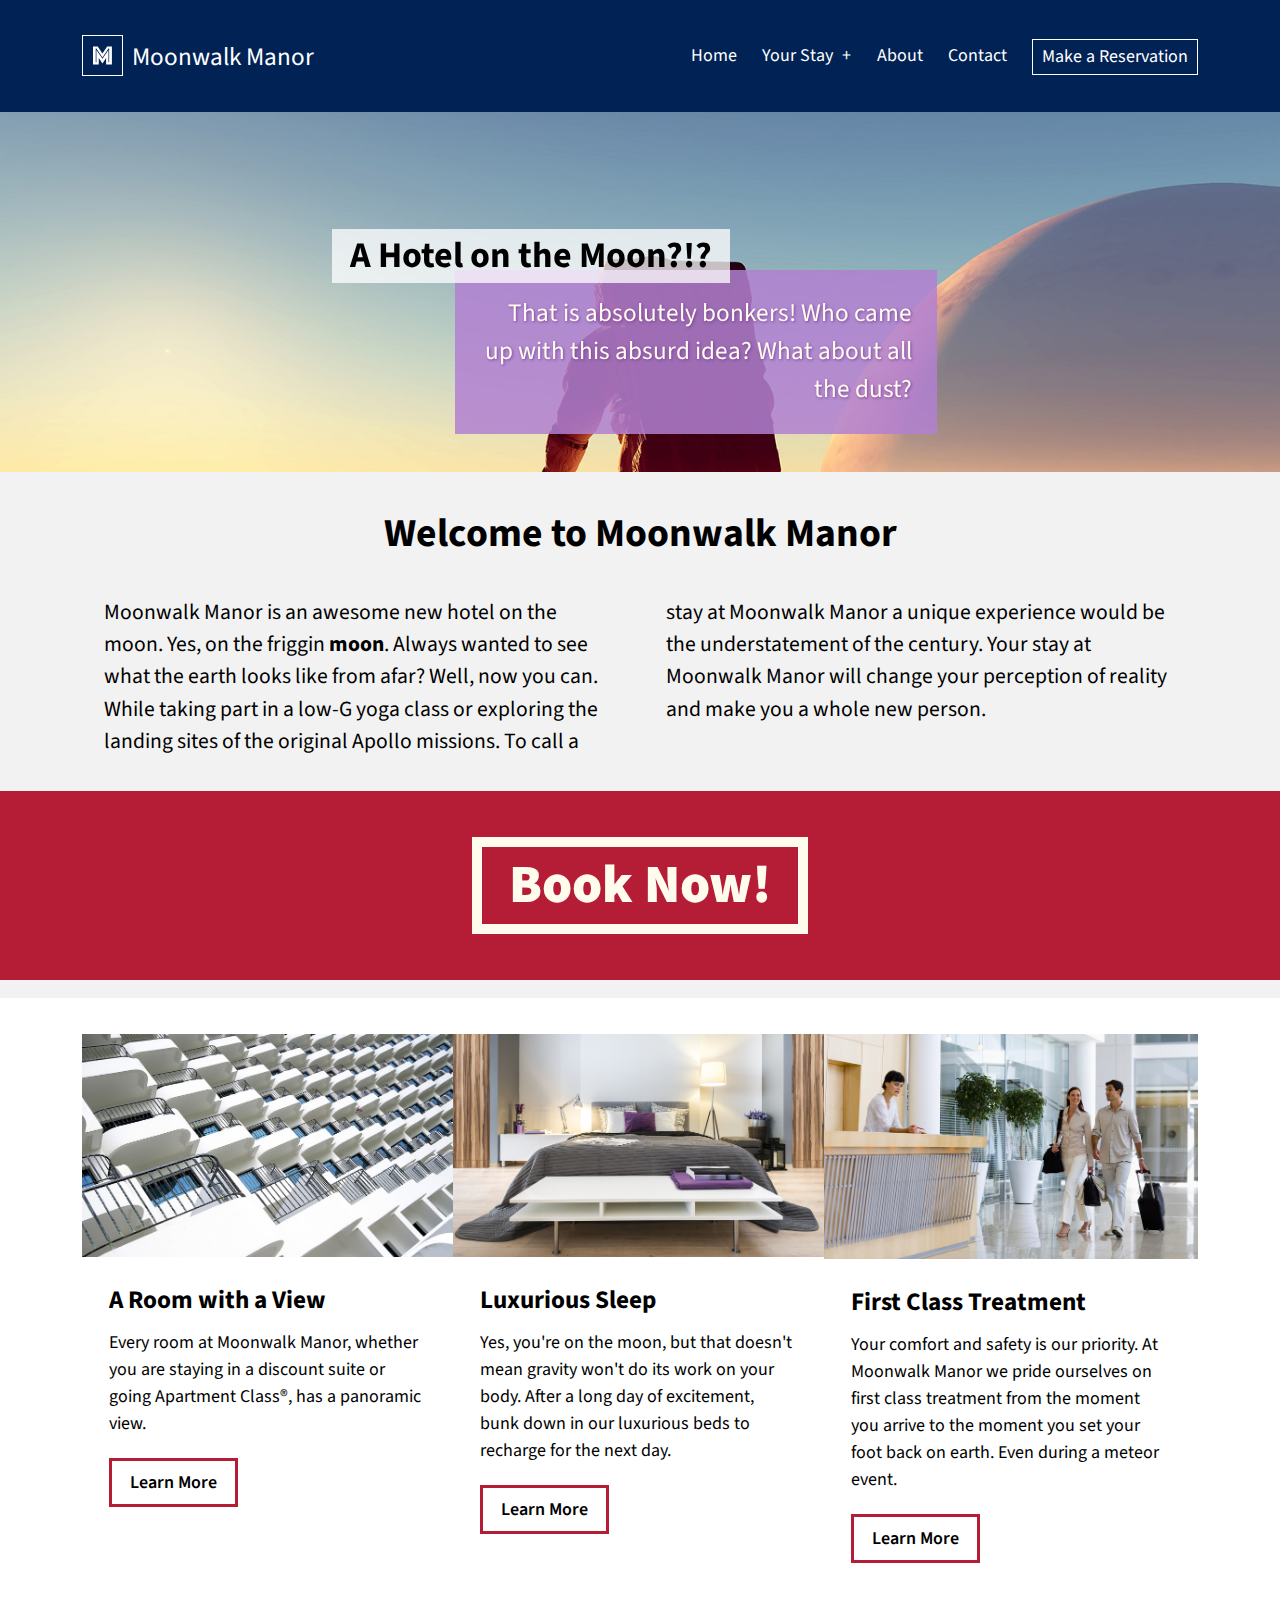
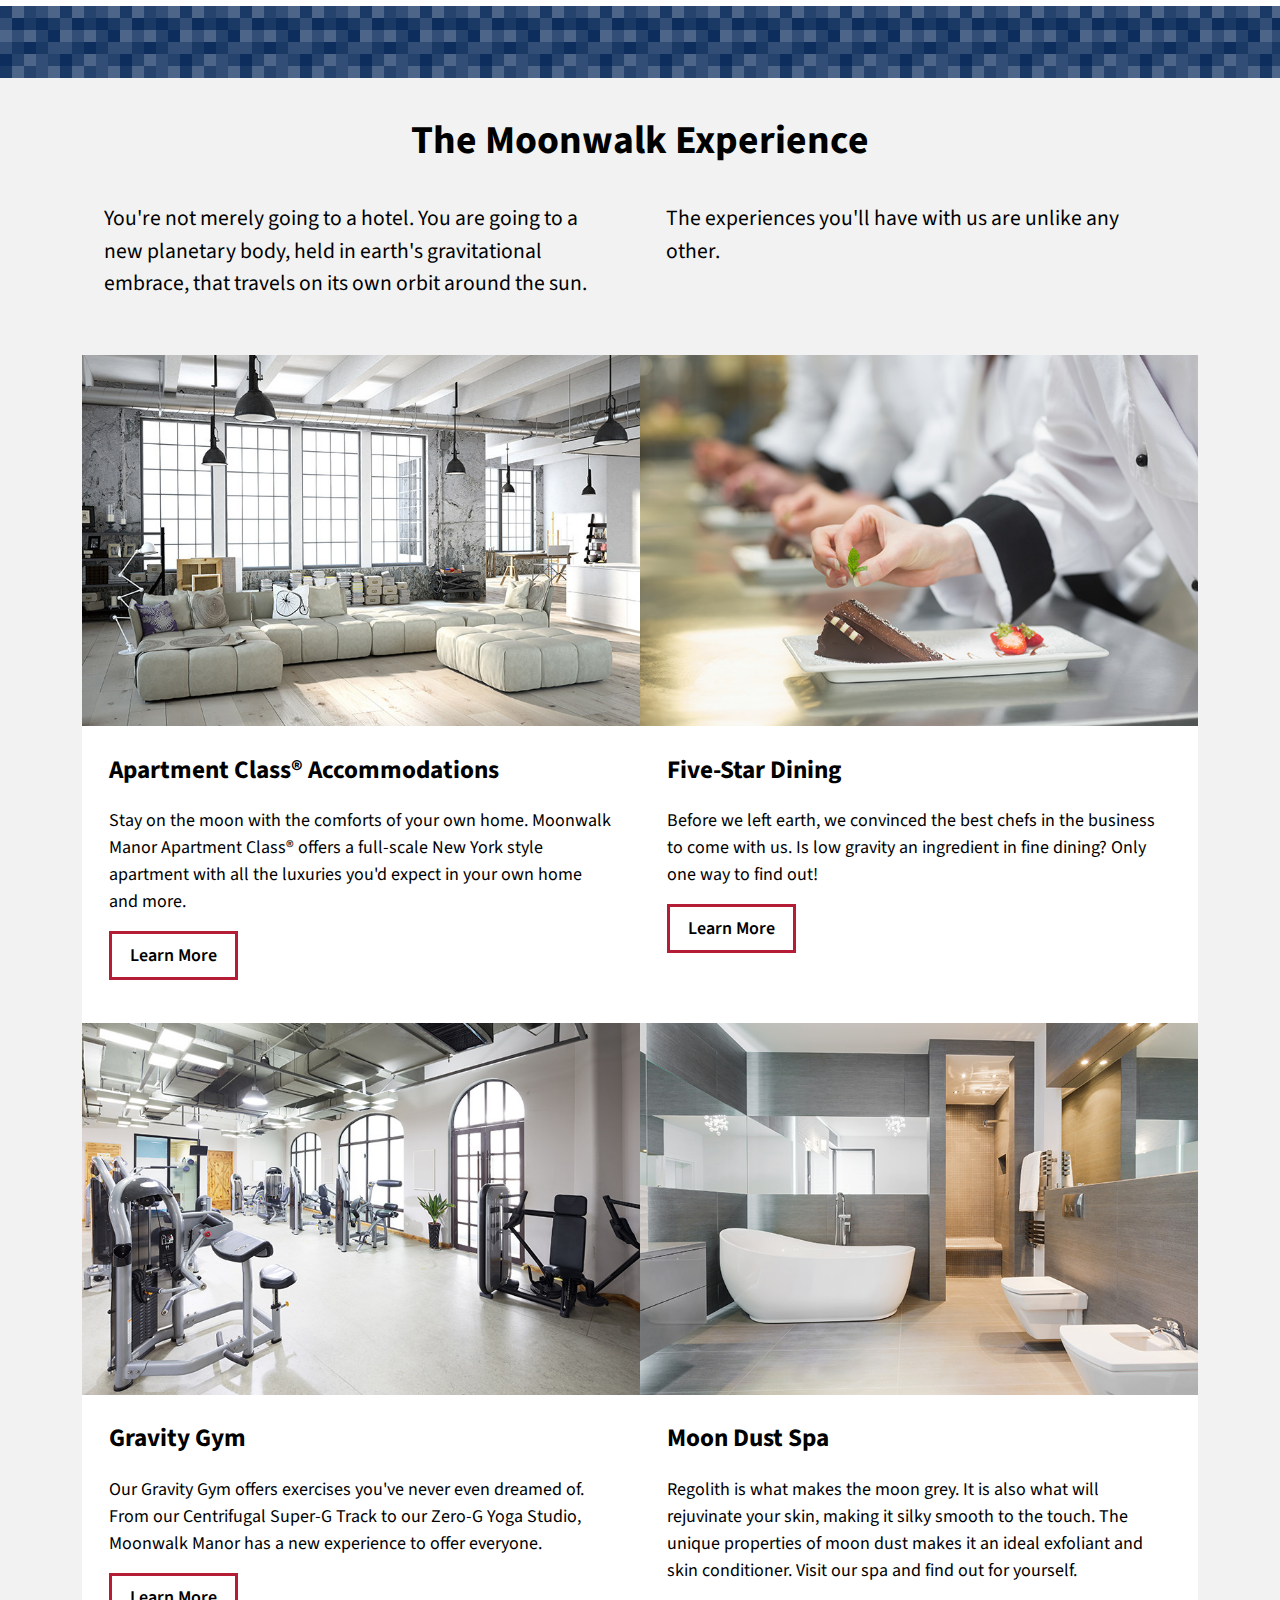
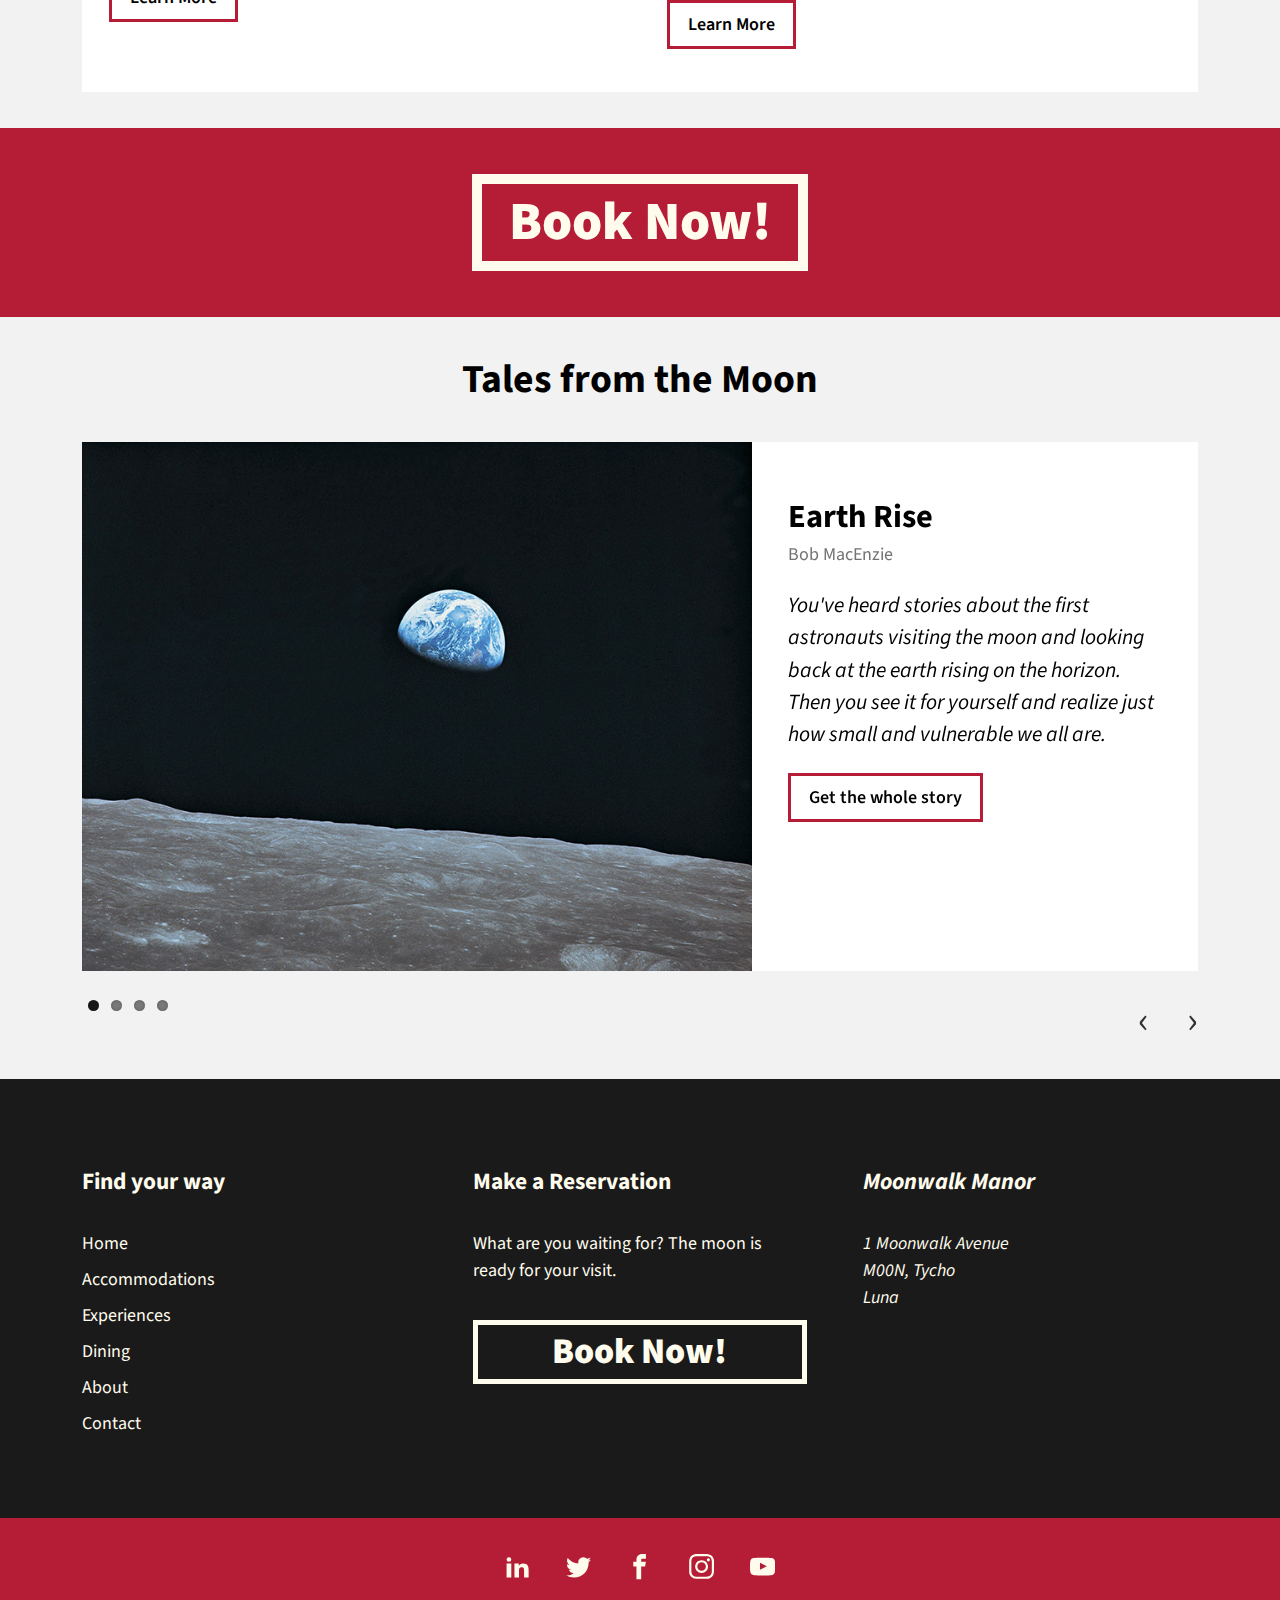
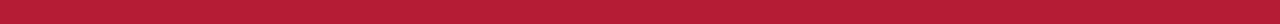
<file: 05_02/index.html>
<!DOCTYPE html>
<html lang="en-US">

<head>
    <meta charset="UTF-8">
    <meta name="viewport" content="width=device-width, initial-scale=1">
    <title>Moonwalk Manor - Your Haven in Space</title>
    <link rel="stylesheet" href="//fonts.googleapis.com/css?family=Source+Sans+Pro:400,400i,700,700i,900,900i" type="text/css" media="all">
    <link rel="stylesheet" href="style-main.css" type="text/css" media="all">

    <script src="JS/libs/flexibility.js"></script>
    <script>
        /*! grunt-grunticon Stylesheet Loader - v2.1.6 | https://github.com/filamentgroup/grunticon | (c) 2015 Scott Jehl, Filament Group, Inc. | MIT license. */
        !function(){function e(e,n,t){"use strict";var o=window.document.createElement("link"),r=n||window.document.getElementsByTagName("script")[0],a=window.document.styleSheets;return o.rel="stylesheet",o.href=e,o.media="only x",r.parentNode.insertBefore(o,r),o.onloadcssdefined=function(e){for(var n,t=0;t<a.length;t++)a[t].href&&a[t].href===o.href&&(n=!0);n?e():setTimeout(function(){o.onloadcssdefined(e)})},o.onloadcssdefined(function(){o.media=t||"all"}),o}function n(e,n){e.onload=function(){e.onload=null,n&&n.call(e)},"isApplicationInstalled"in navigator&&"onloadcssdefined"in e&&e.onloadcssdefined(n)}!function(t){var o=function(r,a){"use strict";if(r&&3===r.length){var i=t.navigator,c=t.document,s=t.Image,d=!(!c.createElementNS||!c.createElementNS("http://www.w3.org/2000/svg","svg").createSVGRect||!c.implementation.hasFeature("http://www.w3.org/TR/SVG11/feature#Image","1.1")||t.opera&&-1===i.userAgent.indexOf("Chrome")||-1!==i.userAgent.indexOf("Series40")),l=new s;l.onerror=function(){o.method="png",o.href=r[2],e(r[2])},l.onload=function(){var t=1===l.width&&1===l.height,i=r[t&&d?0:t?1:2];t&&d?o.method="svg":t?o.method="datapng":o.method="png",o.href=i,n(e(i),a)},l.src="[data-uri]",c.documentElement.className+=" grunticon"}};o.loadCSS=e,o.onloadCSS=n,t.grunticon=o}(this),function(e,n){"use strict";var t=n.document,o="grunticon:",r=function(e){if(t.attachEvent?"complete"===t.readyState:"loading"!==t.readyState)e();else{var n=!1;t.addEventListener("readystatechange",function(){n||(n=!0,e())},!1)}},a=function(e){return n.document.querySelector('link[href$="'+e+'"]')},i=function(e){var n,t,r,a,i,c,s={};if(n=e.sheet,!n)return s;t=n.cssRules?n.cssRules:n.rules;for(var d=0;d<t.length;d++)r=t[d].cssText,a=o+t[d].selectorText,i=r.split(");")[0].match(/US\-ASCII\,([^"']+)/),i&&i[1]&&(c=decodeURIComponent(i[1]),s[a]=c);return s},c=function(e){var n,r,a,i;a="data-grunticon-embed";for(var c in e){i=c.slice(o.length);try{n=t.querySelectorAll(i)}catch(s){continue}r=[];for(var d=0;d<n.length;d++)null!==n[d].getAttribute(a)&&r.push(n[d]);if(r.length)for(d=0;d<r.length;d++)r[d].innerHTML=e[c],r[d].style.backgroundImage="none",r[d].removeAttribute(a)}return r},s=function(n){"svg"===e.method&&r(function(){c(i(a(e.href))),"function"==typeof n&&n()})};e.embedIcons=c,e.getCSS=a,e.getIcons=i,e.ready=r,e.svgLoadedCallback=s,e.embedSVG=s}(grunticon,this)}();
        grunticon(["gfx/icons.data.svg.css", "gfx/icons.data.png.css", "gfx/icons.fallback.css"], grunticon.svgLoadedCallback);
    </script>
    <noscript><link href="gfx/icons.fallback.css" rel="stylesheet"></noscript>
</head>

<body>
    <a class="skip-link screen-reader-text" href="#content">Skip to content</a>

    <header class="masthead clear">
        <div class="site-header centered">
            <div class="site-branding">
                <h1 class="site-title"><a href="/"><span class="icon-mmlogo" data-grunticon-embed></span>Moonwalk Manor</a></h1>
            </div><!-- .site-title -->
            <nav id="multi-level-nav" class="menu multi-level-nav">
                <ul>
                    <li><a href="#">Home</a></li>
                    <li class="has-children">
                        <a href="#">Your Stay<button class="dropdown-toggle" aria-expanded="false"><span class="screen-reader-text">Expand child menu</span></button></a>
                        <ul class="sub-menu">
                            <li><a href="#">Experiences</a></li>
                            <li><a href="#">Dining</a></li>
                            <li><a href="#">Amenities</a></li>
                        </ul>
                    </li>
                    <li><a href="#">About</a></li>
                    <li><a href="#">Contact</a></li>
                    <li><a class="reserve" href="#">Make a Reservation</a></li>
                </ul>
            </nav><!-- #multi-level-nav .multi-level-nav -->
        </div><!-- .centered -->

    </header><!-- .masthead -->

    <div id="showcase" class="promo-area">
        <div class="front-slider flexslider">
            <ul class="slides">
                <li>
                    <img src="images/mainpromo/welcome01.jpg" />
                </li>
                <li>
                    <img src="images/mainpromo/welcome02.jpg" />
                </li>
                <li>
                    <img src="images/mainpromo/welcome03.jpg" />
                </li>
                <li>
                    <img src="images/mainpromo/welcome04.jpg" />
                </li>
            </ul>
        </div><!-- .flexslider -->
        <div class="promo-content">
            <div class="promo-text">
                <h2 class="promo-title">A Hotel on the Moon?!?</h2>
                <p class="promo-lede">That is absolutely bonkers! Who came up with this absurd idea? What about all the dust?</p>
            </div><!-- .promo-text -->
        </div><!-- .promo-content -->
    </div><!-- #showcase .promo-area -->

    <main class="main-area">

        <div class="top-pitch centered">
            <h2 class="main-title">Welcome to Moonwalk Manor</h2>
            <p class="teaser two-column">
                Moonwalk Manor is an awesome new hotel on the moon. Yes, on the friggin <strong>moon</strong>. Always wanted to see what the earth looks like from afar? Well, now you can. While taking part in a low-G yoga class or exploring the landing sites of the original Apollo missions. To call a stay at Moonwalk Manor a unique experience would be the understatement of the century. Your stay at Moonwalk Manor will change your perception of reality and make you a whole new person.
            </p>
        </div><!-- .pitch centered -->
        <div class="cta">
            <a href="#">Book Now!</a>
        </div><!-- .cta -->

        <section class="main-pitch">
            <div class="three-reasons centered">
                <figure class="reason">
                    <a href="">
                        <img src="images/mainpromo/welcome02.jpg" />
                    </a>
                    <figcaption>
                        <h3 class="content-title">A Room with a View</h3>
                        <p>Every room at Moonwalk Manor, whether you are staying in a discount suite or going Apartment Class&reg;, has a panoramic view.</p>
                        <a class="content-button" href="#">Learn More<span class="screen-reader-text"> about the views.</span></a>
                    </figcaption>
                </figure><!-- .reason -->
                <figure class="reason">
                    <a href="">
                        <img src="images/mainpromo/welcome03.jpg" />
                    </a>
                    <figcaption>
                        <h3 class="content-title">Luxurious Sleep</h3>
                        <p>Yes, you're on the moon, but that doesn't mean gravity won't do its work on your body. After a long day of excitement, bunk down in our luxurious beds to recharge for the next day.</p>
                        <a class="content-button" href="#">Learn More<span class="screen-reader-text"> about our amazing beds.</span></a>
                    </figcaption>
                </figure><!-- .reason -->
                <figure class="reason">
                    <a href="">
                        <img src="images/mainpromo/welcome04.jpg" />
                    </a>
                    <figcaption>
                        <h3 class="content-title">First Class Treatment</h3>
                        <p>Your comfort and safety is our priority. At Moonwalk Manor we pride ourselves on first class treatment from the moment you arrive to the moment you set your foot back on earth. Even during a meteor event.</p>
                        <a class="content-button" href="#">Learn More<span class="screen-reader-text"> about meteor shelters and our liability waiver.</span></a>
                    </figcaption>
                </figure><!-- .reason -->
            </div><!-- .three-reasons centered -->
        </section><!-- .main-pitch -->

        <section class="pitch">
            <div class="centered">
                <h2 class="main-title">The Moonwalk Experience</h2>
                <p class="teaser two-column">
                    You're not merely going to a hotel. You are going to a new planetary body, held in earth's gravitational embrace, that travels on its own orbit around the sun. The experiences you'll have with us are unlike any other.
                </p>
            </div><!-- .centered -->
        </section><!-- .pitch centered -->

        <section class="features centered">
            <figure class="feature">
                <a href="#">
                    <img src="images/experience/apartmentclass.jpg" />
                </a>
                <figcaption>
                    <h3 class="content-title">Apartment Class&reg; Accommodations</h3>
                    <p>Stay on the moon with the comforts of your own home. Moonwalk Manor Apartment Class&reg; offers a full-scale New York style apartment with all the luxuries you'd expect in your own home and more.</p>
                    <a class="content-button" href="#">Learn More<span class="screen-reader-text"> about Apartment Class&reg; living.</span></a>
                </figcaption>
            </figure><!-- .feature -->
            <figure class="feature">
                <a href="#">
                    <img src="images/experience/fivestardining.jpg" />
                </a>
                <figcaption>
                    <h3 class="content-title">Five-Star Dining</h3>
                    <p>Before we left earth, we convinced the best chefs in the business to come with us. Is low gravity an ingredient in fine dining? Only one way to find out!</p>
                    <a class="content-button" href="#">Learn More<span class="screen-reader-text"> about Explosive Decompression Ice Cream.</span></a>
                </figcaption>
            </figure><!-- .feature -->
            <figure class="feature">
                <a href="#">
                    <img src="images/experience/gravitygym.jpg" />
                </a>
                <figcaption>
                    <h3 class="content-title">Gravity Gym</h3>
                    <p>Our Gravity Gym offers exercises you've never even dreamed of. From our Centrifugal Super-G Track to our Zero-G Yoga Studio, Moonwalk Manor has a new experience to offer everyone.</p>
                    <a class="content-button" href="#">Learn More<span class="screen-reader-text"> about freefall vertigo.</span></a>
                </figcaption>
            </figure><!-- .feature -->
            <figure class="feature">
                <a href="#">
                    <img src="images/experience/spa.jpg" />
                </a>
                <figcaption>
                    <h3 class="content-title">Moon Dust Spa</h3>
                    <p>Regolith is what makes the moon grey. It is also what will rejuvinate  your skin, making it silky smooth to the touch. The unique properties of moon dust makes it an ideal exfoliant and skin conditioner. Visit our spa and find out for yourself.</p>
                    <a class="content-button" href="#">Learn More<span class="screen-reader-text"> about regolith rash.</span></a>
                </figcaption>
            </figure><!-- .feature -->

        </section><!-- .features centered -->

        <div class="cta">
            <a href="#">Book Now!</a>
        </div><!-- .cta -->

        <h2 class="main-title">Tales from the Moon</h2>
        <section class="stories centered">
            <!-- slider -->
            <div class="story-slider flexslider">
                <ul class="slides">
                    <li>
                        <figure class="story-wrapper">
                            <img src="images/testimonials/bluepebble.jpg" alt="">
                            <figcaption class="story">
                                <h3 class="story-header">Earth Rise</h3>
                                <div class="author">Bob MacEnzie</div>
                                <p>You've heard stories about the first astronauts visiting the moon and looking back at the earth rising on the horizon. Then you see it for yourself and realize just how small and vulnerable we all are.</p>
                                <a href="#" class="content-button">Get the whole story</a>
                            </figcaption>
                        </figure>
                    </li>
                    <li>
                        <figure class="story-wrapper">
                            <img src="images/testimonials/earth.jpg" alt="">
                            <figcaption class="story">
                                <h3 class="story-header">Earth Seen from Heaven</h3>
                                <div class="author">Judy Blench</div>
                                <p>Rising up through the atmosphere, I saw the three-dimensionality of Earth for the first time. I was a flat-earther until that moment, but now I realize the turtles must be in a different dimension.</p>
                                <a href="#" class="content-button">Get the whole story</a>
                            </figcaption>
                        </figure>
                    </li>
                    <li>
                        <figure class="story-wrapper">
                            <img src="images/testimonials/footprint.jpg" alt="">
                            <figcaption class="story">
                                <h3 class="story-header">Footprints in the Regolith</h3>
                                <div class="author">Maiken Endersen</div>
                                <p>One small step for man. A million small footprints from giddy tourists. I wonder if anyone will look at a picture of mine in the future and dream of being the first woman on a new planet.</p>
                                <a href="#" class="content-button">Get the whole story</a>
                            </figcaption>
                        </figure>
                    </li>
                    <li>
                        <figure class="story-wrapper">
                            <img src="images/testimonials/zerog.jpg" alt="">
                            <figcaption class="story">
                                <h3 class="story-header">Falling through gravity</h3>
                                <div class="author">Maiken Endersen</div>
                                <p>I thought I knew yoga and how to control my body. Was I ever wrong. I have learned more about myself in two days in the Zero-G Yoga Studio than I had in 20 years of regular floor-based practice.</p>
                                <a href="#" class="content-button">Get the whole story</a>
                            </figcaption>
                        </figure>
                    </li>
                </ul>
            </div><!-- .story-slider -->
        </section><!-- .stories centered -->

    </main><!-- .main-area -->

    <footer class="footer">
        <section class="footer-widgets centered">
            <div class="widget footer-menu">
                <h4 class="widget-title">Find your way</h4>
                <ul>
                    <li><a href="#">Home</a></li>
                    <li><a href="#">Accommodations</a></li>
                    <li><a href="#">Experiences</a></li>
                    <li><a href="#">Dining</a></li>
                    <li><a href="#">About</a></li>
                    <li><a href="#">Contact</a></li>
                </ul>
            </div><!-- .widget -->
            <div class="widget footer-cta">
                <h4 class="widget-title">Make a Reservation</h4>
                <p>What are you waiting for? The moon is ready for your visit.</p>
                <a href="#">Book Now!</a>

            </div><!-- .widget -->
            <div class="widget footer-address">
                <address>
                    <h4 class="widget-title">Moonwalk Manor</h4>
                    <p>
                        1 Moonwalk Avenue<br>
                        M00N, Tycho<br>
                        Luna
                    </p>
                </address>
            </div><!-- .widget -->
        </section><!-- .footer-widgets -->
        <nav class="social-nav" role="navigation">
            <ul>
                <li><a class="icon-linkedin" data-grunticon-embed href="https://linkedin.com"><span class="screen-reader-text">LinkedIn</span></a></li>
                <li><a class="icon-twitter" data-grunticon-embed href="https://twitter.com"><span class="screen-reader-text">Twitter</span></a></li>
                <li><a class="icon-facebook" data-grunticon-embed href="https://facebook.com"><span class="screen-reader-text">Facebook</span></a></li>
                <li><a class="icon-instagram" data-grunticon-embed href="https://instagram.com"><span class="screen-reader-text">Instagram</span></a></li>
                <li><a class="icon-youtube" data-grunticon-embed href="https://youtube.com"><span class="screen-reader-text">YouTube</span></a></li>
            </ul>
        </nav><!-- .social-nav -->
    </footer><!-- .footer -->

    <script src="JS/libs/jquery-2.1.3.min.js"></script>
    <script src="JS/libs/jquery.flexslider-min.js"></script>
    <script src="JS/menu-toggle.js"></script>
    <script src="JS/flexslider.js"></script>

</body>

</html>
</file>
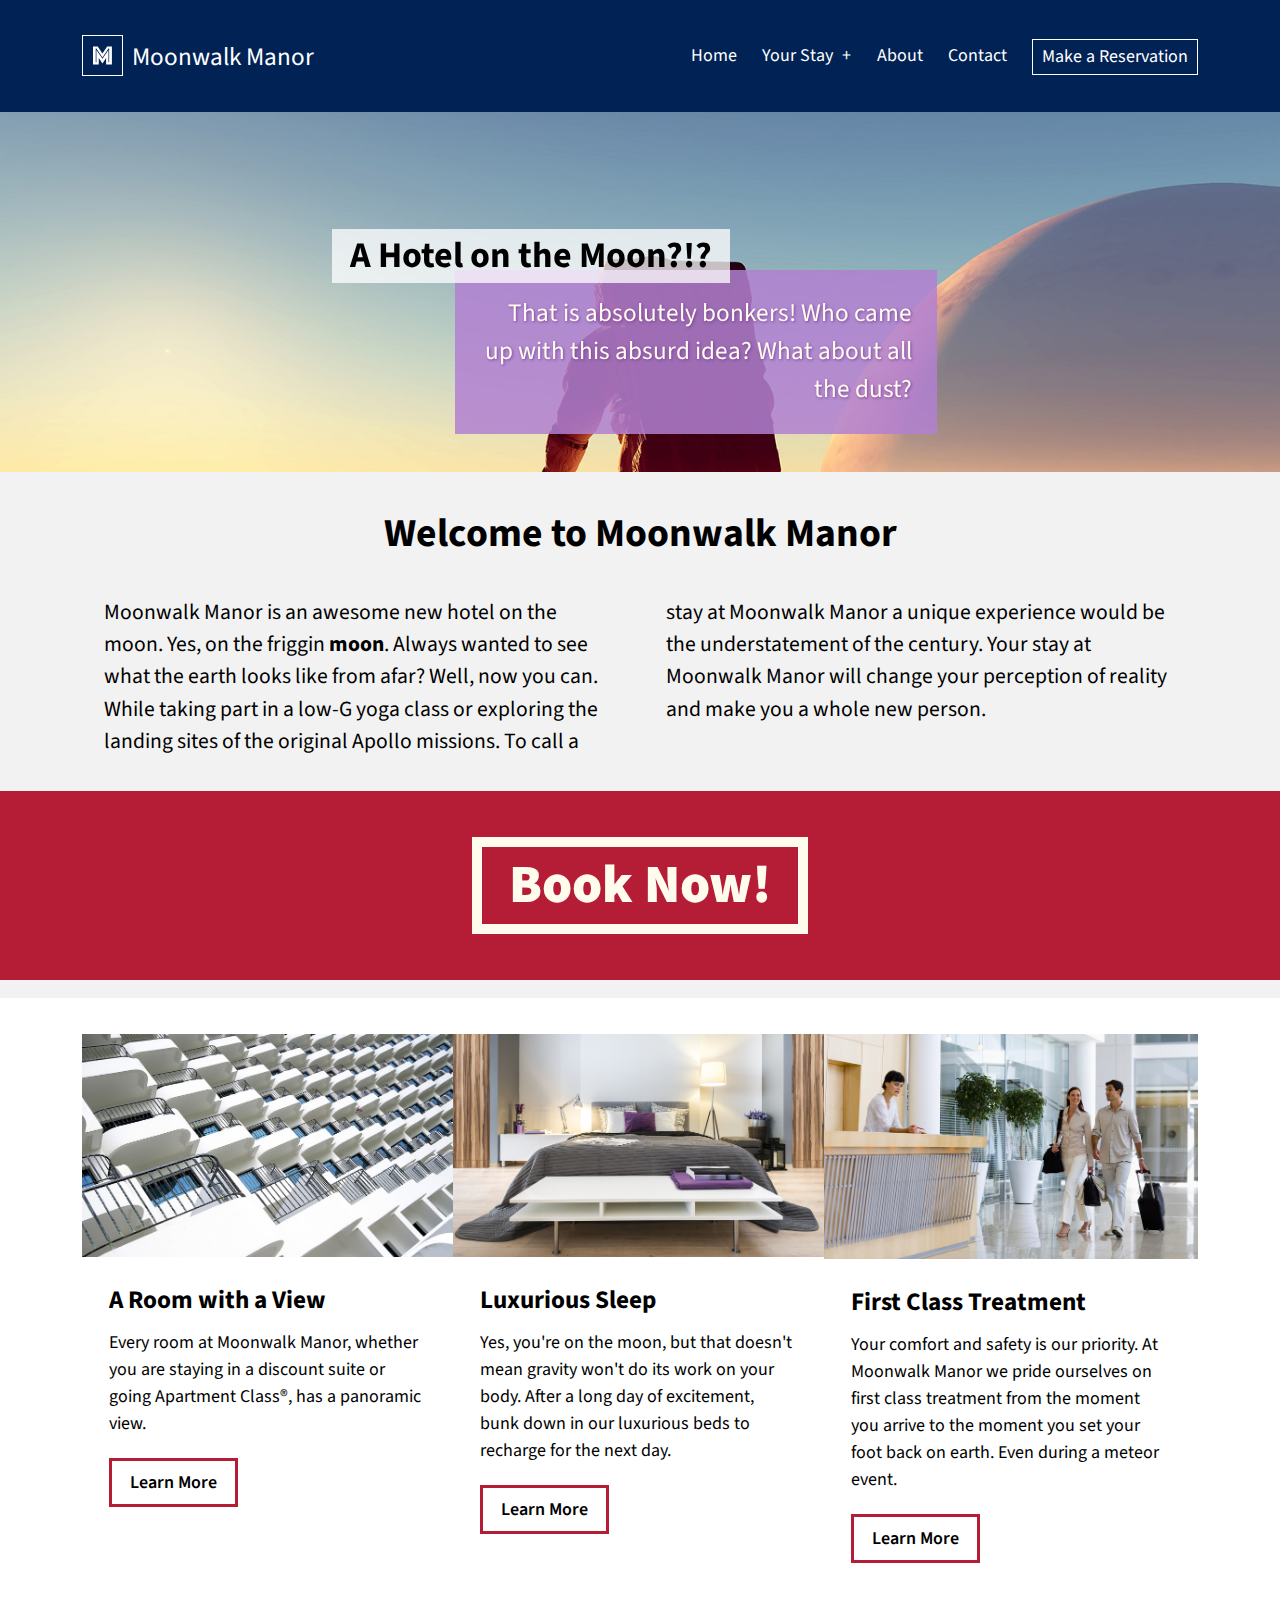
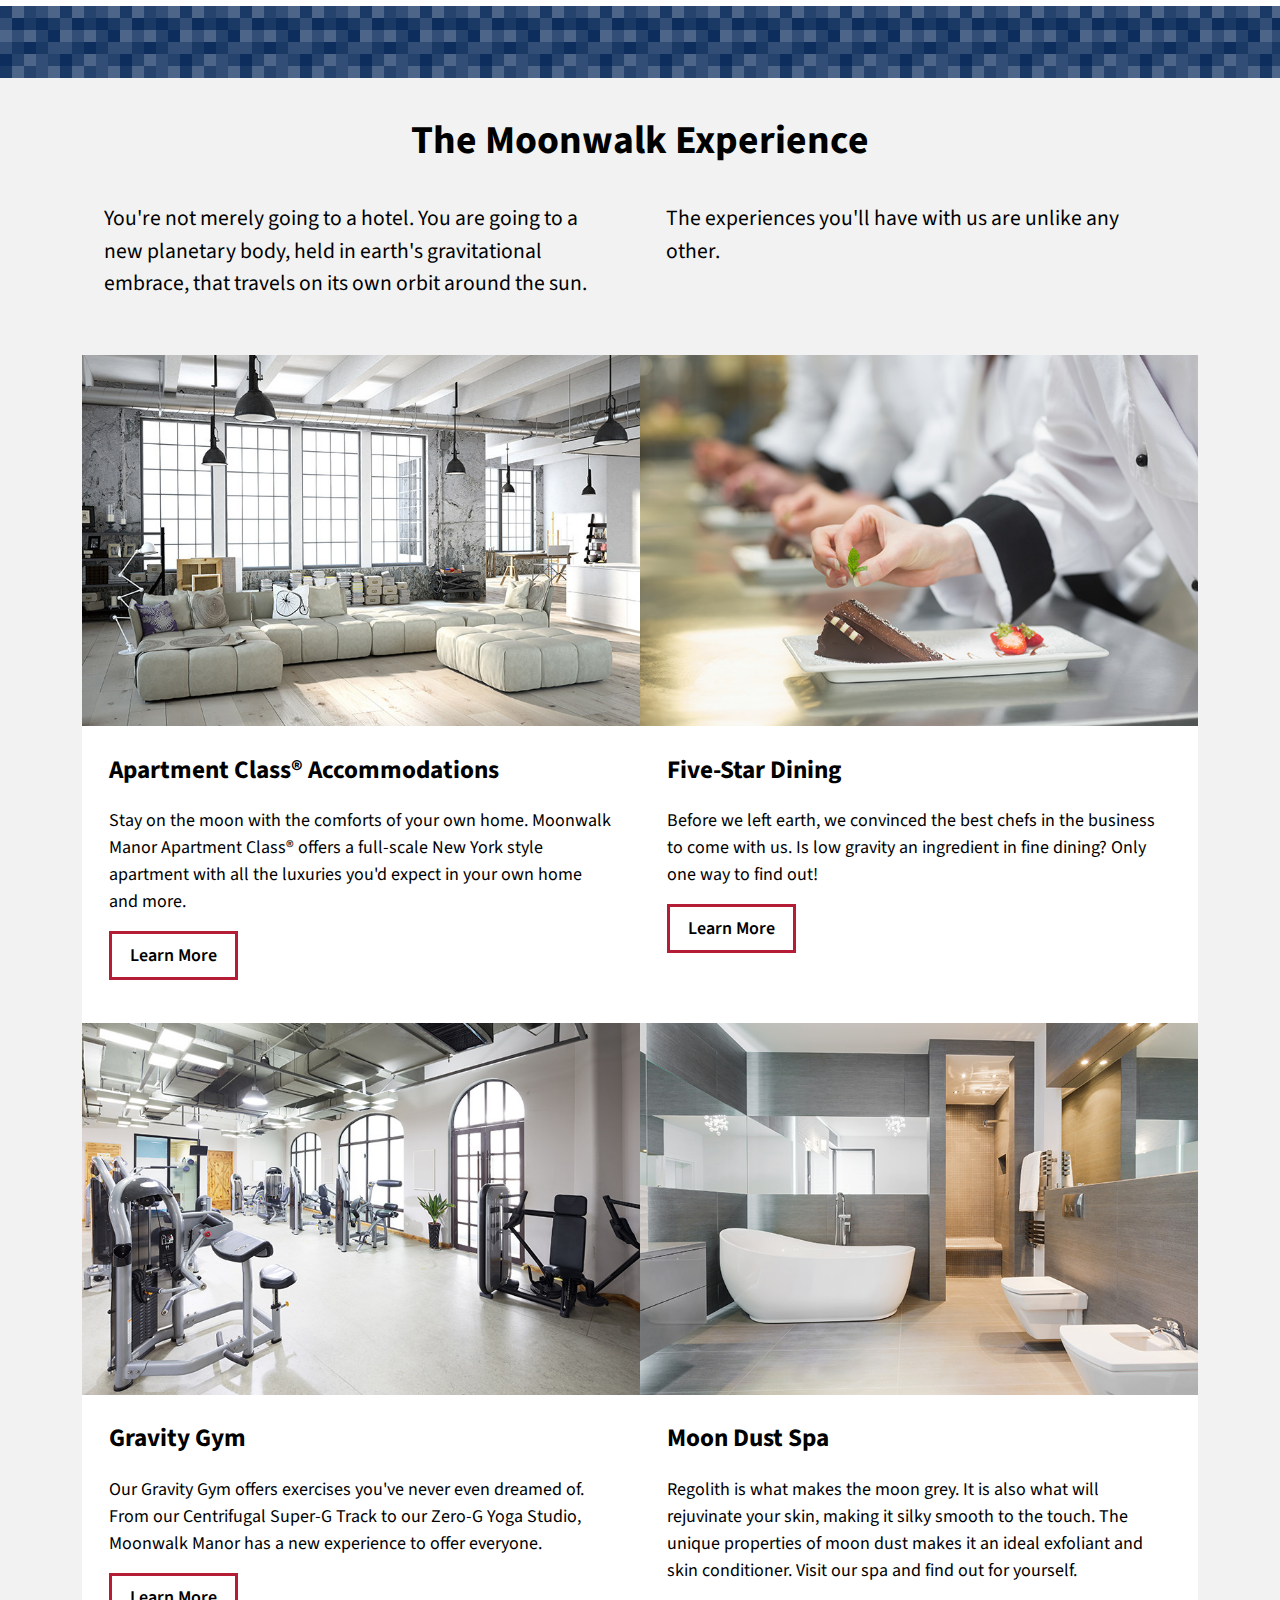
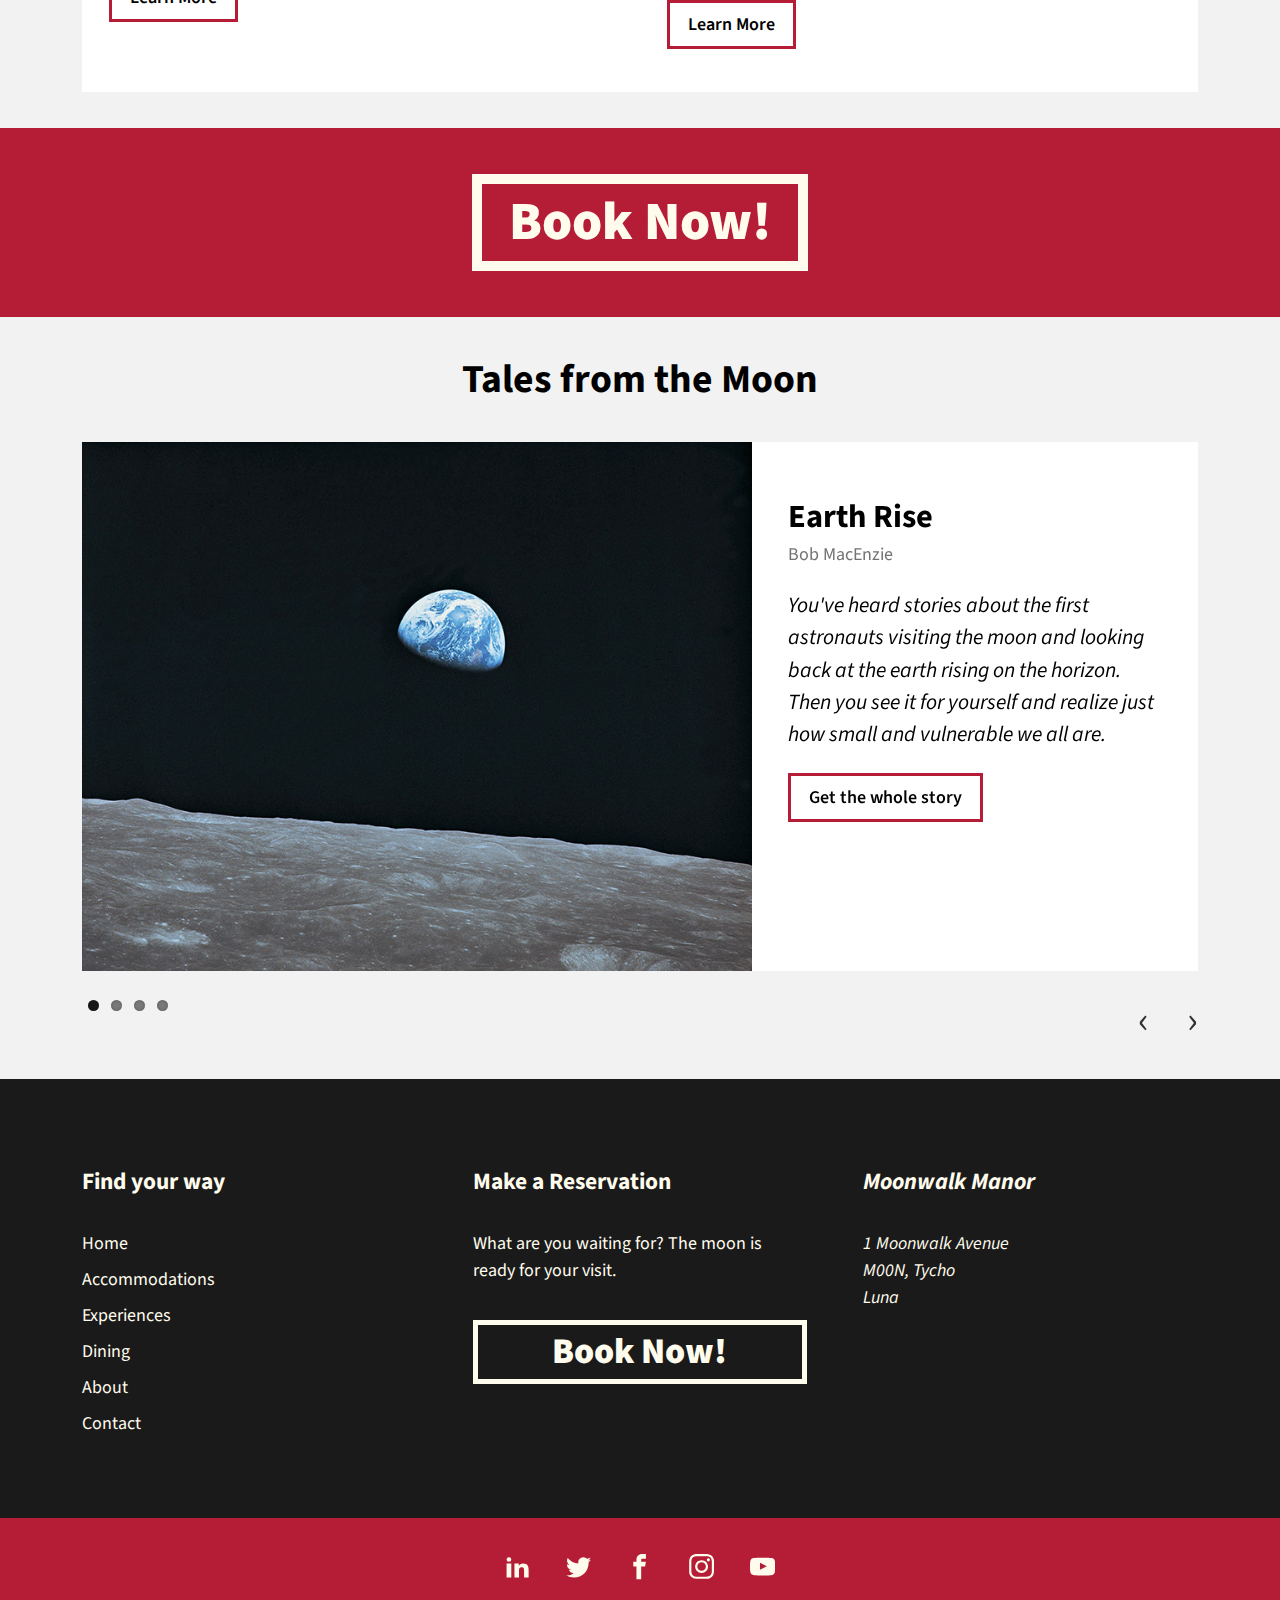
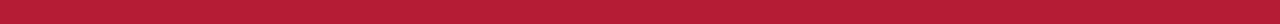
<file: 05_05/index.html>
<!DOCTYPE html>
<html lang="en-US">

<head>
    <meta charset="UTF-8">
    <meta name="viewport" content="width=device-width, initial-scale=1">
    <title>Moonwalk Manor - Your Haven in Space</title>
    <link rel="stylesheet" href="//fonts.googleapis.com/css?family=Source+Sans+Pro:400,400i,700,700i,900,900i" type="text/css" media="all">
    <link rel="stylesheet" href="style-main.css" type="text/css" media="all">

    <script src="JS/script.js" defer></script>
    <script src="JS/libs/flexibility.js"></script>
    <script>
        /*! grunt-grunticon Stylesheet Loader - v2.1.6 | https://github.com/filamentgroup/grunticon | (c) 2015 Scott Jehl, Filament Group, Inc. | MIT license. */
        !function(){function e(e,n,t){"use strict";var o=window.document.createElement("link"),r=n||window.document.getElementsByTagName("script")[0],a=window.document.styleSheets;return o.rel="stylesheet",o.href=e,o.media="only x",r.parentNode.insertBefore(o,r),o.onloadcssdefined=function(e){for(var n,t=0;t<a.length;t++)a[t].href&&a[t].href===o.href&&(n=!0);n?e():setTimeout(function(){o.onloadcssdefined(e)})},o.onloadcssdefined(function(){o.media=t||"all"}),o}function n(e,n){e.onload=function(){e.onload=null,n&&n.call(e)},"isApplicationInstalled"in navigator&&"onloadcssdefined"in e&&e.onloadcssdefined(n)}!function(t){var o=function(r,a){"use strict";if(r&&3===r.length){var i=t.navigator,c=t.document,s=t.Image,d=!(!c.createElementNS||!c.createElementNS("http://www.w3.org/2000/svg","svg").createSVGRect||!c.implementation.hasFeature("http://www.w3.org/TR/SVG11/feature#Image","1.1")||t.opera&&-1===i.userAgent.indexOf("Chrome")||-1!==i.userAgent.indexOf("Series40")),l=new s;l.onerror=function(){o.method="png",o.href=r[2],e(r[2])},l.onload=function(){var t=1===l.width&&1===l.height,i=r[t&&d?0:t?1:2];t&&d?o.method="svg":t?o.method="datapng":o.method="png",o.href=i,n(e(i),a)},l.src="[data-uri]",c.documentElement.className+=" grunticon"}};o.loadCSS=e,o.onloadCSS=n,t.grunticon=o}(this),function(e,n){"use strict";var t=n.document,o="grunticon:",r=function(e){if(t.attachEvent?"complete"===t.readyState:"loading"!==t.readyState)e();else{var n=!1;t.addEventListener("readystatechange",function(){n||(n=!0,e())},!1)}},a=function(e){return n.document.querySelector('link[href$="'+e+'"]')},i=function(e){var n,t,r,a,i,c,s={};if(n=e.sheet,!n)return s;t=n.cssRules?n.cssRules:n.rules;for(var d=0;d<t.length;d++)r=t[d].cssText,a=o+t[d].selectorText,i=r.split(");")[0].match(/US\-ASCII\,([^"']+)/),i&&i[1]&&(c=decodeURIComponent(i[1]),s[a]=c);return s},c=function(e){var n,r,a,i;a="data-grunticon-embed";for(var c in e){i=c.slice(o.length);try{n=t.querySelectorAll(i)}catch(s){continue}r=[];for(var d=0;d<n.length;d++)null!==n[d].getAttribute(a)&&r.push(n[d]);if(r.length)for(d=0;d<r.length;d++)r[d].innerHTML=e[c],r[d].style.backgroundImage="none",r[d].removeAttribute(a)}return r},s=function(n){"svg"===e.method&&r(function(){c(i(a(e.href))),"function"==typeof n&&n()})};e.embedIcons=c,e.getCSS=a,e.getIcons=i,e.ready=r,e.svgLoadedCallback=s,e.embedSVG=s}(grunticon,this)}();
        grunticon(["gfx/icons.data.svg.css", "gfx/icons.data.png.css", "gfx/icons.fallback.css"], grunticon.svgLoadedCallback);
    </script>
    <noscript><link href="gfx/icons.fallback.css" rel="stylesheet"></noscript>
</head>

<body>
    <a class="skip-link screen-reader-text" href="#content">Skip to content</a>

    <header class="masthead clear">
        <div class="site-header centered">
            <div class="site-branding">
                <h1 class="site-title"><a href="/"><span class="icon-mmlogo" data-grunticon-embed></span>Moonwalk Manor</a></h1>
            </div><!-- .site-title -->
            <nav id="multi-level-nav" class="menu multi-level-nav">
                <ul>
                    <li><a href="#">Home</a></li>
                    <li class="has-children">
                        <a href="#">Your Stay<button class="dropdown-toggle" aria-expanded="false"><span class="screen-reader-text">Expand child menu</span></button></a>
                        <ul class="sub-menu">
                            <li><a href="#">Experiences</a></li>
                            <li><a href="#">Dining</a></li>
                            <li><a href="#">Amenities</a></li>
                        </ul>
                    </li>
                    <li><a href="#">About</a></li>
                    <li><a href="#">Contact</a></li>
                    <li><a class="reserve" href="#">Make a Reservation</a></li>
                </ul>
            </nav><!-- #multi-level-nav .multi-level-nav -->
        </div><!-- .centered -->

    </header><!-- .masthead -->

    <div id="showcase" class="promo-area">
        <div class="front-slider flexslider">
            <ul class="slides">
                <li>
                    <img src="images/mainpromo/welcome01.jpg" />
                </li>
                <li>
                    <img src="images/mainpromo/welcome02.jpg" />
                </li>
                <li>
                    <img src="images/mainpromo/welcome03.jpg" />
                </li>
                <li>
                    <img src="images/mainpromo/welcome04.jpg" />
                </li>
            </ul>
        </div><!-- .flexslider -->
        <div class="promo-content">
            <div class="promo-text">
                <h2 class="promo-title">A Hotel on the Moon?!?</h2>
                <p class="promo-lede">That is absolutely bonkers! Who came up with this absurd idea? What about all the dust?</p>
            </div><!-- .promo-text -->
        </div><!-- .promo-content -->
    </div><!-- #showcase .promo-area -->

    <main class="main-area">

        <div class="top-pitch centered">
            <h2 class="main-title">Welcome to Moonwalk Manor</h2>
            <p class="teaser two-column">
                Moonwalk Manor is an awesome new hotel on the moon. Yes, on the friggin <strong>moon</strong>. Always wanted to see what the earth looks like from afar? Well, now you can. While taking part in a low-G yoga class or exploring the landing sites of the original Apollo missions. To call a stay at Moonwalk Manor a unique experience would be the understatement of the century. Your stay at Moonwalk Manor will change your perception of reality and make you a whole new person.
            </p>
        </div><!-- .pitch centered -->
        <div class="cta">
            <a href="#">Book Now!</a>
        </div><!-- .cta -->

        <section class="main-pitch">
            <div class="three-reasons centered">
                <figure class="reason">
                    <a href="">
                        <img src="images/mainpromo/welcome02.jpg" />
                    </a>
                    <figcaption>
                        <h3 class="content-title">A Room with a View</h3>
                        <p>Every room at Moonwalk Manor, whether you are staying in a discount suite or going Apartment Class&reg;, has a panoramic view.</p>
                        <a class="content-button" href="#">Learn More<span class="screen-reader-text"> about the views.</span></a>
                    </figcaption>
                </figure><!-- .reason -->
                <figure class="reason">
                    <a href="">
                        <img src="images/mainpromo/welcome03.jpg" />
                    </a>
                    <figcaption>
                        <h3 class="content-title">Luxurious Sleep</h3>
                        <p>Yes, you're on the moon, but that doesn't mean gravity won't do its work on your body. After a long day of excitement, bunk down in our luxurious beds to recharge for the next day.</p>
                        <a class="content-button" href="#">Learn More<span class="screen-reader-text"> about our amazing beds.</span></a>
                    </figcaption>
                </figure><!-- .reason -->
                <figure class="reason">
                    <a href="">
                        <img src="images/mainpromo/welcome04.jpg" />
                    </a>
                    <figcaption>
                        <h3 class="content-title">First Class Treatment</h3>
                        <p>Your comfort and safety is our priority. At Moonwalk Manor we pride ourselves on first class treatment from the moment you arrive to the moment you set your foot back on earth. Even during a meteor event.</p>
                        <a class="content-button" href="#">Learn More<span class="screen-reader-text"> about meteor shelters and our liability waiver.</span></a>
                    </figcaption>
                </figure><!-- .reason -->
            </div><!-- .three-reasons centered -->
        </section><!-- .main-pitch -->

        <section class="pitch">
            <div class="centered">
                <h2 class="main-title">The Moonwalk Experience</h2>
                <p class="teaser two-column">
                    You're not merely going to a hotel. You are going to a new planetary body, held in earth's gravitational embrace, that travels on its own orbit around the sun. The experiences you'll have with us are unlike any other.
                </p>
            </div><!-- .centered -->
        </section><!-- .pitch centered -->

        <section class="features centered">
            <figure class="feature">
                <a href="#">
                    <img src="images/experience/apartmentclass.jpg" />
                </a>
                <figcaption>
                    <h3 class="content-title">Apartment Class&reg; Accommodations</h3>
                    <p>Stay on the moon with the comforts of your own home. Moonwalk Manor Apartment Class&reg; offers a full-scale New York style apartment with all the luxuries you'd expect in your own home and more.</p>
                    <a class="content-button" href="#">Learn More<span class="screen-reader-text"> about Apartment Class&reg; living.</span></a>
                </figcaption>
            </figure><!-- .feature -->
            <figure class="feature">
                <a href="#">
                    <img src="images/experience/fivestardining.jpg" />
                </a>
                <figcaption>
                    <h3 class="content-title">Five-Star Dining</h3>
                    <p>Before we left earth, we convinced the best chefs in the business to come with us. Is low gravity an ingredient in fine dining? Only one way to find out!</p>
                    <a class="content-button" href="#">Learn More<span class="screen-reader-text"> about Explosive Decompression Ice Cream.</span></a>
                </figcaption>
            </figure><!-- .feature -->
            <figure class="feature">
                <a href="#">
                    <img src="images/experience/gravitygym.jpg" />
                </a>
                <figcaption>
                    <h3 class="content-title">Gravity Gym</h3>
                    <p>Our Gravity Gym offers exercises you've never even dreamed of. From our Centrifugal Super-G Track to our Zero-G Yoga Studio, Moonwalk Manor has a new experience to offer everyone.</p>
                    <a class="content-button" href="#">Learn More<span class="screen-reader-text"> about freefall vertigo.</span></a>
                </figcaption>
            </figure><!-- .feature -->
            <figure class="feature">
                <a href="#">
                    <img src="images/experience/spa.jpg" />
                </a>
                <figcaption>
                    <h3 class="content-title">Moon Dust Spa</h3>
                    <p>Regolith is what makes the moon grey. It is also what will rejuvinate  your skin, making it silky smooth to the touch. The unique properties of moon dust makes it an ideal exfoliant and skin conditioner. Visit our spa and find out for yourself.</p>
                    <a class="content-button" href="#">Learn More<span class="screen-reader-text"> about regolith rash.</span></a>
                </figcaption>
            </figure><!-- .feature -->

        </section><!-- .features centered -->

        <div class="cta">
            <a href="#">Book Now!</a>
        </div><!-- .cta -->

        <h2 class="main-title">Tales from the Moon</h2>
        <section class="stories centered">
            <!-- slider -->
            <div class="story-slider flexslider">
                <ul class="slides">
                    <li>
                        <figure class="story-wrapper">
                            <img src="images/testimonials/bluepebble.jpg" alt="">
                            <figcaption class="story">
                                <h3 class="story-header">Earth Rise</h3>
                                <div class="author">Bob MacEnzie</div>
                                <p>You've heard stories about the first astronauts visiting the moon and looking back at the earth rising on the horizon. Then you see it for yourself and realize just how small and vulnerable we all are.</p>
                                <a href="#" class="content-button">Get the whole story</a>
                            </figcaption>
                        </figure>
                    </li>
                    <li>
                        <figure class="story-wrapper">
                            <img src="images/testimonials/earth.jpg" alt="">
                            <figcaption class="story">
                                <h3 class="story-header">Earth Seen from Heaven</h3>
                                <div class="author">Judy Blench</div>
                                <p>Rising up through the atmosphere, I saw the three-dimensionality of Earth for the first time. I was a flat-earther until that moment, but now I realize the turtles must be in a different dimension.</p>
                                <a href="#" class="content-button">Get the whole story</a>
                            </figcaption>
                        </figure>
                    </li>
                    <li>
                        <figure class="story-wrapper">
                            <img src="images/testimonials/footprint.jpg" alt="">
                            <figcaption class="story">
                                <h3 class="story-header">Footprints in the Regolith</h3>
                                <div class="author">Maiken Endersen</div>
                                <p>One small step for man. A million small footprints from giddy tourists. I wonder if anyone will look at a picture of mine in the future and dream of being the first woman on a new planet.</p>
                                <a href="#" class="content-button">Get the whole story</a>
                            </figcaption>
                        </figure>
                    </li>
                    <li>
                        <figure class="story-wrapper">
                            <img src="images/testimonials/zerog.jpg" alt="">
                            <figcaption class="story">
                                <h3 class="story-header">Falling through gravity</h3>
                                <div class="author">Maiken Endersen</div>
                                <p>I thought I knew yoga and how to control my body. Was I ever wrong. I have learned more about myself in two days in the Zero-G Yoga Studio than I had in 20 years of regular floor-based practice.</p>
                                <a href="#" class="content-button">Get the whole story</a>
                            </figcaption>
                        </figure>
                    </li>
                </ul>
            </div><!-- .story-slider -->
        </section><!-- .stories centered -->

    </main><!-- .main-area -->

    <footer class="footer">
        <section class="footer-widgets centered">
            <div class="widget footer-menu">
                <h4 class="widget-title">Find your way</h4>
                <ul>
                    <li><a href="#">Home</a></li>
                    <li><a href="#">Accommodations</a></li>
                    <li><a href="#">Experiences</a></li>
                    <li><a href="#">Dining</a></li>
                    <li><a href="#">About</a></li>
                    <li><a href="#">Contact</a></li>
                </ul>
            </div><!-- .widget -->
            <div class="widget footer-cta">
                <h4 class="widget-title">Make a Reservation</h4>
                <p>What are you waiting for? The moon is ready for your visit.</p>
                <a href="#">Book Now!</a>

            </div><!-- .widget -->
            <div class="widget footer-address">
                <address>
                    <h4 class="widget-title">Moonwalk Manor</h4>
                    <p>
                        1 Moonwalk Avenue<br>
                        M00N, Tycho<br>
                        Luna
                    </p>
                </address>
            </div><!-- .widget -->
        </section><!-- .footer-widgets -->
        <nav class="social-nav" role="navigation">
            <ul>
                <li><a class="icon-linkedin" data-grunticon-embed href="https://linkedin.com"><span class="screen-reader-text">LinkedIn</span></a></li>
                <li><a class="icon-twitter" data-grunticon-embed href="https://twitter.com"><span class="screen-reader-text">Twitter</span></a></li>
                <li><a class="icon-facebook" data-grunticon-embed href="https://facebook.com"><span class="screen-reader-text">Facebook</span></a></li>
                <li><a class="icon-instagram" data-grunticon-embed href="https://instagram.com"><span class="screen-reader-text">Instagram</span></a></li>
                <li><a class="icon-youtube" data-grunticon-embed href="https://youtube.com"><span class="screen-reader-text">YouTube</span></a></li>
            </ul>
        </nav><!-- .social-nav -->
    </footer><!-- .footer -->

    <script src="JS/libs/jquery-2.1.3.min.js"></script>
    <script src="JS/libs/jquery.flexslider-min.js"></script>
    <script src="JS/menu-toggle.js"></script>
    <script src="JS/flexslider.js"></script>

</body>

</html>
</file>
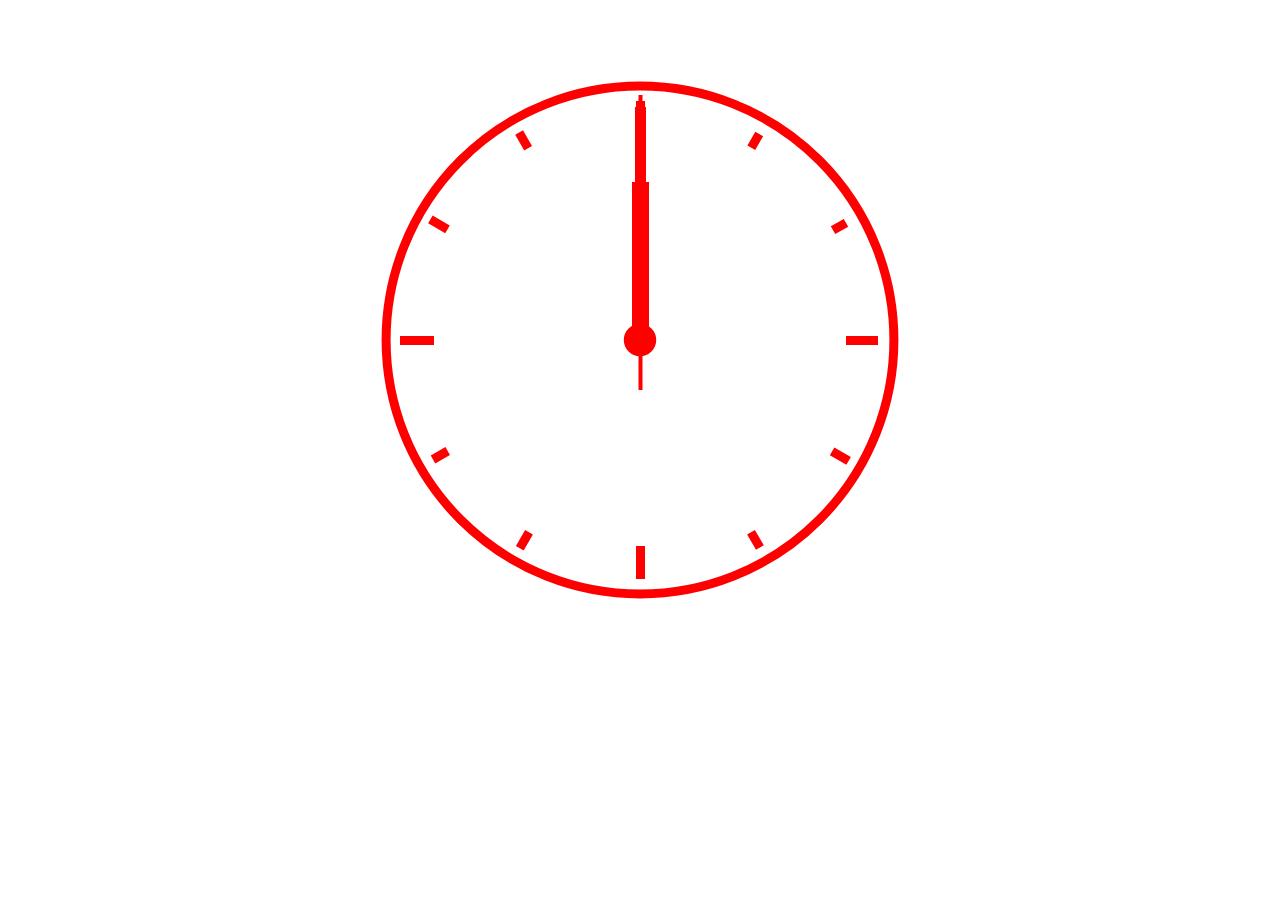
<file: 06_02/index.html>
<!DOCTYPE html>
<html lang="en-US">

<head>
    <meta charset="UTF-8">
    <meta name="viewport" content="width=device-width, initial-scale=1">
    <title>A Digital Analog Clock</title>
    <link rel="stylesheet" href="style.css" type="text/css" media="all">
    <script src="script.js" defer></script>
</head>

<body>
<main class="main">
    <div class="clockbox">
        <svg id="clock" xmlns="http://www.w3.org/2000/svg" width="600" height="600" viewBox="0 0 600 600">
            <g id="face">
                <circle class="circle" cx="300" cy="300" r="253.9"/>
                <path class="hour-marks" d="M300.5 94V61M506 300.5h32M300.5 506v33M94 300.5H60M411.3 107.8l7.9-13.8M493 190.2l13-7.4M492.1 411.4l16.5 9.5M411 492.3l8.9 15.3M189 492.3l-9.2 15.9M107.7 411L93 419.5M107.5 189.3l-17.1-9.9M188.1 108.2l-9-15.6"/>
                <circle class="mid-circle" cx="300" cy="300" r="16.2"/>
            </g>
            <g id="hour">
                <path class="hour-arm" d="M300.5 298V142"/>
                <circle class="sizing-box" cx="300" cy="300" r="253.9"/>
            </g>
            <g id="minute">
                <path class="minute-arm" d="M300.5 298V67"/>
                <circle class="sizing-box" cx="300" cy="300" r="253.9"/>
            </g>
            <g id="second">
                <path class="second-arm" d="M300.5 350V55"/>
                <circle class="sizing-box" cx="300" cy="300" r="253.9"/>
            </g>
        </svg>
    </div><!-- .clockbox -->
</main>

</body>

</html>
</file>
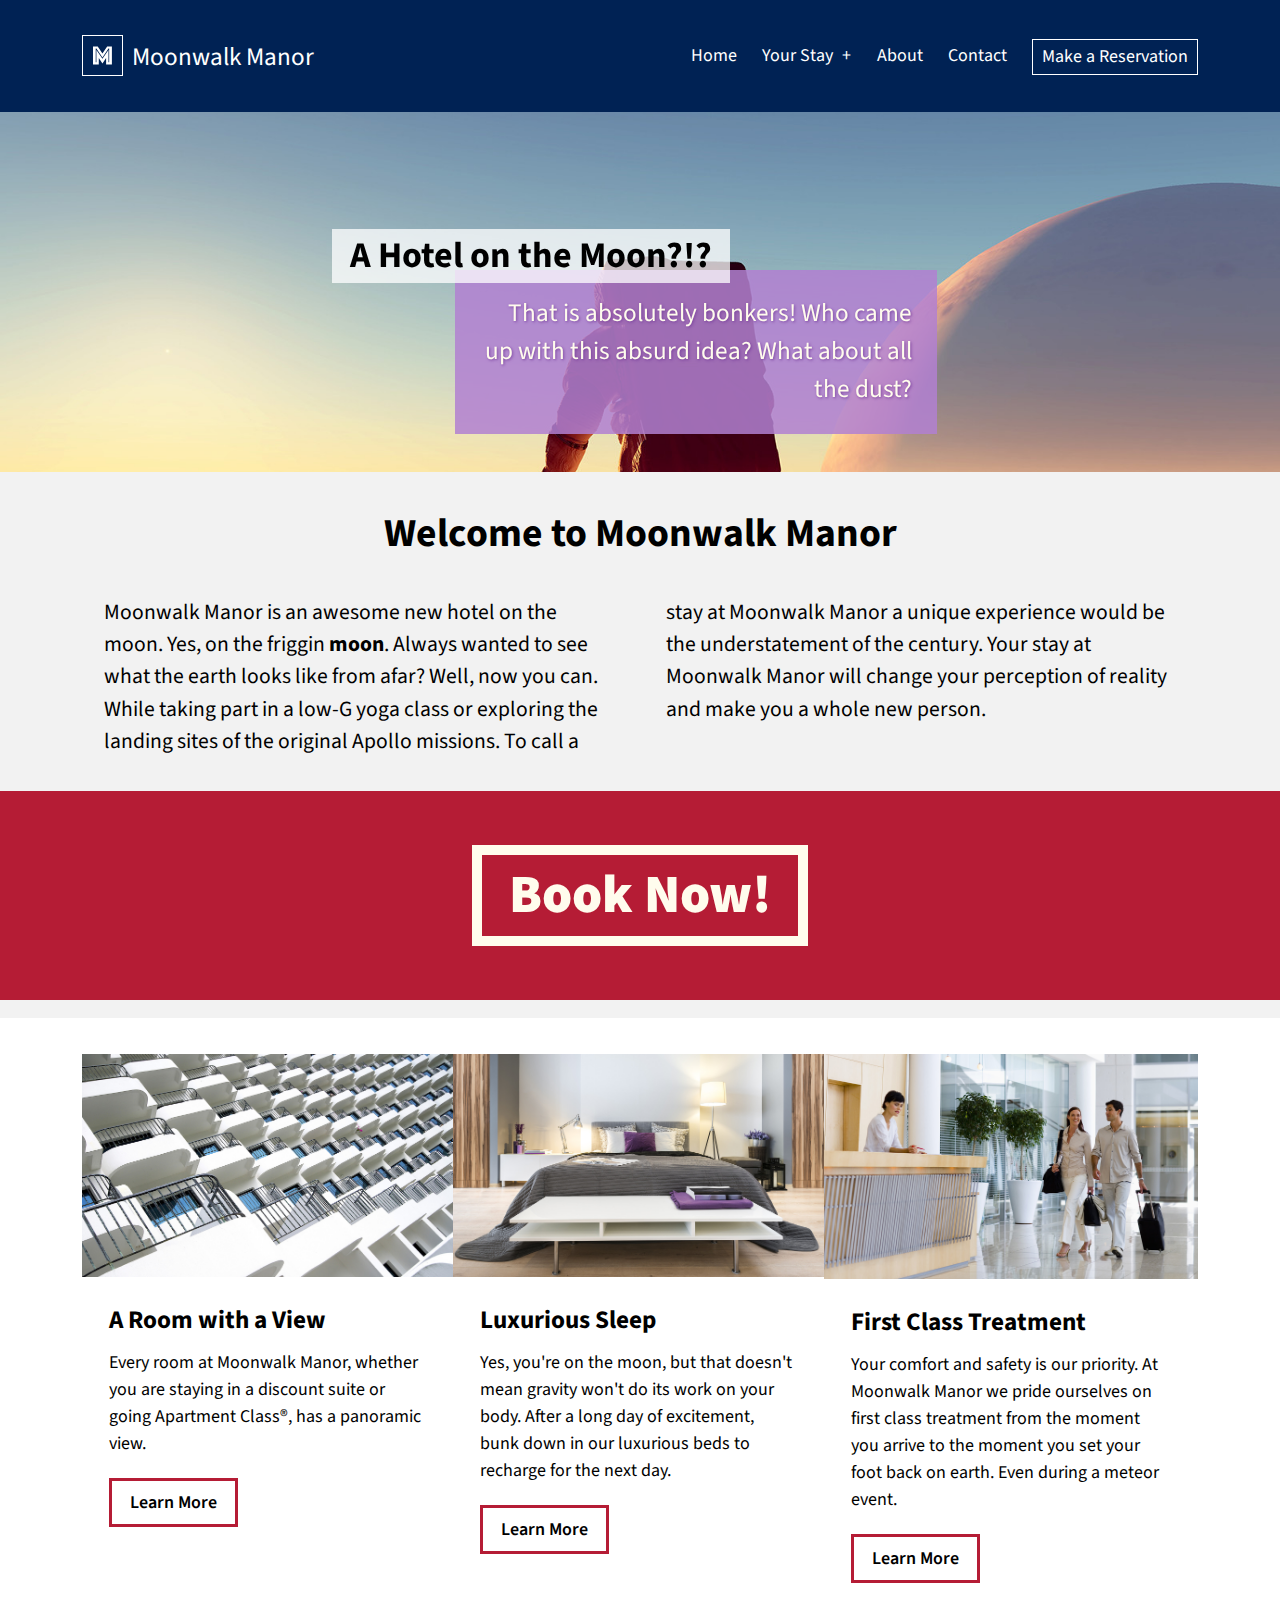
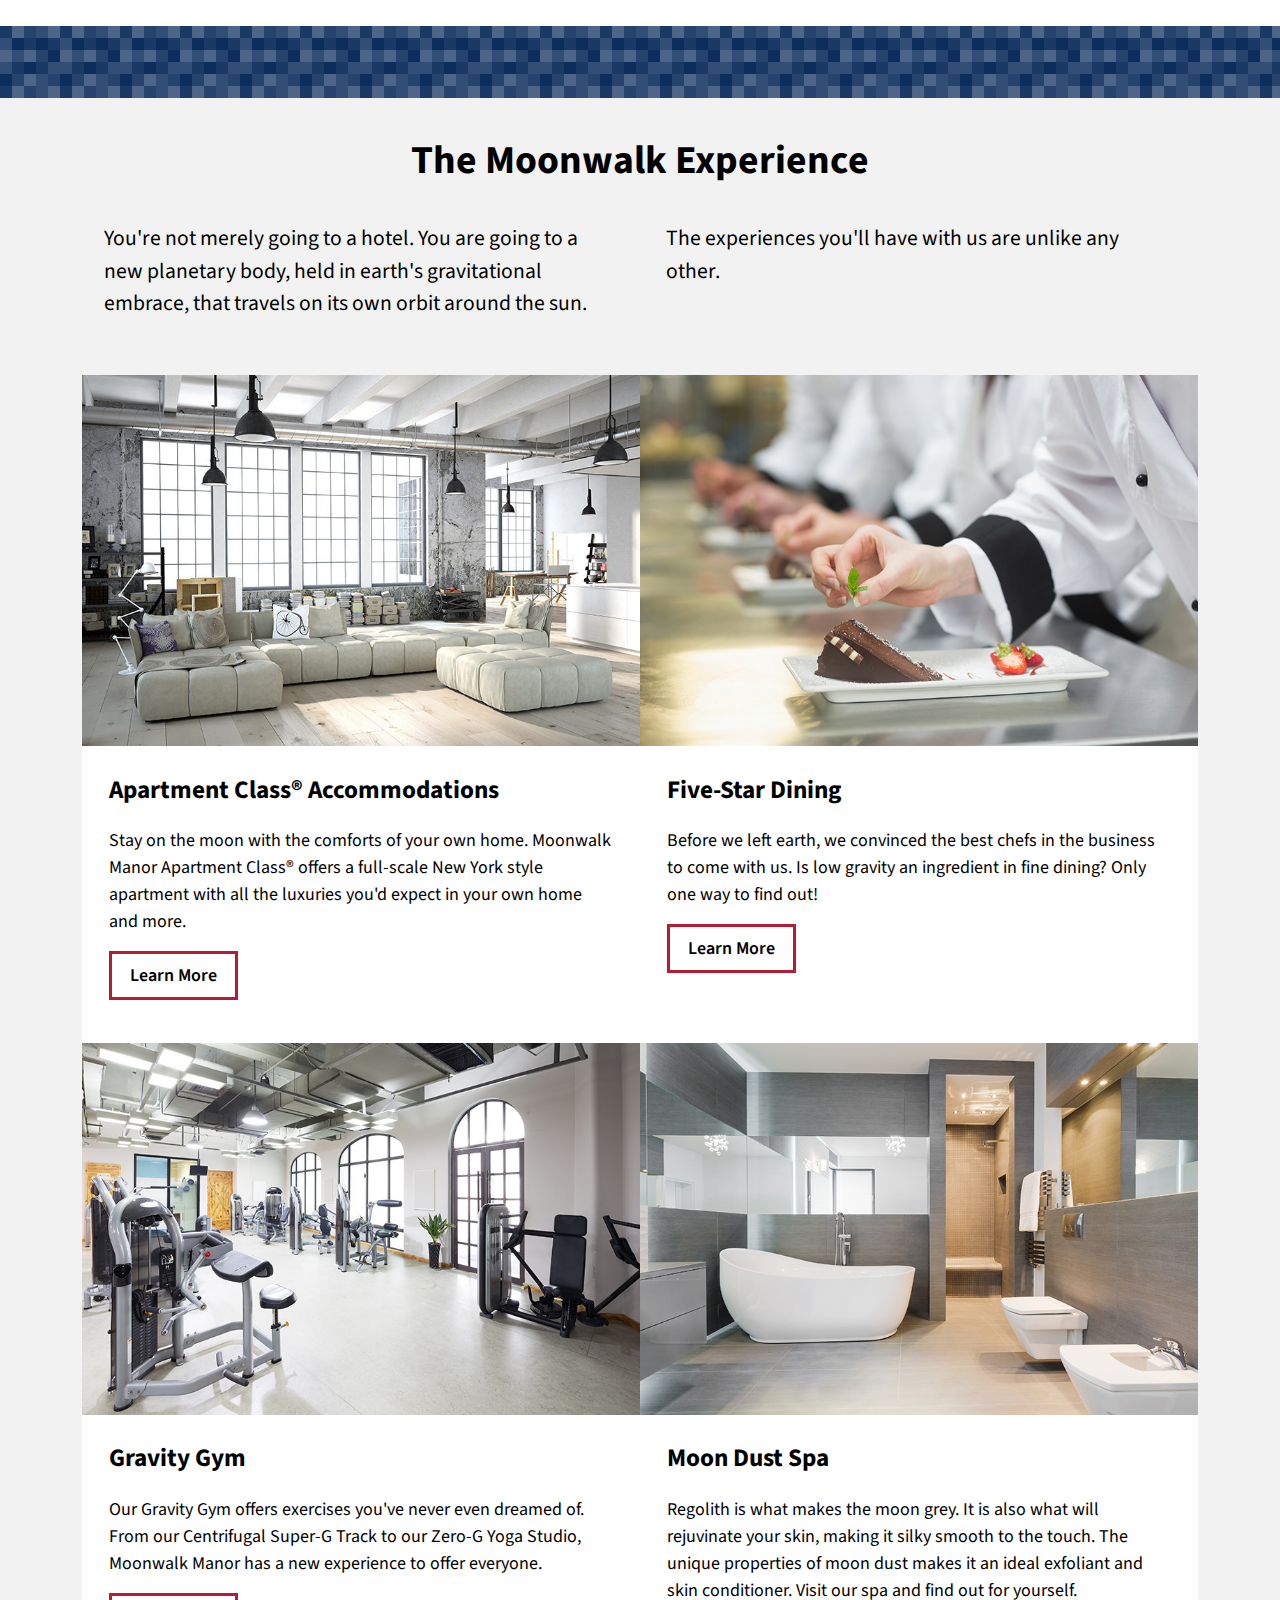
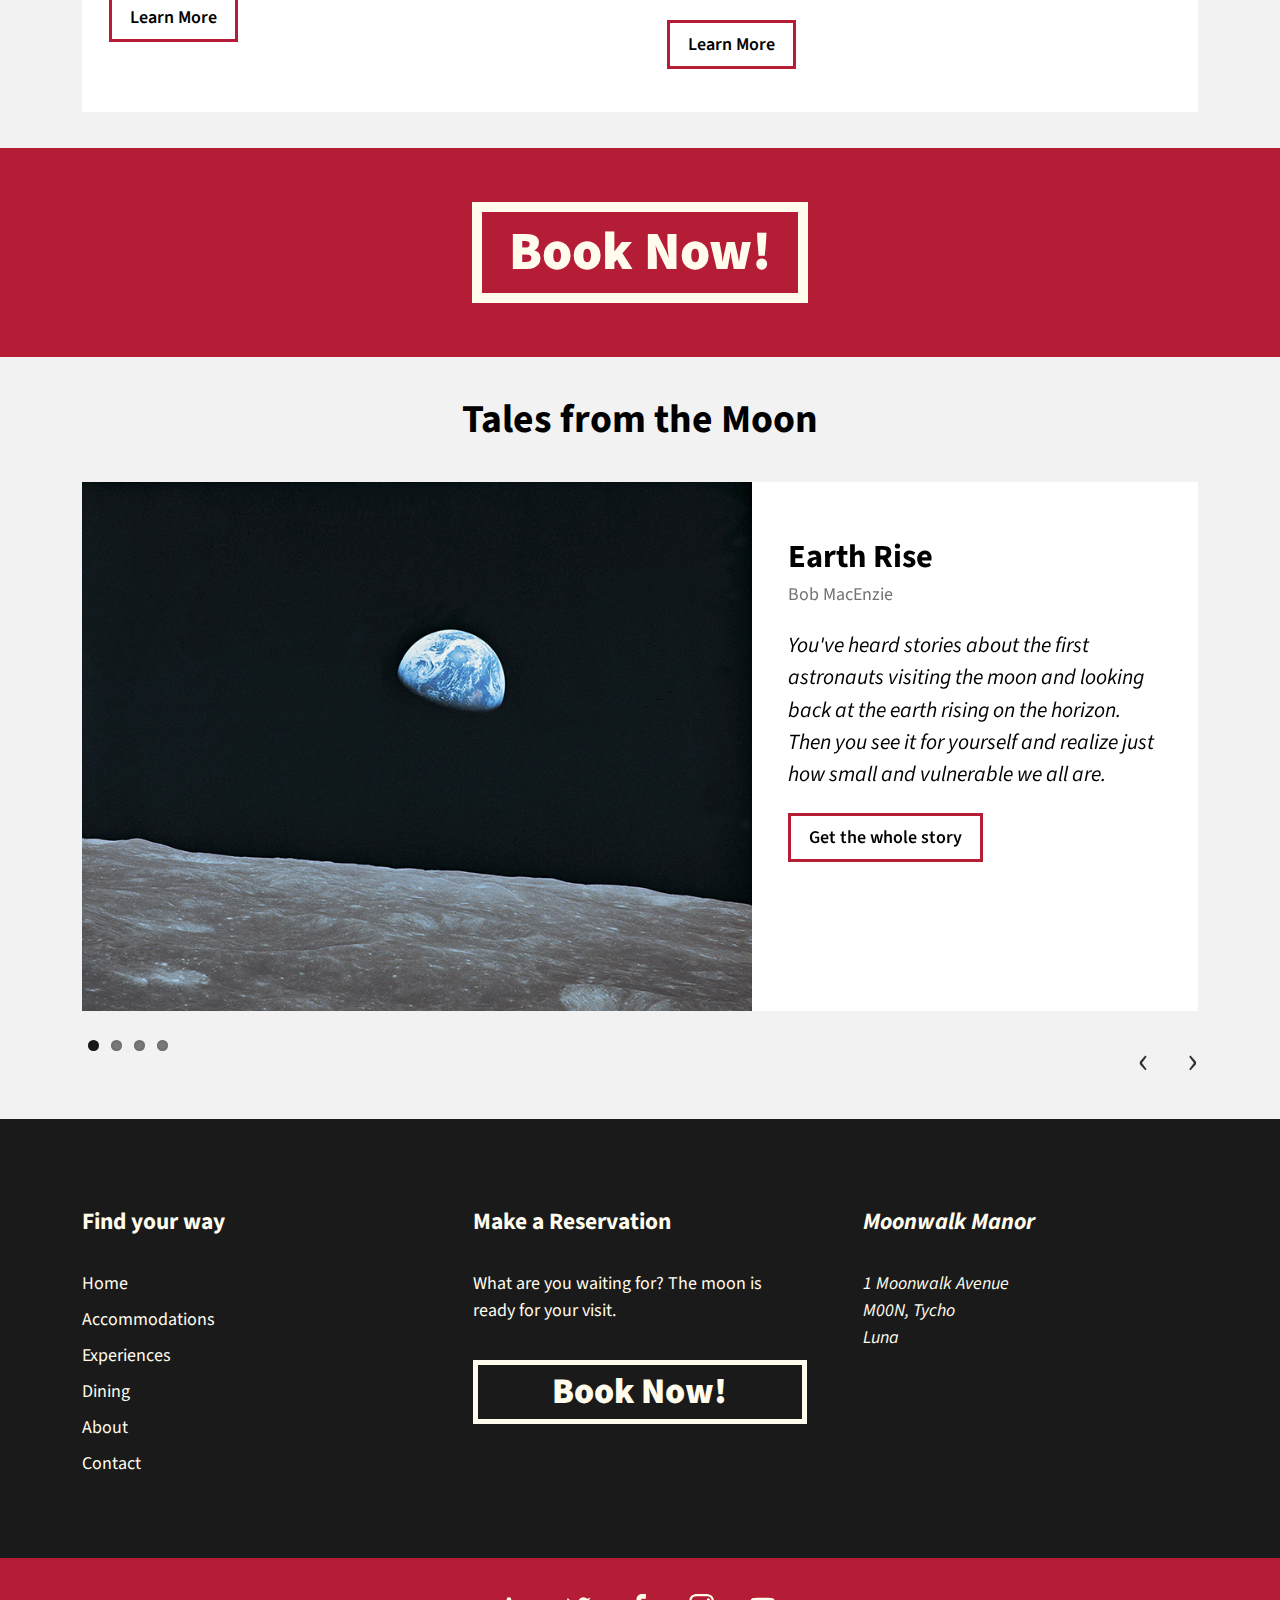
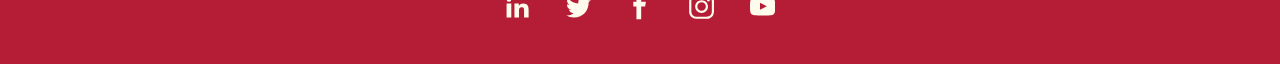
<file: 07_03/index.html>
<!DOCTYPE html>
<html lang="en-US">

<head>
    <meta charset="UTF-8">
    <meta name="viewport" content="width=device-width, initial-scale=1">
    <title>Moonwalk Manor - Your Haven in Space</title>
    <link rel="stylesheet" href="//fonts.googleapis.com/css?family=Source+Sans+Pro:400,400i,700,700i,900,900i" type="text/css" media="all">
    <link rel="stylesheet" href="style-main.css" type="text/css" media="all">

    <script src="JS/script.js" defer></script>
    <script src="JS/libs/flexibility.js"></script>
    <script>
        /*! grunt-grunticon Stylesheet Loader - v2.1.6 | https://github.com/filamentgroup/grunticon | (c) 2015 Scott Jehl, Filament Group, Inc. | MIT license. */
        !function(){function e(e,n,t){"use strict";var o=window.document.createElement("link"),r=n||window.document.getElementsByTagName("script")[0],a=window.document.styleSheets;return o.rel="stylesheet",o.href=e,o.media="only x",r.parentNode.insertBefore(o,r),o.onloadcssdefined=function(e){for(var n,t=0;t<a.length;t++)a[t].href&&a[t].href===o.href&&(n=!0);n?e():setTimeout(function(){o.onloadcssdefined(e)})},o.onloadcssdefined(function(){o.media=t||"all"}),o}function n(e,n){e.onload=function(){e.onload=null,n&&n.call(e)},"isApplicationInstalled"in navigator&&"onloadcssdefined"in e&&e.onloadcssdefined(n)}!function(t){var o=function(r,a){"use strict";if(r&&3===r.length){var i=t.navigator,c=t.document,s=t.Image,d=!(!c.createElementNS||!c.createElementNS("http://www.w3.org/2000/svg","svg").createSVGRect||!c.implementation.hasFeature("http://www.w3.org/TR/SVG11/feature#Image","1.1")||t.opera&&-1===i.userAgent.indexOf("Chrome")||-1!==i.userAgent.indexOf("Series40")),l=new s;l.onerror=function(){o.method="png",o.href=r[2],e(r[2])},l.onload=function(){var t=1===l.width&&1===l.height,i=r[t&&d?0:t?1:2];t&&d?o.method="svg":t?o.method="datapng":o.method="png",o.href=i,n(e(i),a)},l.src="[data-uri]",c.documentElement.className+=" grunticon"}};o.loadCSS=e,o.onloadCSS=n,t.grunticon=o}(this),function(e,n){"use strict";var t=n.document,o="grunticon:",r=function(e){if(t.attachEvent?"complete"===t.readyState:"loading"!==t.readyState)e();else{var n=!1;t.addEventListener("readystatechange",function(){n||(n=!0,e())},!1)}},a=function(e){return n.document.querySelector('link[href$="'+e+'"]')},i=function(e){var n,t,r,a,i,c,s={};if(n=e.sheet,!n)return s;t=n.cssRules?n.cssRules:n.rules;for(var d=0;d<t.length;d++)r=t[d].cssText,a=o+t[d].selectorText,i=r.split(");")[0].match(/US\-ASCII\,([^"']+)/),i&&i[1]&&(c=decodeURIComponent(i[1]),s[a]=c);return s},c=function(e){var n,r,a,i;a="data-grunticon-embed";for(var c in e){i=c.slice(o.length);try{n=t.querySelectorAll(i)}catch(s){continue}r=[];for(var d=0;d<n.length;d++)null!==n[d].getAttribute(a)&&r.push(n[d]);if(r.length)for(d=0;d<r.length;d++)r[d].innerHTML=e[c],r[d].style.backgroundImage="none",r[d].removeAttribute(a)}return r},s=function(n){"svg"===e.method&&r(function(){c(i(a(e.href))),"function"==typeof n&&n()})};e.embedIcons=c,e.getCSS=a,e.getIcons=i,e.ready=r,e.svgLoadedCallback=s,e.embedSVG=s}(grunticon,this)}();
        grunticon(["gfx/icons.data.svg.css", "gfx/icons.data.png.css", "gfx/icons.fallback.css"], grunticon.svgLoadedCallback);
    </script>
    <noscript><link href="gfx/icons.fallback.css" rel="stylesheet"></noscript>
</head>

<body>
    <a class="skip-link screen-reader-text" href="#content">Skip to content</a>

    <header class="masthead clear">
        <div class="site-header centered">
            <div class="site-branding">
                <h1 class="site-title"><a href="/"><span class="icon-mmlogo" data-grunticon-embed></span>Moonwalk Manor</a></h1>
            </div><!-- .site-title -->
            <nav id="multi-level-nav" class="menu multi-level-nav">
                <ul>
                    <li><a href="#">Home</a></li>
                    <li class="has-children">
                        <a href="#">Your Stay<button class="dropdown-toggle" aria-expanded="false"><span class="screen-reader-text">Expand child menu</span></button></a>
                        <ul class="sub-menu">
                            <li><a href="#">Experiences</a></li>
                            <li><a href="#">Dining</a></li>
                            <li><a href="#">Amenities</a></li>
                        </ul>
                    </li>
                    <li><a href="#">About</a></li>
                    <li><a href="#">Contact</a></li>
                    <li><a class="reserve" href="#">Make a Reservation</a></li>
                </ul>
            </nav><!-- #multi-level-nav .multi-level-nav -->
        </div><!-- .centered -->

    </header><!-- .masthead -->

    <div id="showcase" class="promo-area">
        <div class="front-slider flexslider">
            <ul class="slides">
                <li>
                    <img src="images/mainpromo/welcome01.jpg" />
                </li>
                <li>
                    <img src="images/mainpromo/welcome02.jpg" />
                </li>
                <li>
                    <img src="images/mainpromo/welcome03.jpg" />
                </li>
                <li>
                    <img src="images/mainpromo/welcome04.jpg" />
                </li>
            </ul>
        </div><!-- .flexslider -->
        <div class="promo-content">
            <div class="promo-text">
                <h2 class="promo-title">A Hotel on the Moon?!?</h2>
                <p class="promo-lede">That is absolutely bonkers! Who came up with this absurd idea? What about all the dust?</p>
            </div><!-- .promo-text -->
        </div><!-- .promo-content -->
    </div><!-- #showcase .promo-area -->

    <main class="main-area">

        <div class="top-pitch centered">
            <h2 class="main-title">Welcome to Moonwalk Manor</h2>
            <p class="teaser two-column">
                Moonwalk Manor is an awesome new hotel on the moon. Yes, on the friggin <strong>moon</strong>. Always wanted to see what the earth looks like from afar? Well, now you can. While taking part in a low-G yoga class or exploring the landing sites of the original Apollo missions. To call a stay at Moonwalk Manor a unique experience would be the understatement of the century. Your stay at Moonwalk Manor will change your perception of reality and make you a whole new person.
            </p>
        </div><!-- .pitch centered -->
        <div class="cta">
            <a href="#" class="hide">Book Now!</a>
            <section id="booking-alert" class="booking-info">
                <div class="centered">
                    <h3 class="content-title">Sorry about that!</h3>
                    <p class="teaser two-column">By some weird coincidence, all the rooms at Moonwalk Manor are booked out for the date you planned to take your trip. Unfortunately we are unable to provide you with sufficient lodging for your party at this time. Moonwalk Manor is very busy and your satisfaction is our top priority. When you take your first steps in the moon dust, your life will change. We are always at your service. Your satisfaction matters to us.</p>
                </div>
            </section><!-- .booking-info -->
        </div><!-- .cta -->

        <section class="main-pitch">
            <div class="three-reasons centered">
                <figure class="reason">
                    <a href="">
                        <img src="images/mainpromo/welcome02.jpg" />
                    </a>
                    <figcaption>
                        <h3 class="content-title">A Room with a View</h3>
                        <p>Every room at Moonwalk Manor, whether you are staying in a discount suite or going Apartment Class&reg;, has a panoramic view.</p>
                        <a class="content-button" href="#">Learn More<span class="screen-reader-text"> about the views.</span></a>
                    </figcaption>
                </figure><!-- .reason -->
                <figure class="reason">
                    <a href="">
                        <img src="images/mainpromo/welcome03.jpg" />
                    </a>
                    <figcaption>
                        <h3 class="content-title">Luxurious Sleep</h3>
                        <p>Yes, you're on the moon, but that doesn't mean gravity won't do its work on your body. After a long day of excitement, bunk down in our luxurious beds to recharge for the next day.</p>
                        <a class="content-button" href="#">Learn More<span class="screen-reader-text"> about our amazing beds.</span></a>
                    </figcaption>
                </figure><!-- .reason -->
                <figure class="reason">
                    <a href="">
                        <img src="images/mainpromo/welcome04.jpg" />
                    </a>
                    <figcaption>
                        <h3 class="content-title">First Class Treatment</h3>
                        <p>Your comfort and safety is our priority. At Moonwalk Manor we pride ourselves on first class treatment from the moment you arrive to the moment you set your foot back on earth. Even during a meteor event.</p>
                        <a class="content-button" href="#">Learn More<span class="screen-reader-text"> about meteor shelters and our liability waiver.</span></a>
                    </figcaption>
                </figure><!-- .reason -->
            </div><!-- .three-reasons centered -->
        </section><!-- .main-pitch -->

        <section class="pitch">
            <div class="centered">
                <h2 class="main-title">The Moonwalk Experience</h2>
                <p class="teaser two-column">
                    You're not merely going to a hotel. You are going to a new planetary body, held in earth's gravitational embrace, that travels on its own orbit around the sun. The experiences you'll have with us are unlike any other.
                </p>
            </div><!-- .centered -->
        </section><!-- .pitch centered -->

        <section class="features centered">
            <figure class="feature">
                <a href="#">
                    <img src="images/experience/apartmentclass.jpg" />
                </a>
                <figcaption>
                    <h3 class="content-title">Apartment Class&reg; Accommodations</h3>
                    <p>Stay on the moon with the comforts of your own home. Moonwalk Manor Apartment Class&reg; offers a full-scale New York style apartment with all the luxuries you'd expect in your own home and more.</p>
                    <a class="content-button" href="#">Learn More<span class="screen-reader-text"> about Apartment Class&reg; living.</span></a>
                </figcaption>
            </figure><!-- .feature -->
            <figure class="feature">
                <a href="#">
                    <img src="images/experience/fivestardining.jpg" />
                </a>
                <figcaption>
                    <h3 class="content-title">Five-Star Dining</h3>
                    <p>Before we left earth, we convinced the best chefs in the business to come with us. Is low gravity an ingredient in fine dining? Only one way to find out!</p>
                    <a class="content-button" href="#">Learn More<span class="screen-reader-text"> about Explosive Decompression Ice Cream.</span></a>
                </figcaption>
            </figure><!-- .feature -->
            <figure class="feature">
                <a href="#">
                    <img src="images/experience/gravitygym.jpg" />
                </a>
                <figcaption>
                    <h3 class="content-title">Gravity Gym</h3>
                    <p>Our Gravity Gym offers exercises you've never even dreamed of. From our Centrifugal Super-G Track to our Zero-G Yoga Studio, Moonwalk Manor has a new experience to offer everyone.</p>
                    <a class="content-button" href="#">Learn More<span class="screen-reader-text"> about freefall vertigo.</span></a>
                </figcaption>
            </figure><!-- .feature -->
            <figure class="feature">
                <a href="#">
                    <img src="images/experience/spa.jpg" />
                </a>
                <figcaption>
                    <h3 class="content-title">Moon Dust Spa</h3>
                    <p>Regolith is what makes the moon grey. It is also what will rejuvinate  your skin, making it silky smooth to the touch. The unique properties of moon dust makes it an ideal exfoliant and skin conditioner. Visit our spa and find out for yourself.</p>
                    <a class="content-button" href="#">Learn More<span class="screen-reader-text"> about regolith rash.</span></a>
                </figcaption>
            </figure><!-- .feature -->

        </section><!-- .features centered -->

        <div class="cta">
            <a href="#">Book Now!</a>
        </div><!-- .cta -->

        <h2 class="main-title">Tales from the Moon</h2>
        <section class="stories centered">
            <!-- slider -->
            <div class="story-slider flexslider">
                <ul class="slides">
                    <li>
                        <figure class="story-wrapper">
                            <img src="images/testimonials/bluepebble.jpg" alt="">
                            <figcaption class="story">
                                <h3 class="story-header">Earth Rise</h3>
                                <div class="author">Bob MacEnzie</div>
                                <p>You've heard stories about the first astronauts visiting the moon and looking back at the earth rising on the horizon. Then you see it for yourself and realize just how small and vulnerable we all are.</p>
                                <a href="#" class="content-button">Get the whole story</a>
                            </figcaption>
                        </figure>
                    </li>
                    <li>
                        <figure class="story-wrapper">
                            <img src="images/testimonials/earth.jpg" alt="">
                            <figcaption class="story">
                                <h3 class="story-header">Earth Seen from Heaven</h3>
                                <div class="author">Judy Blench</div>
                                <p>Rising up through the atmosphere, I saw the three-dimensionality of Earth for the first time. I was a flat-earther until that moment, but now I realize the turtles must be in a different dimension.</p>
                                <a href="#" class="content-button">Get the whole story</a>
                            </figcaption>
                        </figure>
                    </li>
                    <li>
                        <figure class="story-wrapper">
                            <img src="images/testimonials/footprint.jpg" alt="">
                            <figcaption class="story">
                                <h3 class="story-header">Footprints in the Regolith</h3>
                                <div class="author">Maiken Endersen</div>
                                <p>One small step for man. A million small footprints from giddy tourists. I wonder if anyone will look at a picture of mine in the future and dream of being the first woman on a new planet.</p>
                                <a href="#" class="content-button">Get the whole story</a>
                            </figcaption>
                        </figure>
                    </li>
                    <li>
                        <figure class="story-wrapper">
                            <img src="images/testimonials/zerog.jpg" alt="">
                            <figcaption class="story">
                                <h3 class="story-header">Falling through gravity</h3>
                                <div class="author">Maiken Endersen</div>
                                <p>I thought I knew yoga and how to control my body. Was I ever wrong. I have learned more about myself in two days in the Zero-G Yoga Studio than I had in 20 years of regular floor-based practice.</p>
                                <a href="#" class="content-button">Get the whole story</a>
                            </figcaption>
                        </figure>
                    </li>
                </ul>
            </div><!-- .story-slider -->
        </section><!-- .stories centered -->

    </main><!-- .main-area -->

    <footer class="footer">
        <section class="footer-widgets centered">
            <div class="widget footer-menu">
                <h4 class="widget-title">Find your way</h4>
                <ul>
                    <li><a href="#">Home</a></li>
                    <li><a href="#">Accommodations</a></li>
                    <li><a href="#">Experiences</a></li>
                    <li><a href="#">Dining</a></li>
                    <li><a href="#">About</a></li>
                    <li><a href="#">Contact</a></li>
                </ul>
            </div><!-- .widget -->
            <div class="widget footer-cta">
                <h4 class="widget-title">Make a Reservation</h4>
                <p>What are you waiting for? The moon is ready for your visit.</p>
                <a href="#">Book Now!</a>

            </div><!-- .widget -->
            <div class="widget footer-address">
                <address>
                    <h4 class="widget-title">Moonwalk Manor</h4>
                    <p>
                        1 Moonwalk Avenue<br>
                        M00N, Tycho<br>
                        Luna
                    </p>
                </address>
            </div><!-- .widget -->
        </section><!-- .footer-widgets -->
        <nav class="social-nav" role="navigation">
            <ul>
                <li><a class="icon-linkedin" data-grunticon-embed href="https://linkedin.com"><span class="screen-reader-text">LinkedIn</span></a></li>
                <li><a class="icon-twitter" data-grunticon-embed href="https://twitter.com"><span class="screen-reader-text">Twitter</span></a></li>
                <li><a class="icon-facebook" data-grunticon-embed href="https://facebook.com"><span class="screen-reader-text">Facebook</span></a></li>
                <li><a class="icon-instagram" data-grunticon-embed href="https://instagram.com"><span class="screen-reader-text">Instagram</span></a></li>
                <li><a class="icon-youtube" data-grunticon-embed href="https://youtube.com"><span class="screen-reader-text">YouTube</span></a></li>
            </ul>
        </nav><!-- .social-nav -->
    </footer><!-- .footer -->

    <script src="JS/libs/jquery-2.1.3.min.js"></script>
    <script src="JS/libs/jquery.flexslider-min.js"></script>
    <script src="JS/menu-toggle.js"></script>
    <script src="JS/flexslider.js"></script>

</body>

</html>
</file>
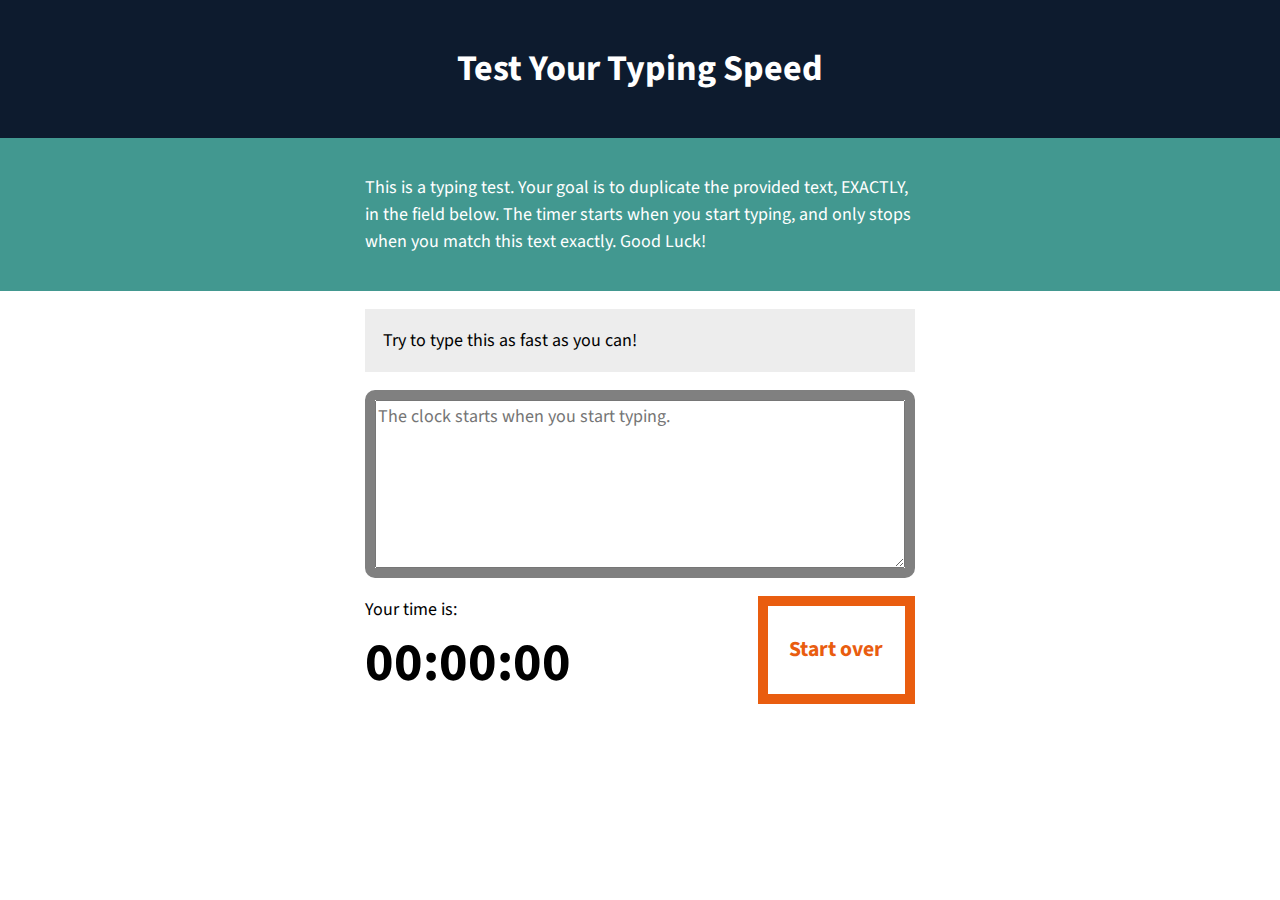
<file: 08_02/index.html>
<!DOCTYPE html>
<html lang="en-US">

<head>
    <meta charset="UTF-8">
    <meta name="viewport" content="width=device-width, initial-scale=1">
    <title>JS Typing Speed Test</title>
    <script src="script.js" async></script>
    <link rel="stylesheet" href="//fonts.googleapis.com/css?family=Source+Sans+Pro:400,400i,700,700i,900,900i" type="text/css" media="all">
    <link rel="stylesheet" href="style.css">
</head>

<body>
    <header class="masthead">
        <h1>Test Your Typing Speed</h1>
    </header>
    <main class="main">
        <article class="intro">
            <p>This is a typing test. Your goal is to duplicate the provided text, EXACTLY, in the field below. The timer starts when you start typing, and only stops when you match this text exactly. Good Luck!</p>
        </article><!-- .intro -->
        <section class="test-area">
            <div id="origin-text">
                <p>Try to type this as fast as you can!</p>
            </div><!-- #origin-text -->

            <div class="test-wrapper">
                <textarea id="test-area" name="textarea" rows="6" placeholder="The clock starts when you start typing."></textarea>
            </div><!-- .test-wrapper -->

            <div class="meta">
                <section id="clock">
                    <div>Your time is:</div>
                    <div class="timer">00:00:00</div>
                </section>

                <button id="reset">Start over</button>
            </div><!-- .meta -->
        </section><!-- .test-area -->
    </main>

</body>

</html>
</file>
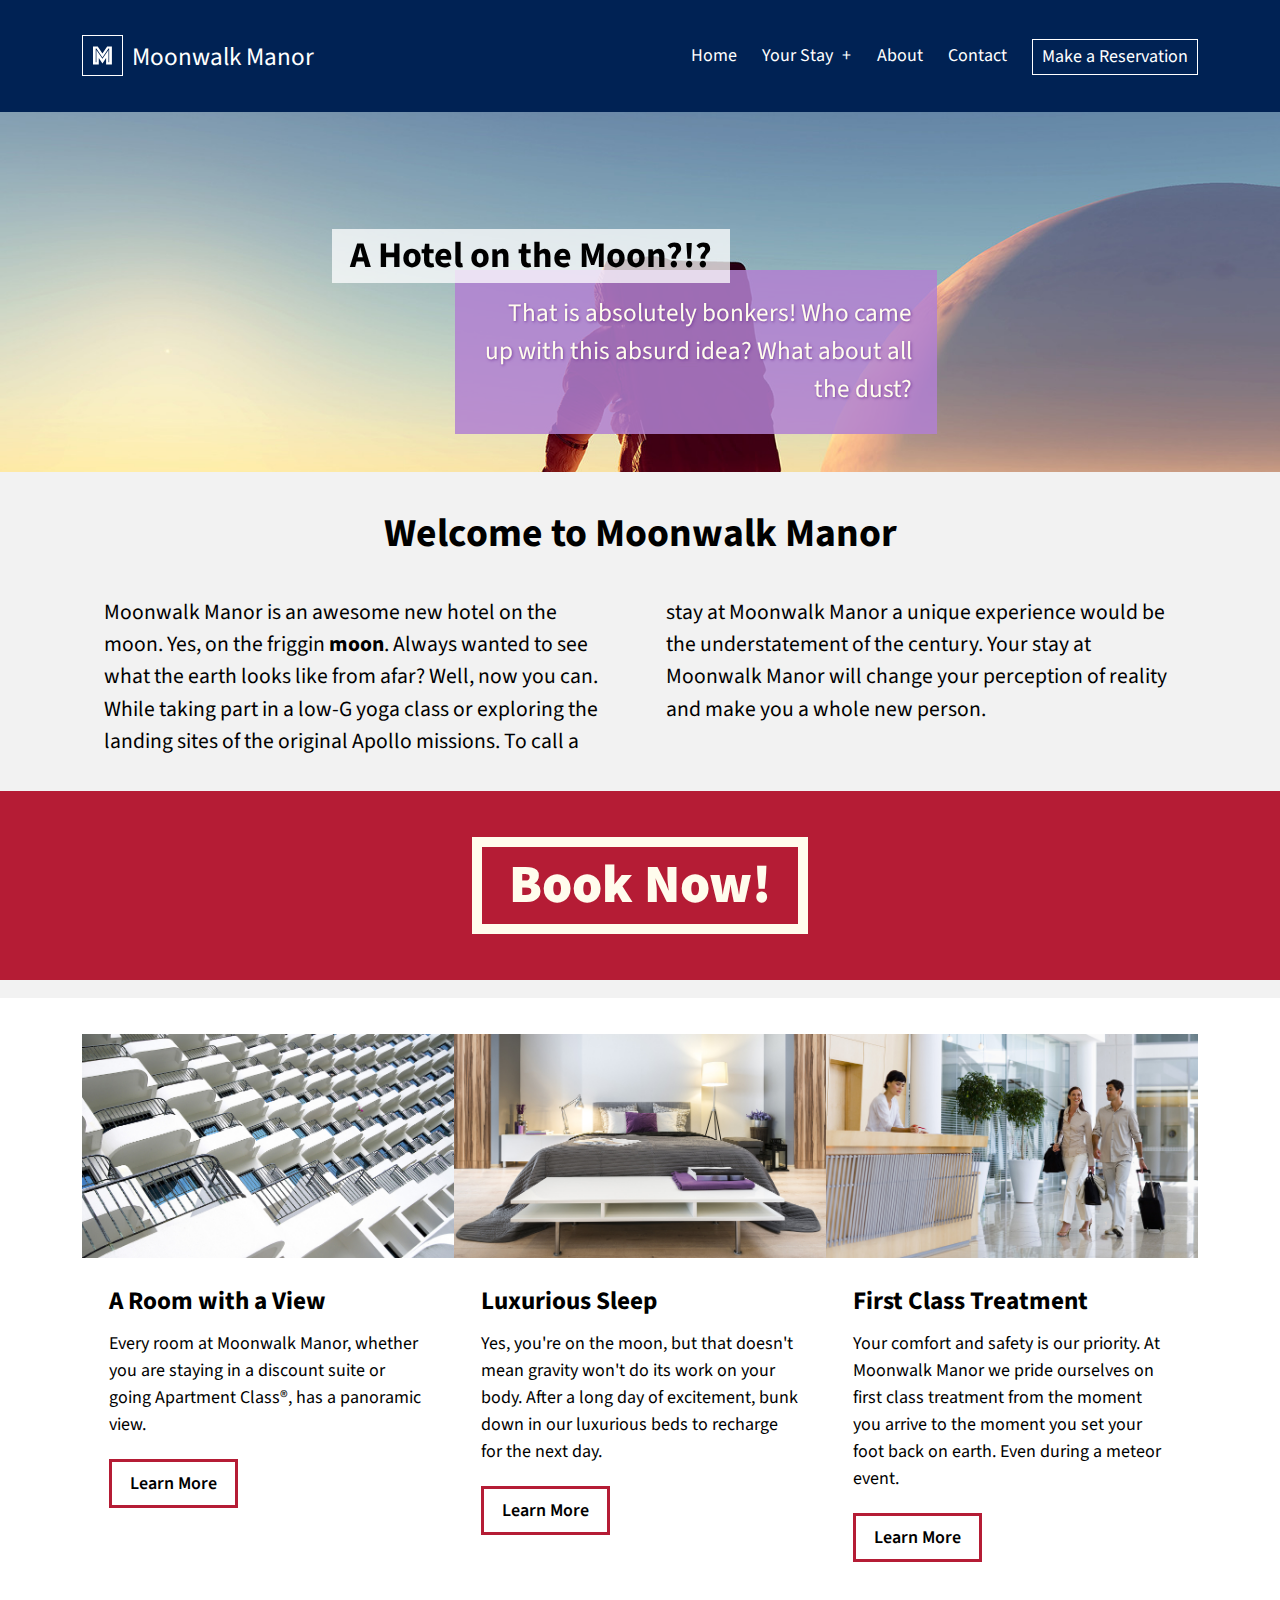
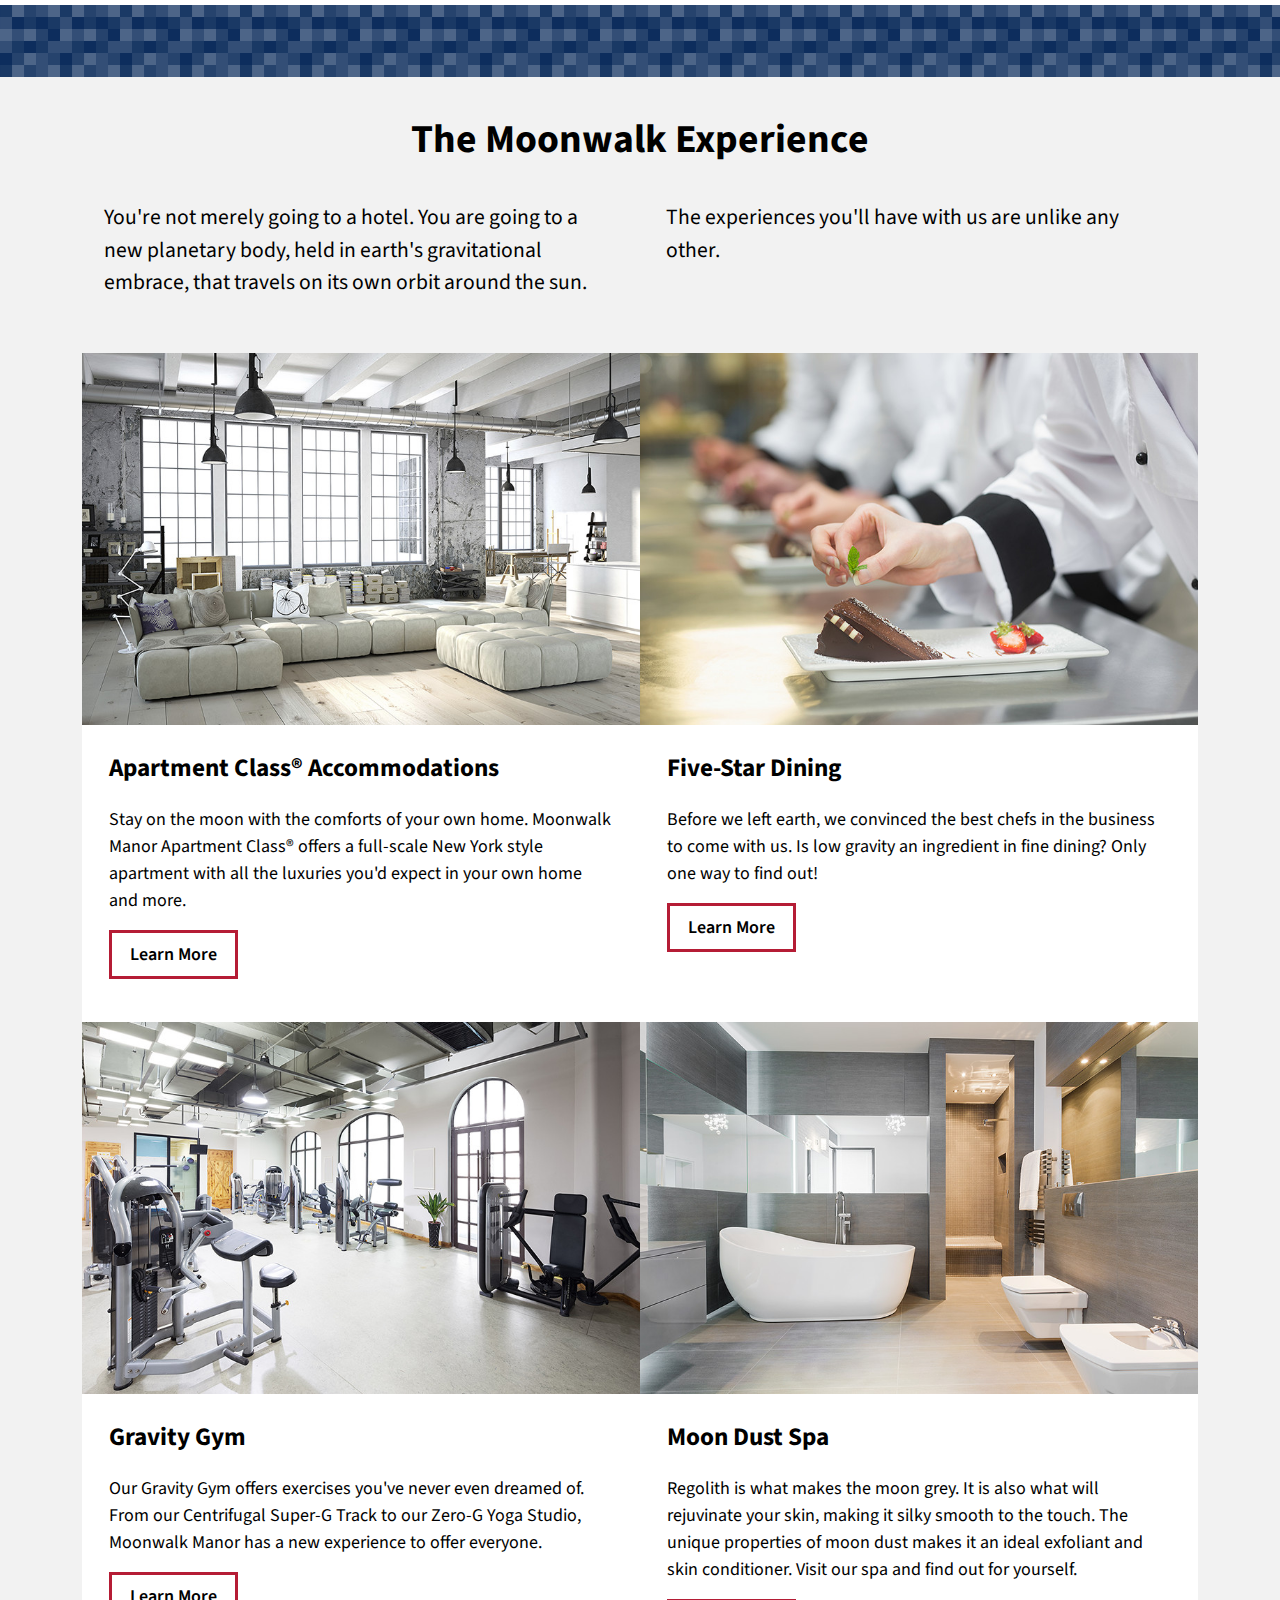
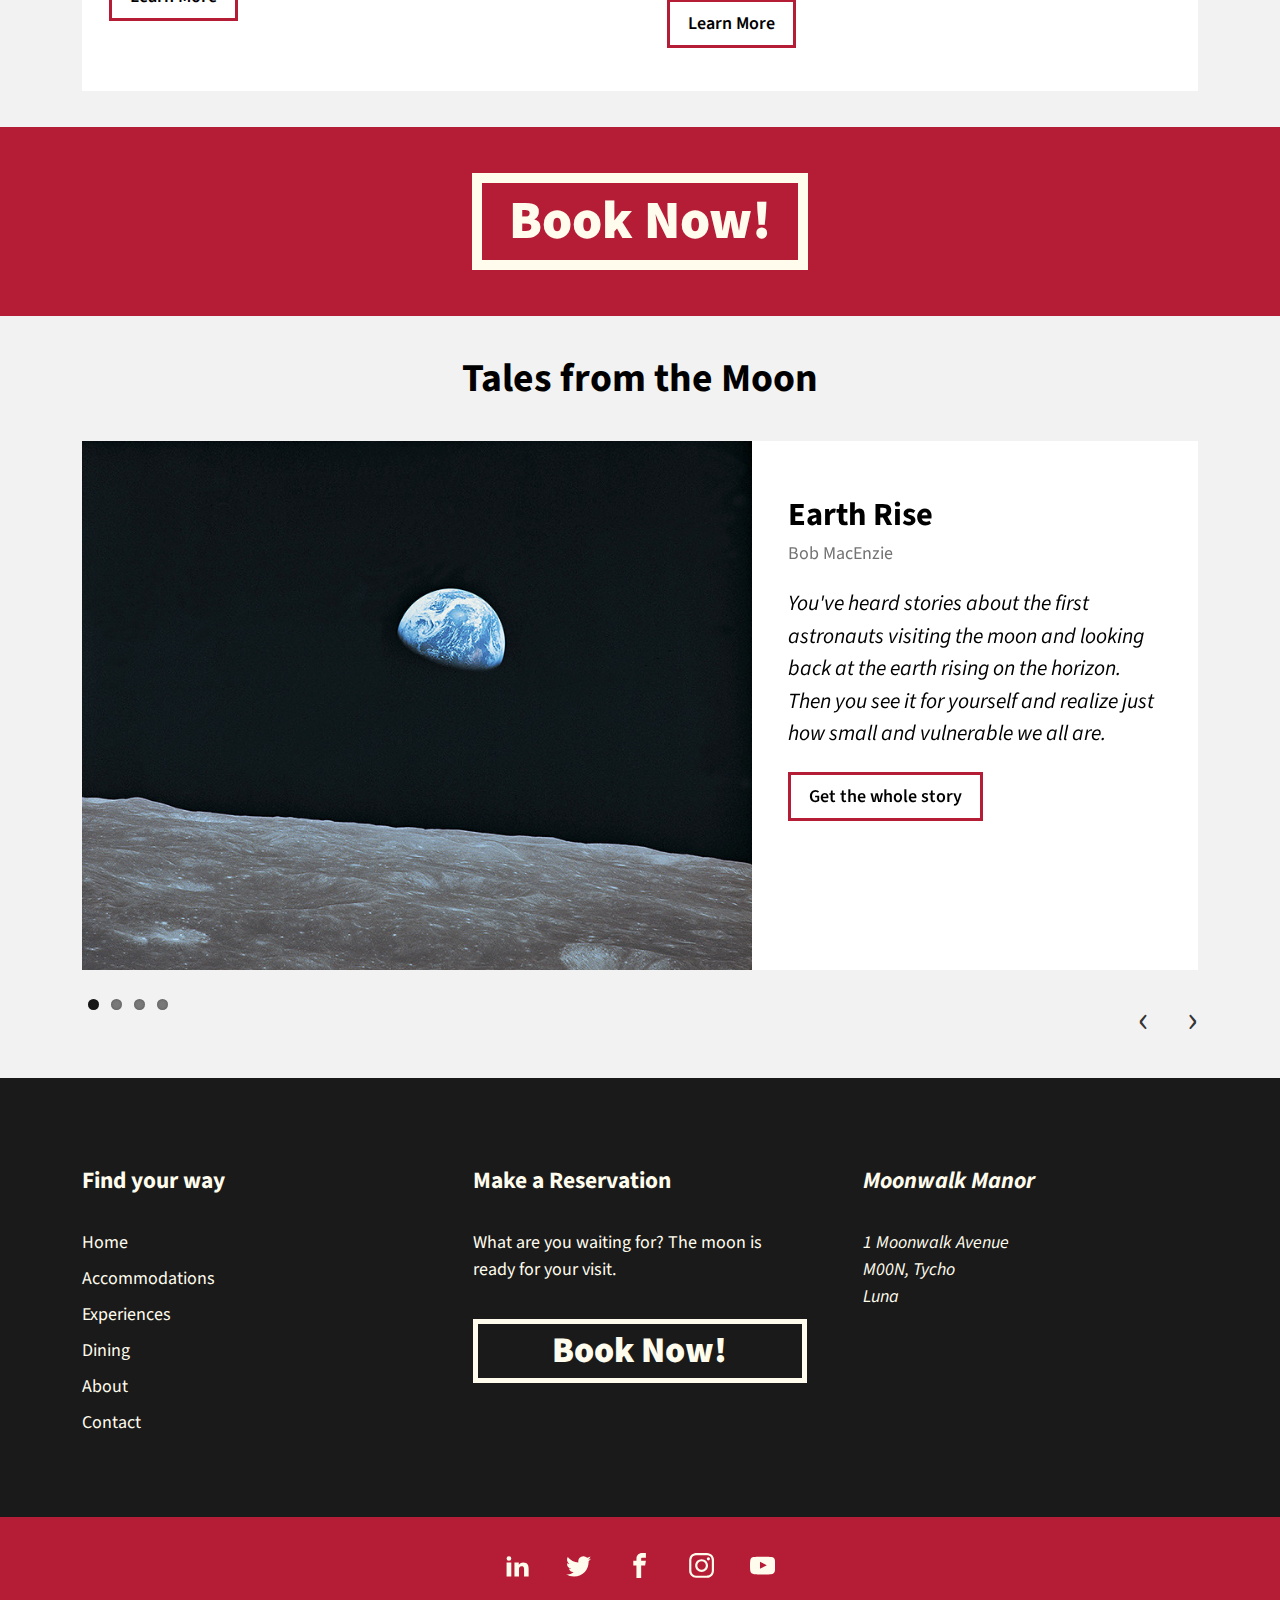
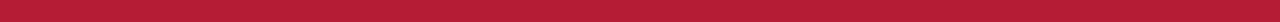
<file: 10_02/index.html>
<!DOCTYPE html>
<html lang="en-US">

<head>
    <meta charset="UTF-8">
    <meta name="viewport" content="width=device-width, initial-scale=1">
    <title>Moonwalk Manor - Your Haven in Space</title>
    <link rel="stylesheet" href="//fonts.googleapis.com/css?family=Source+Sans+Pro:400,400i,700,700i,900,900i" type="text/css" media="all">
    <link rel="stylesheet" href="style-main.css" type="text/css" media="all">

    <script src="JS/script.js" defer></script>
    <script src="JS/libs/flexibility.js"></script>
    <script>
        /*! grunt-grunticon Stylesheet Loader - v2.1.6 | https://github.com/filamentgroup/grunticon | (c) 2015 Scott Jehl, Filament Group, Inc. | MIT license. */
        !function(){function e(e,n,t){"use strict";var o=window.document.createElement("link"),r=n||window.document.getElementsByTagName("script")[0],a=window.document.styleSheets;return o.rel="stylesheet",o.href=e,o.media="only x",r.parentNode.insertBefore(o,r),o.onloadcssdefined=function(e){for(var n,t=0;t<a.length;t++)a[t].href&&a[t].href===o.href&&(n=!0);n?e():setTimeout(function(){o.onloadcssdefined(e)})},o.onloadcssdefined(function(){o.media=t||"all"}),o}function n(e,n){e.onload=function(){e.onload=null,n&&n.call(e)},"isApplicationInstalled"in navigator&&"onloadcssdefined"in e&&e.onloadcssdefined(n)}!function(t){var o=function(r,a){"use strict";if(r&&3===r.length){var i=t.navigator,c=t.document,s=t.Image,d=!(!c.createElementNS||!c.createElementNS("http://www.w3.org/2000/svg","svg").createSVGRect||!c.implementation.hasFeature("http://www.w3.org/TR/SVG11/feature#Image","1.1")||t.opera&&-1===i.userAgent.indexOf("Chrome")||-1!==i.userAgent.indexOf("Series40")),l=new s;l.onerror=function(){o.method="png",o.href=r[2],e(r[2])},l.onload=function(){var t=1===l.width&&1===l.height,i=r[t&&d?0:t?1:2];t&&d?o.method="svg":t?o.method="datapng":o.method="png",o.href=i,n(e(i),a)},l.src="[data-uri]",c.documentElement.className+=" grunticon"}};o.loadCSS=e,o.onloadCSS=n,t.grunticon=o}(this),function(e,n){"use strict";var t=n.document,o="grunticon:",r=function(e){if(t.attachEvent?"complete"===t.readyState:"loading"!==t.readyState)e();else{var n=!1;t.addEventListener("readystatechange",function(){n||(n=!0,e())},!1)}},a=function(e){return n.document.querySelector('link[href$="'+e+'"]')},i=function(e){var n,t,r,a,i,c,s={};if(n=e.sheet,!n)return s;t=n.cssRules?n.cssRules:n.rules;for(var d=0;d<t.length;d++)r=t[d].cssText,a=o+t[d].selectorText,i=r.split(");")[0].match(/US\-ASCII\,([^"']+)/),i&&i[1]&&(c=decodeURIComponent(i[1]),s[a]=c);return s},c=function(e){var n,r,a,i;a="data-grunticon-embed";for(var c in e){i=c.slice(o.length);try{n=t.querySelectorAll(i)}catch(s){continue}r=[];for(var d=0;d<n.length;d++)null!==n[d].getAttribute(a)&&r.push(n[d]);if(r.length)for(d=0;d<r.length;d++)r[d].innerHTML=e[c],r[d].style.backgroundImage="none",r[d].removeAttribute(a)}return r},s=function(n){"svg"===e.method&&r(function(){c(i(a(e.href))),"function"==typeof n&&n()})};e.embedIcons=c,e.getCSS=a,e.getIcons=i,e.ready=r,e.svgLoadedCallback=s,e.embedSVG=s}(grunticon,this)}();
        grunticon(["gfx/icons.data.svg.css", "gfx/icons.data.png.css", "gfx/icons.fallback.css"], grunticon.svgLoadedCallback);
    </script>
    <noscript><link href="gfx/icons.fallback.css" rel="stylesheet"></noscript>
</head>

<body>
    <a class="skip-link screen-reader-text" href="#content">Skip to content</a>

    <header class="masthead clear">
        <div class="site-header centered">
            <div class="site-branding">
                <h1 class="site-title"><a href="/"><span class="icon-mmlogo" data-grunticon-embed></span>Moonwalk Manor</a></h1>
            </div><!-- .site-title -->
            <nav id="multi-level-nav" class="menu multi-level-nav">
                <ul>
                    <li><a href="#">Home</a></li>
                    <li class="has-children">
                        <a href="#">Your Stay<button class="dropdown-toggle" aria-expanded="false"><span class="screen-reader-text">Expand child menu</span></button></a>
                        <ul class="sub-menu">
                            <li><a href="#">Experiences</a></li>
                            <li><a href="#">Dining</a></li>
                            <li><a href="#">Amenities</a></li>
                        </ul>
                    </li>
                    <li><a href="#">About</a></li>
                    <li><a href="#">Contact</a></li>
                    <li><a class="reserve" href="#">Make a Reservation</a></li>
                </ul>
            </nav><!-- #multi-level-nav .multi-level-nav -->
        </div><!-- .centered -->

    </header><!-- .masthead -->

    <div id="showcase" class="promo-area">
        <div class="front-slider flexslider">
            <ul class="slides">
                <li>
                    <img src="images/mainpromo/welcome01-800.jpg" alt="" data-type="showcase" />
                </li>
                <li>
                    <img src="images/mainpromo/welcome02-800.jpg" alt="" data-type="showcase" />
                </li>
                <li>
                    <img src="images/mainpromo/welcome03-800.jpg" alt="" data-type="showcase" />
                </li>
                <li>
                    <img src="images/mainpromo/welcome04-800.jpg" alt="" data-type="showcase" />
                </li>
            </ul>
        </div><!-- .flexslider -->
        <div class="promo-content">
            <div class="promo-text">
                <h2 class="promo-title">A Hotel on the Moon?!?</h2>
                <p class="promo-lede">That is absolutely bonkers! Who came up with this absurd idea? What about all the dust?</p>
            </div><!-- .promo-text -->
        </div><!-- .promo-content -->
    </div><!-- #showcase .promo-area -->

    <main class="main-area">

        <div class="top-pitch centered">
            <h2 class="main-title">Welcome to Moonwalk Manor</h2>
            <p class="teaser two-column">
                Moonwalk Manor is an awesome new hotel on the moon. Yes, on the friggin <strong>moon</strong>. Always wanted to see what the earth looks like from afar? Well, now you can. While taking part in a low-G yoga class or exploring the landing sites of the original Apollo missions. To call a stay at Moonwalk Manor a unique experience would be the understatement of the century. Your stay at Moonwalk Manor will change your perception of reality and make you a whole new person.
            </p>
        </div><!-- .pitch centered -->
        <div class="cta">
            <a href="#">Book Now!</a>
        </div><!-- .cta -->

        <section class="main-pitch">
            <div class="three-reasons centered">
                <figure class="reason">
                    <a href="">
                        <img src="images/mainpromo/welcome02-800.jpg" alt="" data-type="reason" />
                    </a>
                    <figcaption>
                        <h3 class="content-title">A Room with a View</h3>
                        <p>Every room at Moonwalk Manor, whether you are staying in a discount suite or going Apartment Class&reg;, has a panoramic view.</p>
                        <a class="content-button" href="#">Learn More<span class="screen-reader-text"> about the views.</span></a>
                    </figcaption>
                </figure><!-- .reason -->
                <figure class="reason">
                    <a href="">
                        <img src="images/mainpromo/welcome03-800.jpg" alt="" data-type="reason" />
                    </a>
                    <figcaption>
                        <h3 class="content-title">Luxurious Sleep</h3>
                        <p>Yes, you're on the moon, but that doesn't mean gravity won't do its work on your body. After a long day of excitement, bunk down in our luxurious beds to recharge for the next day.</p>
                        <a class="content-button" href="#">Learn More<span class="screen-reader-text"> about our amazing beds.</span></a>
                    </figcaption>
                </figure><!-- .reason -->
                <figure class="reason">
                    <a href="">
                        <img src="images/mainpromo/welcome04-800.jpg" alt="" data-type="reason" />
                    </a>
                    <figcaption>
                        <h3 class="content-title">First Class Treatment</h3>
                        <p>Your comfort and safety is our priority. At Moonwalk Manor we pride ourselves on first class treatment from the moment you arrive to the moment you set your foot back on earth. Even during a meteor event.</p>
                        <a class="content-button" href="#">Learn More<span class="screen-reader-text"> about meteor shelters and our liability waiver.</span></a>
                    </figcaption>
                </figure><!-- .reason -->
            </div><!-- .three-reasons centered -->
        </section><!-- .main-pitch -->

        <section class="pitch">
            <div class="centered">
                <h2 class="main-title">The Moonwalk Experience</h2>
                <p class="teaser two-column">
                    You're not merely going to a hotel. You are going to a new planetary body, held in earth's gravitational embrace, that travels on its own orbit around the sun. The experiences you'll have with us are unlike any other.
                </p>
            </div><!-- .centered -->
        </section><!-- .pitch centered -->

        <section class="features centered">
            <figure class="feature">
                <a href="#">
                    <img src="images/experience/apartmentclass-800.jpg" alt="" data-type="feature" />
                </a>
                <figcaption>
                    <h3 class="content-title">Apartment Class&reg; Accommodations</h3>
                    <p>Stay on the moon with the comforts of your own home. Moonwalk Manor Apartment Class&reg; offers a full-scale New York style apartment with all the luxuries you'd expect in your own home and more.</p>
                    <a class="content-button" href="#">Learn More<span class="screen-reader-text"> about Apartment Class&reg; living.</span></a>
                </figcaption>
            </figure><!-- .feature -->
            <figure class="feature">
                <a href="#">
                    <img src="images/experience/fivestardining-800.jpg" alt="" data-type="feature" />
                </a>
                <figcaption>
                    <h3 class="content-title">Five-Star Dining</h3>
                    <p>Before we left earth, we convinced the best chefs in the business to come with us. Is low gravity an ingredient in fine dining? Only one way to find out!</p>
                    <a class="content-button" href="#">Learn More<span class="screen-reader-text"> about Explosive Decompression Ice Cream.</span></a>
                </figcaption>
            </figure><!-- .feature -->
            <figure class="feature">
                <a href="#">
                    <img src="images/experience/gravitygym-800.jpg" alt="" data-type="feature" />
                </a>
                <figcaption>
                    <h3 class="content-title">Gravity Gym</h3>
                    <p>Our Gravity Gym offers exercises you've never even dreamed of. From our Centrifugal Super-G Track to our Zero-G Yoga Studio, Moonwalk Manor has a new experience to offer everyone.</p>
                    <a class="content-button" href="#">Learn More<span class="screen-reader-text"> about freefall vertigo.</span></a>
                </figcaption>
            </figure><!-- .feature -->
            <figure class="feature">
                <a href="#">
                    <img src="images/experience/spa-800.jpg" alt="" data-type="feature" />
                </a>
                <figcaption>
                    <h3 class="content-title">Moon Dust Spa</h3>
                    <p>Regolith is what makes the moon grey. It is also what will rejuvinate  your skin, making it silky smooth to the touch. The unique properties of moon dust makes it an ideal exfoliant and skin conditioner. Visit our spa and find out for yourself.</p>
                    <a class="content-button" href="#">Learn More<span class="screen-reader-text"> about regolith rash.</span></a>
                </figcaption>
            </figure><!-- .feature -->

        </section><!-- .features centered -->

        <div class="cta">
            <a href="#">Book Now!</a>
        </div><!-- .cta -->

        <h2 class="main-title">Tales from the Moon</h2>
        <section class="stories centered">
            <!-- slider -->
            <div class="story-slider flexslider">
                <ul class="slides">
                    <li>
                        <figure class="story-wrapper">
                            <img src="images/testimonials/bluepebble-800.jpg" alt="" data-type="story" />
                            <figcaption class="story">
                                <h3 class="story-header">Earth Rise</h3>
                                <div class="author">Bob MacEnzie</div>
                                <p>You've heard stories about the first astronauts visiting the moon and looking back at the earth rising on the horizon. Then you see it for yourself and realize just how small and vulnerable we all are.</p>
                                <a href="#" class="content-button">Get the whole story</a>
                            </figcaption>
                        </figure>
                    </li>
                    <li>
                        <figure class="story-wrapper">
                            <img src="images/testimonials/earth-800.jpg" alt="" data-type="story" />
                            <figcaption class="story">
                                <h3 class="story-header">Earth Seen from Heaven</h3>
                                <div class="author">Judy Blench</div>
                                <p>Rising up through the atmosphere, I saw the three-dimensionality of Earth for the first time. I was a flat-earther until that moment, but now I realize the turtles must be in a different dimension.</p>
                                <a href="#" class="content-button">Get the whole story</a>
                            </figcaption>
                        </figure>
                    </li>
                    <li>
                        <figure class="story-wrapper">
                            <img src="images/testimonials/footprint-800.jpg" alt="" data-type="story" />
                            <figcaption class="story">
                                <h3 class="story-header">Footprints in the Regolith</h3>
                                <div class="author">Maiken Endersen</div>
                                <p>One small step for man. A million small footprints from giddy tourists. I wonder if anyone will look at a picture of mine in the future and dream of being the first woman on a new planet.</p>
                                <a href="#" class="content-button">Get the whole story</a>
                            </figcaption>
                        </figure>
                    </li>
                    <li>
                        <figure class="story-wrapper">
                            <img src="images/testimonials/zerog-800.jpg" alt="" data-type="story" />
                            <figcaption class="story">
                                <h3 class="story-header">Falling through gravity</h3>
                                <div class="author">Maiken Endersen</div>
                                <p>I thought I knew yoga and how to control my body. Was I ever wrong. I have learned more about myself in two days in the Zero-G Yoga Studio than I had in 20 years of regular floor-based practice.</p>
                                <a href="#" class="content-button">Get the whole story</a>
                            </figcaption>
                        </figure>
                    </li>
                </ul>
            </div><!-- .story-slider -->
        </section><!-- .stories centered -->

    </main><!-- .main-area -->

    <footer class="footer">
        <section class="footer-widgets centered">
            <div class="widget footer-menu">
                <h4 class="widget-title">Find your way</h4>
                <ul>
                    <li><a href="#">Home</a></li>
                    <li><a href="#">Accommodations</a></li>
                    <li><a href="#">Experiences</a></li>
                    <li><a href="#">Dining</a></li>
                    <li><a href="#">About</a></li>
                    <li><a href="#">Contact</a></li>
                </ul>
            </div><!-- .widget -->
            <div class="widget footer-cta">
                <h4 class="widget-title">Make a Reservation</h4>
                <p>What are you waiting for? The moon is ready for your visit.</p>
                <a href="#">Book Now!</a>

            </div><!-- .widget -->
            <div class="widget footer-address">
                <address>
                    <h4 class="widget-title">Moonwalk Manor</h4>
                    <p>
                        1 Moonwalk Avenue<br>
                        M00N, Tycho<br>
                        Luna
                    </p>
                </address>
            </div><!-- .widget -->
        </section><!-- .footer-widgets -->
        <nav class="social-nav" role="navigation">
            <ul>
                <li><a class="icon-linkedin" data-grunticon-embed href="https://linkedin.com"><span class="screen-reader-text">LinkedIn</span></a></li>
                <li><a class="icon-twitter" data-grunticon-embed href="https://twitter.com"><span class="screen-reader-text">Twitter</span></a></li>
                <li><a class="icon-facebook" data-grunticon-embed href="https://facebook.com"><span class="screen-reader-text">Facebook</span></a></li>
                <li><a class="icon-instagram" data-grunticon-embed href="https://instagram.com"><span class="screen-reader-text">Instagram</span></a></li>
                <li><a class="icon-youtube" data-grunticon-embed href="https://youtube.com"><span class="screen-reader-text">YouTube</span></a></li>
            </ul>
        </nav><!-- .social-nav -->
    </footer><!-- .footer -->

    <script src="JS/libs/jquery-2.1.3.min.js"></script>
    <script src="JS/libs/jquery.flexslider-min.js"></script>
    <script src="JS/menu-toggle.js"></script>
    <script src="JS/flexslider.js"></script>

</body>

</html>
</file>
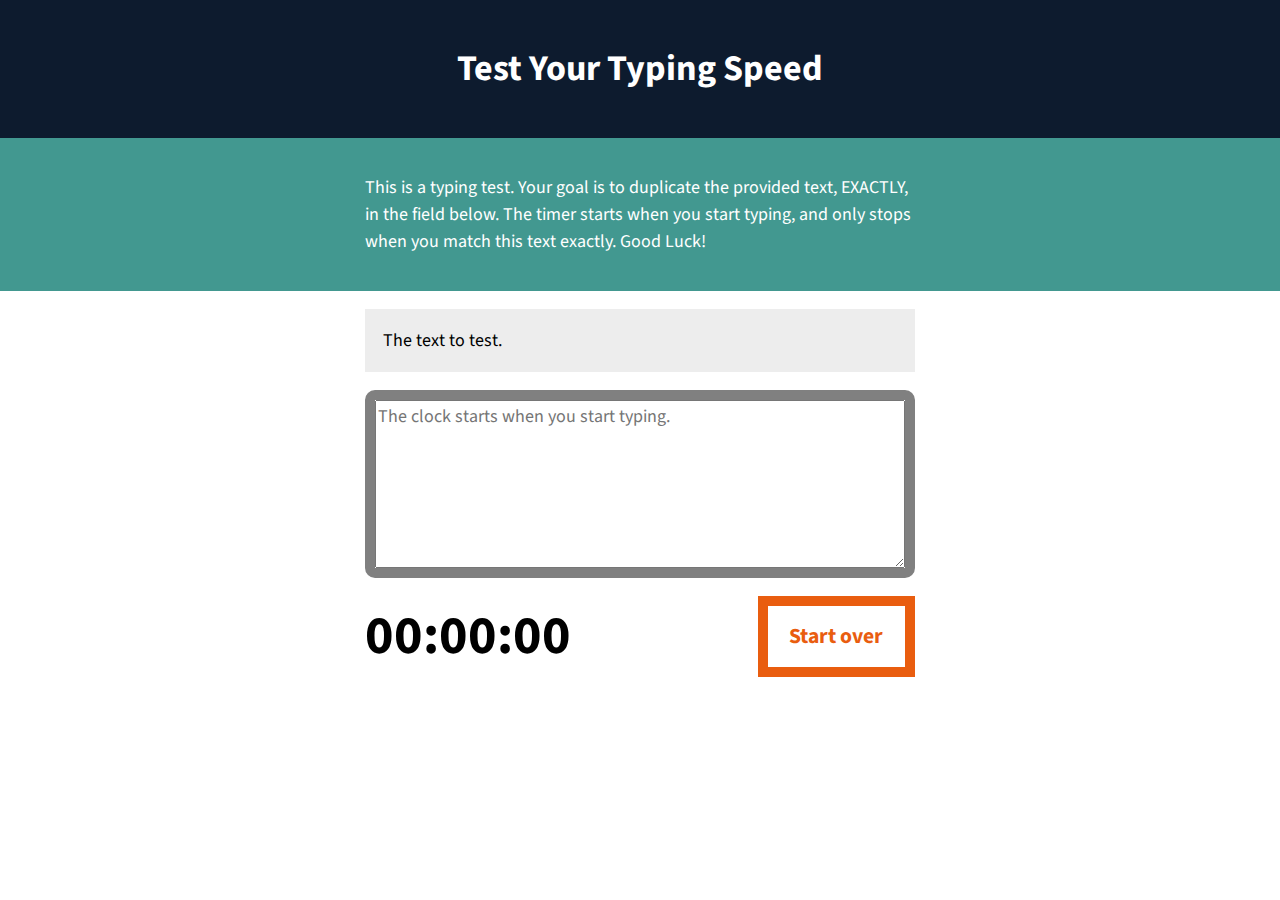
<file: 11_04/index.html>
<!DOCTYPE html>
<html lang="en-US">

<head>
    <meta charset="UTF-8">
    <meta name="viewport" content="width=device-width, initial-scale=1">
    <title>JS Typing Speed Test</title>
    <script src="script.js" async></script>
    <link rel="stylesheet" href="//fonts.googleapis.com/css?family=Source+Sans+Pro:400,400i,700,700i,900,900i" type="text/css" media="all">
    <link rel="stylesheet" href="style.css">
</head>

<body>
    <header class="masthead">
        <h1>Test Your Typing Speed</h1>
    </header>
    <main class="main">
        <article class="intro">
            <p>This is a typing test. Your goal is to duplicate the provided text, EXACTLY, in the field below. The timer starts when you start typing, and only stops when you match this text exactly. Good Luck!</p>
        </article><!-- .intro -->
        <section class="test-area">
            <div id="origin-text">
                <p>The text to test.</p>
            </div><!-- #origin-text -->

            <div class="test-wrapper">
                <textarea id="test-area" name="textarea" rows="6" placeholder="The clock starts when you start typing."></textarea>
            </div><!-- .test-wrapper -->

            <div class="meta">
                <section id="clock">
                    <div class="timer">00:00:00</div>
                </section>

                <button id="reset">Start over</button>
            </div><!-- .meta -->
        </section><!-- .test-area -->
    </main>

</body>

</html>
</file>
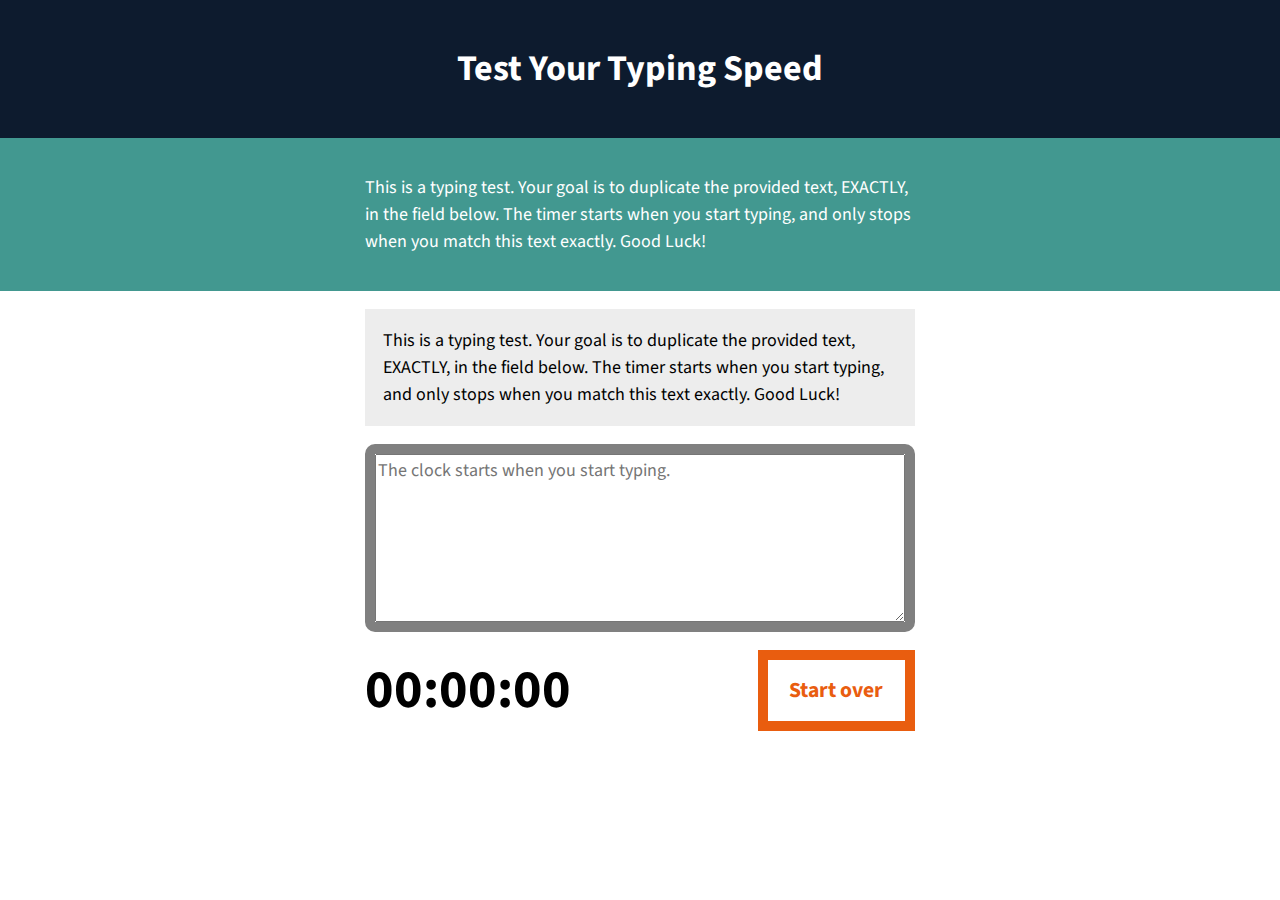
<file: 11_06/index.html>
<!DOCTYPE html>
<html lang="en-US">

<head>
    <meta charset="UTF-8">
    <meta name="viewport" content="width=device-width, initial-scale=1">
    <title>JS Typing Speed Test</title>
    <script src="script.js" async></script>
    <link rel="stylesheet" href="//fonts.googleapis.com/css?family=Source+Sans+Pro:400,400i,700,700i,900,900i" type="text/css" media="all">
    <link rel="stylesheet" href="style.css">
</head>

<body>
    <header class="masthead">
        <h1>Test Your Typing Speed</h1>
    </header>
    <main class="main">
        <article class="intro">
            <p>This is a typing test. Your goal is to duplicate the provided text, EXACTLY, in the field below. The timer starts when you start typing, and only stops when you match this text exactly. Good Luck!</p>
        </article><!-- .intro -->
        <section class="test-area">
            <div id="origin-text">
                <p>This is a typing test. Your goal is to duplicate the provided text, EXACTLY, in the field below. The timer starts when you start typing, and only stops when you match this text exactly. Good Luck!</p>
            </div><!-- #origin-text -->

            <div class="test-wrapper">
                <textarea id="test-area" name="textarea" rows="6" placeholder="The clock starts when you start typing."></textarea>
            </div><!-- .test-wrapper -->

            <div class="meta">
                <section id="clock">
                    <div class="timer">00:00:00</div>
                </section>

                <button id="reset">Start over</button>
            </div><!-- .meta -->
        </section><!-- .test-area -->
    </main>

</body>

</html>
</file>
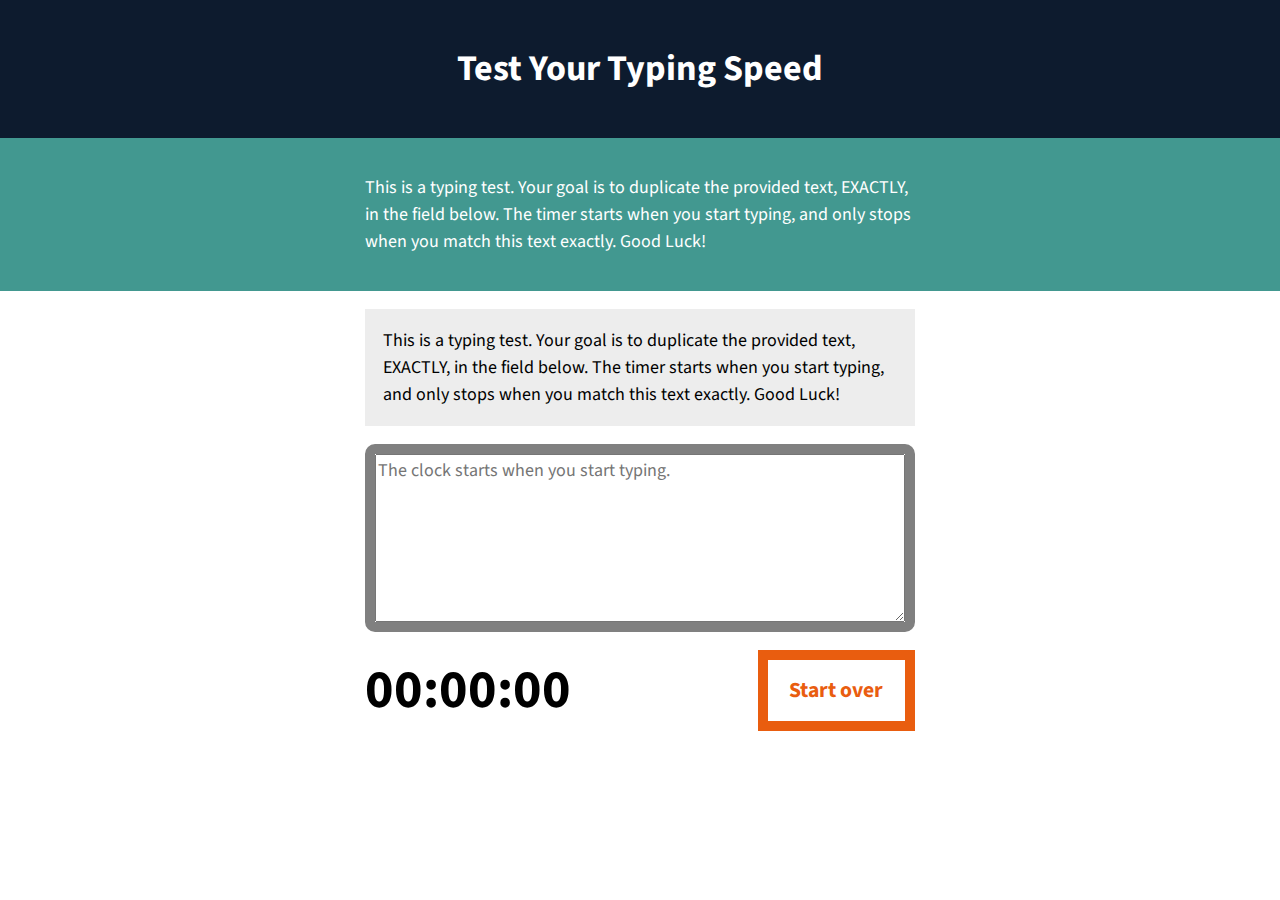
<file: 11_07/index.html>
<!DOCTYPE html>
<html lang="en-US">

<head>
    <meta charset="UTF-8">
    <meta name="viewport" content="width=device-width, initial-scale=1">
    <title>JS Typing Speed Test</title>
    <script src="script.min.js" async></script>
    <link rel="stylesheet" href="//fonts.googleapis.com/css?family=Source+Sans+Pro:400,400i,700,700i,900,900i" type="text/css" media="all">
    <link rel="stylesheet" href="style.css">
</head>

<body>
    <header class="masthead">
        <h1>Test Your Typing Speed</h1>
    </header>
    <main class="main">
        <article class="intro">
            <p>This is a typing test. Your goal is to duplicate the provided text, EXACTLY, in the field below. The timer starts when you start typing, and only stops when you match this text exactly. Good Luck!</p>
        </article><!-- .intro -->
        <section class="test-area">
            <div id="origin-text">
                <p>This is a typing test. Your goal is to duplicate the provided text, EXACTLY, in the field below. The timer starts when you start typing, and only stops when you match this text exactly. Good Luck!</p>
            </div><!-- #origin-text -->

            <div class="test-wrapper">
                <textarea id="test-area" name="textarea" rows="6" placeholder="The clock starts when you start typing."></textarea>
            </div><!-- .test-wrapper -->

            <div class="meta">
                <section id="clock">
                    <div class="timer">00:00:00</div>
                </section>

                <button id="reset">Start over</button>
            </div><!-- .meta -->
        </section><!-- .test-area -->
    </main>

</body>

</html>
</file>
<file: 05_02/gfx/icons.fallback.css>
.icon-facebook { background-image: url('png/facebook.png'); background-repeat: no-repeat; }

.icon-instagram { background-image: url('png/instagram.png'); background-repeat: no-repeat; }

.icon-linkedin { background-image: url('png/linkedin.png'); background-repeat: no-repeat; }

.icon-mmlogo { background-image: url('png/mmlogo.png'); background-repeat: no-repeat; }

.icon-twitter { background-image: url('png/twitter.png'); background-repeat: no-repeat; }

.icon-youtube { background-image: url('png/youtube.png'); background-repeat: no-repeat; }
</file>
<file: 05_05/gfx/icons.fallback.css>
.icon-facebook { background-image: url('png/facebook.png'); background-repeat: no-repeat; }

.icon-instagram { background-image: url('png/instagram.png'); background-repeat: no-repeat; }

.icon-linkedin { background-image: url('png/linkedin.png'); background-repeat: no-repeat; }

.icon-mmlogo { background-image: url('png/mmlogo.png'); background-repeat: no-repeat; }

.icon-twitter { background-image: url('png/twitter.png'); background-repeat: no-repeat; }

.icon-youtube { background-image: url('png/youtube.png'); background-repeat: no-repeat; }
</file>
<file: 06_02/style.css>
/* Layout */
.main {
    display: flex;
    padding: 2em;
    height: 90vh;
    justify-content: center;
    align-items: middle;
}

.clockbox,
#clock {
    width: 100%;
}

/* Clock styles */
.circle {
    fill: none;
    stroke: red;
    stroke-width: 9;
    stroke-miterlimit: 10;
}

.mid-circle {
    fill: red;
}
.hour-marks {
    fill: none;
    stroke: red;
    stroke-width: 9;
    stroke-miterlimit: 10;
}

.hour-arm {
    fill: none;
    stroke: red;
    stroke-width: 17;
    stroke-miterlimit: 10;
}

.minute-arm {
    fill: none;
    stroke: red;
    stroke-width: 11;
    stroke-miterlimit: 10;
}

.second-arm {
    fill: none;
    stroke: red;
    stroke-width: 4;
    stroke-miterlimit: 10;
}

/* Transparent box ensuring arms center properly. */
.sizing-box {
    fill: none;
}

/* Make all arms rotate around the same center point. */
/* Optional: Use transition for animation. */
#hour,
#minute,
#second {
    transform-origin: 300px 300px;
    /*transition: transform .5s ease-in-out;*/
}
</file>
<file: 07_03/gfx/icons.fallback.css>
.icon-facebook { background-image: url('png/facebook.png'); background-repeat: no-repeat; }

.icon-instagram { background-image: url('png/instagram.png'); background-repeat: no-repeat; }

.icon-linkedin { background-image: url('png/linkedin.png'); background-repeat: no-repeat; }

.icon-mmlogo { background-image: url('png/mmlogo.png'); background-repeat: no-repeat; }

.icon-twitter { background-image: url('png/twitter.png'); background-repeat: no-repeat; }

.icon-youtube { background-image: url('png/youtube.png'); background-repeat: no-repeat; }
</file>
<file: 08_02/style.css>
/*--------------------------------------------------------------
Typography
--------------------------------------------------------------*/

body,
button,
input,
select,
textarea {
	font-family: 'Source Sans Pro', 'Helvetica', Arial, sans-serif;
	font-size: 18px;
	line-height: 1.5;
}

h1,
h2,
h3,
h4,
h5,
h6 {
	clear: both;
}

p {
	margin-bottom: 1.5em;
}

b,
strong {
	font-weight: bold;
}

dfn,
cite,
em,
i {
	font-style: italic;
}

blockquote {
	margin: 0 1.5em;
}

address {
	margin: 0 0 1.5em;
}

pre {
	background: #eee;
	font-family: "Courier 10 Pitch", Courier, monospace;
	font-size: 15px;
	font-size: 1.5rem;
	line-height: 1.6;
	margin-bottom: 1.6em;
	max-width: 100%;
	overflow: auto;
	padding: 1.6em;
}

code,
kbd,
tt,
var {
	font: 15px Monaco, Consolas, "Andale Mono", "DejaVu Sans Mono", monospace;
}

abbr,
acronym {
	border-bottom: 1px dotted #666;
	cursor: help;
}

mark,
ins {
	background: #fff9c0;
	text-decoration: none;
}

sup,
sub {
	font-size: 75%;
	height: 0;
	line-height: 0;
	position: relative;
	vertical-align: baseline;
}

sup {
	bottom: 1ex;
}

sub {
	top: .5ex;
}

small {
	font-size: 75%;
}

big {
	font-size: 125%;
}

/*--------------------------------------------------------------
Layout
--------------------------------------------------------------*/
body {
    margin: 0;
    padding: 0;
}

.masthead {
    padding: 1em 2em;
    background-color: #0D1B2E;
    color: white;
}

.masthead h1 {
    text-align: center;
}

.intro {
    padding: 2em 2em;
    color: #ffffff;
    background: #429890;
}


.intro p,
.test-area {
    margin: 0 auto;
    max-width: 550px;
}

.test-area {
    margin-bottom: 4em;
    padding: 0 2em;
}

.test-wrapper {
    border: 10px solid grey;
    border-radius: 10px;
}

#origin-text {
    margin: 1em 0;
    padding: 1em 1em 0;
    background-color: #ededed;
}

#origin-text p {
    margin: 0;
    padding-bottom: 1em;
}

.test-wrapper {
    display: flex;
}

.test-wrapper textarea {
    flex: 1;
}

.meta {
    margin-top: 1em;
    display: flex;
    justify-content: space-between;
    flex-wrap: wrap;
}

.timer {
    font-size: 3em;
    font-weight: bold;
}

#reset {
    padding: .5em 1em;
    font-size: 1.2em;
    font-weight: bold;
    color: #E95D0F;
    background: white ;
    border: 10px solid #E95D0F;
}

#reset:hover {
    color: white;
    background-color: #E95D0F;
}
</file>
<file: 10_02/gfx/icons.fallback.css>
.icon-facebook { background-image: url('png/facebook.png'); background-repeat: no-repeat; }

.icon-instagram { background-image: url('png/instagram.png'); background-repeat: no-repeat; }

.icon-linkedin { background-image: url('png/linkedin.png'); background-repeat: no-repeat; }

.icon-mmlogo { background-image: url('png/mmlogo.png'); background-repeat: no-repeat; }

.icon-twitter { background-image: url('png/twitter.png'); background-repeat: no-repeat; }

.icon-youtube { background-image: url('png/youtube.png'); background-repeat: no-repeat; }
</file>
<file: 11_04/style.css>
/*--------------------------------------------------------------
Typography
--------------------------------------------------------------*/

body,
button,
input,
select,
textarea {
	font-family: 'Source Sans Pro', 'Helvetica', Arial, sans-serif;
	font-size: 18px;
	line-height: 1.5;
}

h1,
h2,
h3,
h4,
h5,
h6 {
	clear: both;
}

p {
	margin-bottom: 1.5em;
}

b,
strong {
	font-weight: bold;
}

dfn,
cite,
em,
i {
	font-style: italic;
}

blockquote {
	margin: 0 1.5em;
}

address {
	margin: 0 0 1.5em;
}

pre {
	background: #eee;
	font-family: "Courier 10 Pitch", Courier, monospace;
	font-size: 15px;
	font-size: 1.5rem;
	line-height: 1.6;
	margin-bottom: 1.6em;
	max-width: 100%;
	overflow: auto;
	padding: 1.6em;
}

code,
kbd,
tt,
var {
	font: 15px Monaco, Consolas, "Andale Mono", "DejaVu Sans Mono", monospace;
}

abbr,
acronym {
	border-bottom: 1px dotted #666;
	cursor: help;
}

mark,
ins {
	background: #fff9c0;
	text-decoration: none;
}

sup,
sub {
	font-size: 75%;
	height: 0;
	line-height: 0;
	position: relative;
	vertical-align: baseline;
}

sup {
	bottom: 1ex;
}

sub {
	top: .5ex;
}

small {
	font-size: 75%;
}

big {
	font-size: 125%;
}

/*--------------------------------------------------------------
Layout
--------------------------------------------------------------*/
body {
    margin: 0;
    padding: 0;
}

.masthead {
    padding: 1em 2em;
    background-color: #0D1B2E;
    color: white;
}

.masthead h1 {
    text-align: center;
}

.intro {
    padding: 2em 2em;
    color: #ffffff;
    background: #429890;
}


.intro p,
.test-area {
    margin: 0 auto;
    max-width: 550px;
}

.test-area {
    margin-bottom: 4em;
    padding: 0 2em;
}

.test-wrapper {
    border: 10px solid grey;
    border-radius: 10px;
}

#origin-text {
    margin: 1em 0;
    padding: 1em 1em 0;
    background-color: #ededed;
}

#origin-text p {
    margin: 0;
    padding-bottom: 1em;
}

.test-wrapper {
    height: 200%;
    display: flex;
}

.test-wrapper textarea {
    flex: 1;
}

.meta {
    margin-top: 1em;
    display: flex;
    justify-content: space-between;
    flex-wrap: wrap;
}

.timer {
    font-size: 3em;
    font-weight: bold;
}

#reset {
    padding: .5em 1em;
    font-size: 1.2em;
    font-weight: bold;
    color: #E95D0F;
    background: white ;
    border: 10px solid #E95D0F;
}

#reset:hover {
    color: white;
    background-color: #E95D0F;
}
</file>
<file: 11_06/style.css>
/*--------------------------------------------------------------
Typography
--------------------------------------------------------------*/

body,
button,
input,
select,
textarea {
	font-family: 'Source Sans Pro', 'Helvetica', Arial, sans-serif;
	font-size: 18px;
	line-height: 1.5;
}

h1,
h2,
h3,
h4,
h5,
h6 {
	clear: both;
}

p {
	margin-bottom: 1.5em;
}

b,
strong {
	font-weight: bold;
}

dfn,
cite,
em,
i {
	font-style: italic;
}

blockquote {
	margin: 0 1.5em;
}

address {
	margin: 0 0 1.5em;
}

pre {
	background: #eee;
	font-family: "Courier 10 Pitch", Courier, monospace;
	font-size: 15px;
	font-size: 1.5rem;
	line-height: 1.6;
	margin-bottom: 1.6em;
	max-width: 100%;
	overflow: auto;
	padding: 1.6em;
}

code,
kbd,
tt,
var {
	font: 15px Monaco, Consolas, "Andale Mono", "DejaVu Sans Mono", monospace;
}

abbr,
acronym {
	border-bottom: 1px dotted #666;
	cursor: help;
}

mark,
ins {
	background: #fff9c0;
	text-decoration: none;
}

sup,
sub {
	font-size: 75%;
	height: 0;
	line-height: 0;
	position: relative;
	vertical-align: baseline;
}

sup {
	bottom: 1ex;
}

sub {
	top: .5ex;
}

small {
	font-size: 75%;
}

big {
	font-size: 125%;
}

/*--------------------------------------------------------------
Layout
--------------------------------------------------------------*/
body {
    margin: 0;
    padding: 0;
}

.masthead {
    padding: 1em 2em;
    background-color: #0D1B2E;
    color: white;
}

.masthead h1 {
    text-align: center;
}

.intro {
    padding: 2em 2em;
    color: #ffffff;
    background: #429890;
}


.intro p,
.test-area {
    margin: 0 auto;
    max-width: 550px;
}

.test-area {
    margin-bottom: 4em;
    padding: 0 2em;
}

.test-wrapper {
    border: 10px solid grey;
    border-radius: 10px;
}

#origin-text {
    margin: 1em 0;
    padding: 1em 1em 0;
    background-color: #ededed;
}

#origin-text p {
    margin: 0;
    padding-bottom: 1em;
}

.test-wrapper {
    height: 200%;
    display: flex;
}

.test-wrapper textarea {
    flex: 1;
}

.meta {
    margin-top: 1em;
    display: flex;
    justify-content: space-between;
    flex-wrap: wrap;
}

.timer {
    font-size: 3em;
    font-weight: bold;
}

#reset {
    padding: .5em 1em;
    font-size: 1.2em;
    font-weight: bold;
    color: #E95D0F;
    background: white ;
    border: 10px solid #E95D0F;
}

#reset:hover {
    color: white;
    background-color: #E95D0F;
}
</file>
<file: 11_07/style.css>
/*--------------------------------------------------------------
Typography
--------------------------------------------------------------*/

body,
button,
input,
select,
textarea {
	font-family: 'Source Sans Pro', 'Helvetica', Arial, sans-serif;
	font-size: 18px;
	line-height: 1.5;
}

h1,
h2,
h3,
h4,
h5,
h6 {
	clear: both;
}

p {
	margin-bottom: 1.5em;
}

b,
strong {
	font-weight: bold;
}

dfn,
cite,
em,
i {
	font-style: italic;
}

blockquote {
	margin: 0 1.5em;
}

address {
	margin: 0 0 1.5em;
}

pre {
	background: #eee;
	font-family: "Courier 10 Pitch", Courier, monospace;
	font-size: 15px;
	font-size: 1.5rem;
	line-height: 1.6;
	margin-bottom: 1.6em;
	max-width: 100%;
	overflow: auto;
	padding: 1.6em;
}

code,
kbd,
tt,
var {
	font: 15px Monaco, Consolas, "Andale Mono", "DejaVu Sans Mono", monospace;
}

abbr,
acronym {
	border-bottom: 1px dotted #666;
	cursor: help;
}

mark,
ins {
	background: #fff9c0;
	text-decoration: none;
}

sup,
sub {
	font-size: 75%;
	height: 0;
	line-height: 0;
	position: relative;
	vertical-align: baseline;
}

sup {
	bottom: 1ex;
}

sub {
	top: .5ex;
}

small {
	font-size: 75%;
}

big {
	font-size: 125%;
}

/*--------------------------------------------------------------
Layout
--------------------------------------------------------------*/
body {
    margin: 0;
    padding: 0;
}

.masthead {
    padding: 1em 2em;
    background-color: #0D1B2E;
    color: white;
}

.masthead h1 {
    text-align: center;
}

.intro {
    padding: 2em 2em;
    color: #ffffff;
    background: #429890;
}


.intro p,
.test-area {
    margin: 0 auto;
    max-width: 550px;
}

.test-area {
    margin-bottom: 4em;
    padding: 0 2em;
}

.test-wrapper {
    border: 10px solid grey;
    border-radius: 10px;
}

#origin-text {
    margin: 1em 0;
    padding: 1em 1em 0;
    background-color: #ededed;
}

#origin-text p {
    margin: 0;
    padding-bottom: 1em;
}

.test-wrapper {
    height: 200%;
    display: flex;
}

.test-wrapper textarea {
    flex: 1;
}

.meta {
    margin-top: 1em;
    display: flex;
    justify-content: space-between;
    flex-wrap: wrap;
}

.timer {
    font-size: 3em;
    font-weight: bold;
}

#reset {
    padding: .5em 1em;
    font-size: 1.2em;
    font-weight: bold;
    color: #E95D0F;
    background: white ;
    border: 10px solid #E95D0F;
}

#reset:hover {
    color: white;
    background-color: #E95D0F;
}
</file>
<file: 05_02/style-main.css>
/*--------------------------------------------------------------
CSS Reset
--------------------------------------------------------------*/
html {
	font-family: sans-serif;
	-webkit-text-size-adjust: 100%;
	-ms-text-size-adjust:     100%;
}

body {
	margin: 0;
	background-color: hsl(0, 0%, 95%);
}

article,
aside,
details,
figcaption,
figure,
footer,
header,
main,
menu,
nav,
section,
summary {
	display: block;
}

audio,
canvas,
progress,
video {
	display: inline-block;
	vertical-align: baseline;
}

audio:not([controls]) {
	display: none;
	height: 0;
}

[hidden],
template {
	display: none;
}

a {
	background-color: transparent;
}

a:active,
a:hover {
	outline: 0;
}

abbr[title] {
	border-bottom: 1px dotted;
}

b,
strong {
	font-weight: bold;
}

dfn {
	font-style: italic;
}

h1 {
	font-size: 2em;
	margin: 0.67em 0;
}

mark {
	background: #ff0;
	color: #000;
}

small {
	font-size: 80%;
}

sub,
sup {
	font-size: 75%;
	line-height: 0;
	position: relative;
	vertical-align: baseline;
}

sup {
	top: -0.5em;
}

sub {
	bottom: -0.25em;
}

img {
	display: block;
	border: 0;
	width: 100%;
	height: auto;
}

svg:not(:root) {
	overflow: hidden;
}

figure {
	margin: 0;
}

hr {
	box-sizing: content-box;
	height: 0;
}

pre {
	overflow: auto;
}

code,
kbd,
pre,
samp {
	font-family: monospace, monospace;
	font-size: 1em;
}

button,
input,
optgroup,
select,
textarea {
	color: inherit;
	font: inherit;
	margin: 0;
}

button {
	overflow: visible;
}

button,
select {
	text-transform: none;
}

button,
html input[type="button"],
input[type="reset"],
input[type="submit"] {
	-webkit-appearance: button;
	cursor: pointer;
}

button[disabled],
html input[disabled] {
	cursor: default;
}

button::-moz-focus-inner,
input::-moz-focus-inner {
	border: 0;
	padding: 0;
}

input {
	line-height: normal;
}

input[type="checkbox"],
input[type="radio"] {
	box-sizing: border-box;
	padding: 0;
}

input[type="number"]::-webkit-inner-spin-button,
input[type="number"]::-webkit-outer-spin-button {
	height: auto;
}

input[type="search"] {
	-webkit-appearance: textfield;
	box-sizing: content-box;
}

input[type="search"]::-webkit-search-cancel-button,
input[type="search"]::-webkit-search-decoration {
	-webkit-appearance: none;
}

fieldset {
	border: 1px solid #c0c0c0;
	margin: 0 2px;
	padding: 0.35em 0.625em 0.75em;
}

legend {
	border: 0;
	padding: 0;

}

textarea {
	overflow: auto;
}

optgroup {
	font-weight: bold;
}

table {
	border-collapse: collapse;
	border-spacing: 0;
}

td,
th {
	padding: 0;
}

/*--------------------------------------------------------------
Accessibility
--------------------------------------------------------------*/
/* Text meant only for screen readers */
.screen-reader-text {
	clip: rect(1px, 1px, 1px, 1px);
	position: absolute !important;
	height: 1px;
	width: 1px;
	overflow: hidden;
}

.screen-reader-text:hover,
.screen-reader-text:active,
.screen-reader-text:focus {
	background-color: #f1f1f1;
	border-radius: 3px;
	box-shadow: 0 0 2px 2px rgba(0, 0, 0, 0.6);
	clip: auto !important;
	color: #21759b;
	display: block;
	font-size: 14px;
	font-weight: bold;
	height: auto;
	left: 5px;
	line-height: normal;
	padding: 15px 23px 14px;
	text-decoration: none;
	top: 5px;
	width: auto;
	z-index: 100000; /* Above WP toolbar */
}

/*--------------------------------------------------------------
Layouts
--------------------------------------------------------------*/

.centered {
    margin: 0 auto;
    padding: 0 1em;
}

@media screen and (min-width: 62em) {
    .centered {
        max-width: 62em;
    }
}

/*--------------------------------------------------------------
Typography
--------------------------------------------------------------*/

body,
button,
input,
select,
textarea {
	font-family: 'Source Sans Pro', 'Helvetica', Arial, sans-serif;
	font-size: 18px;
	line-height: 1.5;
}

h1,
h2,
h3,
h4,
h5,
h6 {
	clear: both;
}

p {
	margin-bottom: 1.5em;
}

b,
strong {
	font-weight: bold;
}

dfn,
cite,
em,
i {
	font-style: italic;
}

blockquote {
	margin: 0 1.5em;
}

address {
	margin: 0 0 1.5em;
}

pre {
	background: #eee;
	font-family: "Courier 10 Pitch", Courier, monospace;
	font-size: 15px;
	font-size: 1.5rem;
	line-height: 1.6;
	margin-bottom: 1.6em;
	max-width: 100%;
	overflow: auto;
	padding: 1.6em;
}

code,
kbd,
tt,
var {
	font: 15px Monaco, Consolas, "Andale Mono", "DejaVu Sans Mono", monospace;
}

abbr,
acronym {
	border-bottom: 1px dotted #666;
	cursor: help;
}

mark,
ins {
	background: #fff9c0;
	text-decoration: none;
}

sup,
sub {
	font-size: 75%;
	height: 0;
	line-height: 0;
	position: relative;
	vertical-align: baseline;
}

sup {
	bottom: 1ex;
}

sub {
	top: .5ex;
}

small {
	font-size: 75%;
}

big {
	font-size: 125%;
}

/* Global layouts */
@media screen and (min-width: 700px) {
    .two-column {
        column-count: 2;
        column-gap: 2.4em;
    }
}

/* Global buttons */
.content-button {
	padding: .5em 1em;
	border: 3px solid #B51C35;
	/*border-radius: 10px;*/
	font-weight: 600;
}

a.content-button {
	color: black;
	text-decoration: none;
}

a.content-button:focus,
a.content-button:hover {
	background: #B51C35;
	color: #FFFCED;
}
/*--------------------------------------------------------------
Header styles
--------------------------------------------------------------*/

.masthead {
    padding: 1em 0;
    background-color: #002254;
}

@media screen and (min-width: 25em) {
    .site-header {
        -js-display: flex;
        display: flex;
        flex-wrap: wrap;
        justify-content: space-between;
        align-items: center;
    }
}

.site-branding {
    margin-right: 1em;
}

.site-branding a {
    text-decoration: none;
}

.site-branding a:focus,
.site-branding a:hover {
    text-decoration: underline white;
}

.icon-mmlogo {
    -js-display: flex;
    display: flex;
    width: .75em;
    height: .75em;
    margin-right: .35em;
    padding: .4em;
    border: 1px solid white;
}

.icon-mmlogo svg {
    width: 100%;
    height: 100%;
}

.site-title {
    font-size: 1.4em;
}

.site-title a {
    -js-display: flex;
    display: flex;
    align-items: baseline;
    margin: 0;
    font-weight: 400;
    text-align: center;
    color: white;
}

/*--------------------------------------------------------------
Mobile-first menu
--------------------------------------------------------------*/

.multi-level-nav ul {
    margin: 0;
    padding: 0;
	list-style-type: none;
}

.multi-level-nav a {
    display: block;
    padding: .6em 0;
    color: white;
    text-decoration: none;
    border-bottom: 1px solid hsla(0, 0%, 100%, .1);
    transition: all .4s;
}

.multi-level-nav a:focus,
.multi-level-nav a:hover {
    padding-left: 1em;
    background: white;
    color: #002254;
}

@media screen and (max-width: 25em){
	.multi-level-nav li li a {
		padding-left: 1em;
	}

    .multi-level-nav li li a:focus,
    .multi-level-nav li li a:hover {
        padding-left: 1.8em;
    }

    .multi-level-nav ul ul li a::before {
        margin: 0 .4em 0 -.8em ;
        content: '–';
    }

	.dropdown-toggle {
		display: none;
	}

    .multi-level-nav > ul:last-of-type > li:nth-last-child(2) > a {
        border-bottom: none;
    }

    a.reserve {
        margin-top: .4em;
        text-align: center;
        font-weight: 600;
        border: 1px solid white;

    }

    a.reserve:focus,
    a.reserve:hover {
        padding-left: 0;
        background: white;
        color: #002254;
    }
}

@media screen and (min-width: 25em){
	.multi-level-nav ul {
        display: flex;
        flex-wrap: wrap;
        justify-content: space-between;
	}

	.multi-level-nav li {
        flex: 1 0 auto;
		position: relative;
	}

    .multi-level-nav a {
        padding-right: 1.4em;
        border-bottom: none;
    }

    .multi-level-nav a:focus,
    .multi-level-nav a:hover {
        padding-left: 0;
        background: inherit;
        color: white;
        text-decoration: underline;
    }

	.multi-level-nav ul ul {
		display: none;
		position: absolute;
		z-index:100;
	}

	.multi-level-nav ul ul li {
        flex: 1 1 auto;
	}

	.multi-level-nav ul .toggled-on {
		display: flex;
	}

	.dropdown-toggle {
		margin: 0 -.25em 0 .25em;
		padding: 0 .25em;
		border: 0;
		content: "";
		text-transform: lowercase; /* Stop screen readers to read the text as capital letters */
		background-color: transparent;
	}

	.dropdown-toggle:after {
		position: relative;
		top: 0;
		left: 0;
        width: 1em;
		color: white;
		content: "+";
		line-height: 1em;
	}

	.dropdown-toggle:hover,
	.dropdown-toggle:focus {
		outline: solid white 1px;
	}

	.dropdown-toggle.toggle-on:after {
		content: "–";
	}

    .toggled-on {
        border: 1px solid white;
        border-top: none;
    }

    .toggled-on a {
        padding-left: .8em;
        background-color: #002254;
    }

    a.reserve {
        margin-top: .4em;
        padding: .2em .5em;
        border: 1px solid white;
        transition: none;
    }

    a.reserve:focus,
    a.reserve:hover {
        padding-left: .5em;
        background: white;
        color: #002254;
        text-decoration: none;
    }
}

/*
 * jQuery FlexSlider v2.6.1
 * http://www.woothemes.com/flexslider/
 *
 * Copyright 2012 WooThemes
 * Free to use under the GPLv2 and later license.
 * http://www.gnu.org/licenses/gpl-2.0.html
 *
 * Contributing author: Tyler Smith (@mbmufffin)
 *
 */

/* ====================================================================================================================
 * RESETS
 * ====================================================================================================================*/
.flex-container a:hover,
.flex-slider a:hover {
  outline: none;
}
.slides,
.slides > li,
.flex-control-nav,
.flex-direction-nav {
  margin: 0;
  padding: 0;
  list-style: none;
}
.flex-pauseplay span {
  text-transform: capitalize;
}
/* ====================================================================================================================
 * BASE STYLES
 * ====================================================================================================================*/
.flexslider {
  margin: 0;
  padding: 0;
}
.flexslider .slides > li {
  display: none;
  -webkit-backface-visibility: hidden;
}
.flexslider .slides img {
  width: 100%;
  display: block;
}
.flexslider .slides:after {
  content: "\0020";
  display: block;
  clear: both;
  visibility: hidden;
  line-height: 0;
  height: 0;
}
html[xmlns] .flexslider .slides {
  display: block;
}
* html .flexslider .slides {
  height: 1%;
}
.no-js .flexslider .slides > li:first-child {
  display: block;
}
/* ====================================================================================================================
 * DEFAULT THEME
 * ====================================================================================================================*/
.flexslider {
  margin: 00;
  background: #fff;
  position: relative;
  zoom: 1;
  -webkit-border-radius: 4px;
  -moz-border-radius: 4px;
  border-radius: 4px;
  -webkit-box-shadow: '' 0 1px 4px rgba(0, 0, 0, 0.2);
  -moz-box-shadow: '' 0 1px 4px rgba(0, 0, 0, 0.2);
  -o-box-shadow: '' 0 1px 4px rgba(0, 0, 0, 0.2);
  box-shadow: '' 0 1px 4px rgba(0, 0, 0, 0.2);
}
.flexslider .slides {
  zoom: 1;
}
.flexslider .slides img {
  height: auto;
  -moz-user-select: none;
}
.flex-viewport {
  max-height: 2000px;
  -webkit-transition: all 1s ease;
  -moz-transition: all 1s ease;
  -ms-transition: all 1s ease;
  -o-transition: all 1s ease;
  transition: all 1s ease;
}
.loading .flex-viewport {
  max-height: 300px;
}
.carousel li {
  margin-right: 5px;
}
.flex-direction-nav {
  *height: 0;
}
.flex-direction-nav a {
  text-decoration: none;
  display: block;
  width: 40px;
  height: 40px;
  margin: -20px 0 0;
  position: absolute;
  top: 50%;
  z-index: 10;
  overflow: hidden;
  opacity: 0;
  cursor: pointer;
  color: rgba(0, 0, 0, 0.8);
  text-shadow: 1px 1px 0 rgba(255, 255, 255, 0.3);
  -webkit-transition: all 0.3s ease-in-out;
  -moz-transition: all 0.3s ease-in-out;
  -ms-transition: all 0.3s ease-in-out;
  -o-transition: all 0.3s ease-in-out;
  transition: all 0.3s ease-in-out;
}
.flex-direction-nav a:before {
  font-size: 40px;
  display: inline-block;
  color: rgba(0, 0, 0, 0.8);
  text-shadow: 1px 1px 0 rgba(255, 255, 255, 0.3);
}

.flex-direction-nav .flex-prev {
  left: -50px;
}
.flex-direction-nav .flex-next {
  right: -50px;
  text-align: right;
}

.flex-direction-nav .flex-disabled {
  opacity: 0!important;
  filter: alpha(opacity=0);
  cursor: default;
  z-index: -1;
}
.flex-pauseplay a {
  display: block;
  width: 20px;
  height: 20px;
  position: absolute;
  bottom: 5px;
  left: 10px;
  opacity: 0.8;
  z-index: 10;
  overflow: hidden;
  cursor: pointer;
  color: #000;
}
.flex-pauseplay a:before {
  font-size: 20px;
  display: inline-block;
}
.flex-pauseplay a:hover {
  opacity: 1;
}

.flex-control-nav {
  width: 100%;
  position: absolute;
  bottom: -40px;
  text-align: center;
}
.flex-control-nav li {
  margin: 0 6px;
  display: inline-block;
  zoom: 1;
  *display: inline;
}
.flex-control-paging li a {
  width: 11px;
  height: 11px;
  display: block;
  background: #666;
  background: rgba(0, 0, 0, 0.5);
  cursor: pointer;
  text-indent: -9999px;
  -webkit-box-shadow: inset 0 0 3px rgba(0, 0, 0, 0.3);
  -moz-box-shadow: inset 0 0 3px rgba(0, 0, 0, 0.3);
  -o-box-shadow: inset 0 0 3px rgba(0, 0, 0, 0.3);
  box-shadow: inset 0 0 3px rgba(0, 0, 0, 0.3);
  -webkit-border-radius: 20px;
  -moz-border-radius: 20px;
  border-radius: 20px;
}
.flex-control-paging li a:hover {
  background: #333;
  background: rgba(0, 0, 0, 0.7);
}
.flex-control-paging li a.flex-active {
  background: #000;
  background: rgba(0, 0, 0, 0.9);
  cursor: default;
}
.flex-control-thumbs {
  margin: 5px 0 0;
  position: static;
  overflow: hidden;
}
.flex-control-thumbs li {
  width: 25%;
  float: left;
  margin: 0;
}
.flex-control-thumbs img {
  width: 100%;
  height: auto;
  display: block;
  opacity: .7;
  cursor: pointer;
  -moz-user-select: none;
  -webkit-transition: all 1s ease;
  -moz-transition: all 1s ease;
  -ms-transition: all 1s ease;
  -o-transition: all 1s ease;
  transition: all 1s ease;
}
.flex-control-thumbs img:hover {
  opacity: 1;
}
.flex-control-thumbs .flex-active {
  opacity: 1;
  cursor: default;
}
/* ====================================================================================================================
 * RESPONSIVE
 * ====================================================================================================================*/
@media screen and (max-width: 860px) {
  .flex-direction-nav .flex-prev {
    opacity: 1;
    left: 10px;
  }
  .flex-direction-nav .flex-next {
    opacity: 1;
    right: 10px;
  }
}

/*--------------------------------------------------------------
Front page promo area
--------------------------------------------------------------*/

.promo-text {
    box-sizing: border-box;

}

.promo-title {
    display: inline-block;
    margin-bottom: 0;
    padding: 0 .5em;
    font-size: 2em;
    background: hsla(0, 0%, 100%, .75);
}

.promo-lede {
    padding: 1em 1em;
    font-size: 1.4em;
    color: #FFFCED;
    text-shadow: 1px 1px 3px hsla(277, 47%, 40%, .85);
    background: hsla(277, 47%, 66%, .85);

}

@media screen and (min-width: 600px) {
    .promo-area {
        position: relative;
        max-height: 20em;
        overflow: hidden;
    }

    .promo-content {
        position: absolute;
        -js-display: flex;
        display: flex;
        justify-content: flex-end;
        align-items: flex-end;
        height: 100%;
        width: 100%;
        top: 0;
        left: 0;
    }

    .promo-text {
        box-sizing: border-box;
        margin: 0 auto;
        padding: 0 12.5%;
        max-width: 52em;
    }

    .promo-lede {
        margin-top: -.5em;
        margin-left: 20%;
        text-align: right;
        width: 70%;
    }
}

/*--------------------------------------------------------------
Front page styles
--------------------------------------------------------------*/

.main-pitch {
    background: white;
}

.main-title {
    font-size: 2.2em;
    text-align: center;
}

.teaser {
    padding: 0 1em;
    font-size: 1.2em;
}

/* Three Reasons */

.three-reasons {
    margin: 2em -1em;
    padding: 0;
    background: white;
}

.reason {
    margin-bottom: 1em;
    padding-bottom: 2em;
}

.reason figcaption {
    padding: 0 3em;
}

@media screen and (min-width: 50em) {
    .three-reasons {
        -js-display: flex;
        display: flex;
        margin: 1em auto 0;
    }

    .reason figcaption {
        padding: 0 1.5em;
    }
}

@media screen and (min-width: 70em) {
    .three-reasons {
        padding: 2em 0 0;
    }

}

.content-title {
    margin-bottom: 0;
    font-size: 1.4em;
}

.reason p {
    margin: .5em 0 1.8em;
}


/* Experience */
.pitch::before {
    display: block;
    height: 4em;
    content: "";
    background: #002254 url('images/square_bg.svg') repeat;
}

/* Feature */

.features {
    margin: 2em -1em;
}

.feature {
    background: white;
}
.feature figcaption {
    padding: 0 2em 3em;
}

@media screen and (min-width: 50em) {
    .features {
        -js-display: flex;
        display: flex;
        flex-wrap: wrap;
        margin: 3em auto 2em;
        padding: 0;
    }

    .feature {
        width: 50%;
    }

    .feature figcaption {
        padding: 0 1.5em 3em;
    }
}

/* CTA */

.cta {
    padding: 3em;
    background: #B51C35;
    text-align: center;
}

.cta a {
    padding: 0 .5em;
    font-size: 2em;
    font-weight: 900;
    color: #FFFCED;
    text-decoration: none;
    border: 5px solid #FFFCED;
}

@media screen and (min-width: 40em) {
    .cta a {
        font-size: 3em;
        border-width: 10px;
    }
}

.cta a:focus,
.cta a:hover {
    background: #FFFCED;
    color: #B51C35;
}

/*--------------------------------------------------------------
Stories styles
--------------------------------------------------------------*/
.stories {
    margin-bottom: 6em;
}

.story {
    padding: 1em 2em 2em;
}

@media screen and (min-width: 50em) {
    .story-wrapper img {
        width: 60%!important;
        float: left;
    }

    .story {
        box-sizing: border-box;
        width: 40%;
        float: right;
    }
}

.flex-viewport {
    background: white;
}

.flex-control-nav {
    -js-display: flex;
    display: flex;
}

.flex-direction-nav {
    position: relative;
    -js-display: flex;
    display: flex;
    float: right;
    margin: 0;
}

.flex-direction-nav a {
    position: relative;
    opacity: 100;
    margin: 0;
    width: 30px;
}

.flex-direction-nav a::before {
    font-family: inherit;
    content: "‹";
}

.flex-direction-nav a.flex-next::before {
    content: "›";
}

.flex-direction-nav .flex-prev {
    left: 0;
}

.flex-direction-nav .flex-next {
    right: 0;
}

.story-header {
    margin-bottom: 0em;
    font-size: 180%;
}
.author {
    color: hsl(0, 0%, 45%);
}

.story p {
    font-size: 120%;
    font-style: italic;
}

/*--------------------------------------------------------------
Footer styles
--------------------------------------------------------------*/

.footer {
    padding: 3em 3em 0;
    background: hsl(0, 0%, 10%);
    color: #FFFCED;
}

@media screen and (min-width: 50em) {
    .footer-widgets {
        -js-display: flex;
        display: flex;
        justify-content: space-between;
    }

    .widget {
        width: 30%;
    }

}

.widget-title {
    font-size: 1.3em;
}



.footer-menu ul {
    margin: 0;
    padding: 0;
    list-style-type: none;
}

.footer-menu a {
    display: block;
    padding-bottom: .5em;
    color: #FFFCED;
    text-decoration: none;
}

.footer-menu a:focus::before,
.footer-menu a:hover::before {
    margin-right: .5em;
    content: "›";
}

.footer-cta a {
    display: block;
    margin-top: 1em;
    padding: 0 .5em;
    font-size: 2em;
    font-weight: 900;
    color: #fffced;
    text-align: center;
    text-decoration: none;
    border: 5px solid #fffced;
}

.footer-cta a:focus,
.footer-cta a:hover {
    background: #B51C35;
}

.social-nav {
    margin: 4em -3em 0;
    padding: 1em 0;
    background: #B51C35;
}

.social-nav ul {
    -js-display: flex;
    display: flex;
    justify-content: center;

    padding: 0;
    list-style-type: none;
}

.social-nav a {
    padding: 1em;
}

.social-nav svg {
    width: 1.4em;
    height: auto;

}

.social-nav path {
    fill: #FFFCED;
}
</file>
<file: 05_05/style-main.css>
/*--------------------------------------------------------------
CSS Reset
--------------------------------------------------------------*/
html {
	font-family: sans-serif;
	-webkit-text-size-adjust: 100%;
	-ms-text-size-adjust:     100%;
}

body {
	margin: 0;
	background-color: hsl(0, 0%, 95%);
}

article,
aside,
details,
figcaption,
figure,
footer,
header,
main,
menu,
nav,
section,
summary {
	display: block;
}

audio,
canvas,
progress,
video {
	display: inline-block;
	vertical-align: baseline;
}

audio:not([controls]) {
	display: none;
	height: 0;
}

[hidden],
template {
	display: none;
}

a {
	background-color: transparent;
}

a:active,
a:hover {
	outline: 0;
}

abbr[title] {
	border-bottom: 1px dotted;
}

b,
strong {
	font-weight: bold;
}

dfn {
	font-style: italic;
}

h1 {
	font-size: 2em;
	margin: 0.67em 0;
}

mark {
	background: #ff0;
	color: #000;
}

small {
	font-size: 80%;
}

sub,
sup {
	font-size: 75%;
	line-height: 0;
	position: relative;
	vertical-align: baseline;
}

sup {
	top: -0.5em;
}

sub {
	bottom: -0.25em;
}

img {
	display: block;
	border: 0;
	width: 100%;
	height: auto;
}

svg:not(:root) {
	overflow: hidden;
}

figure {
	margin: 0;
}

hr {
	box-sizing: content-box;
	height: 0;
}

pre {
	overflow: auto;
}

code,
kbd,
pre,
samp {
	font-family: monospace, monospace;
	font-size: 1em;
}

button,
input,
optgroup,
select,
textarea {
	color: inherit;
	font: inherit;
	margin: 0;
}

button {
	overflow: visible;
}

button,
select {
	text-transform: none;
}

button,
html input[type="button"],
input[type="reset"],
input[type="submit"] {
	-webkit-appearance: button;
	cursor: pointer;
}

button[disabled],
html input[disabled] {
	cursor: default;
}

button::-moz-focus-inner,
input::-moz-focus-inner {
	border: 0;
	padding: 0;
}

input {
	line-height: normal;
}

input[type="checkbox"],
input[type="radio"] {
	box-sizing: border-box;
	padding: 0;
}

input[type="number"]::-webkit-inner-spin-button,
input[type="number"]::-webkit-outer-spin-button {
	height: auto;
}

input[type="search"] {
	-webkit-appearance: textfield;
	box-sizing: content-box;
}

input[type="search"]::-webkit-search-cancel-button,
input[type="search"]::-webkit-search-decoration {
	-webkit-appearance: none;
}

fieldset {
	border: 1px solid #c0c0c0;
	margin: 0 2px;
	padding: 0.35em 0.625em 0.75em;
}

legend {
	border: 0;
	padding: 0;

}

textarea {
	overflow: auto;
}

optgroup {
	font-weight: bold;
}

table {
	border-collapse: collapse;
	border-spacing: 0;
}

td,
th {
	padding: 0;
}

/*--------------------------------------------------------------
Accessibility
--------------------------------------------------------------*/
/* Text meant only for screen readers */
.screen-reader-text {
	clip: rect(1px, 1px, 1px, 1px);
	position: absolute !important;
	height: 1px;
	width: 1px;
	overflow: hidden;
}

.screen-reader-text:hover,
.screen-reader-text:active,
.screen-reader-text:focus {
	background-color: #f1f1f1;
	border-radius: 3px;
	box-shadow: 0 0 2px 2px rgba(0, 0, 0, 0.6);
	clip: auto !important;
	color: #21759b;
	display: block;
	font-size: 14px;
	font-weight: bold;
	height: auto;
	left: 5px;
	line-height: normal;
	padding: 15px 23px 14px;
	text-decoration: none;
	top: 5px;
	width: auto;
	z-index: 100000; /* Above WP toolbar */
}

/*--------------------------------------------------------------
Layouts
--------------------------------------------------------------*/

.centered {
    margin: 0 auto;
    padding: 0 1em;
}

@media screen and (min-width: 62em) {
    .centered {
        max-width: 62em;
    }
}

/*--------------------------------------------------------------
Typography
--------------------------------------------------------------*/

body,
button,
input,
select,
textarea {
	font-family: 'Source Sans Pro', 'Helvetica', Arial, sans-serif;
	font-size: 18px;
	line-height: 1.5;
}

h1,
h2,
h3,
h4,
h5,
h6 {
	clear: both;
}

p {
	margin-bottom: 1.5em;
}

b,
strong {
	font-weight: bold;
}

dfn,
cite,
em,
i {
	font-style: italic;
}

blockquote {
	margin: 0 1.5em;
}

address {
	margin: 0 0 1.5em;
}

pre {
	background: #eee;
	font-family: "Courier 10 Pitch", Courier, monospace;
	font-size: 15px;
	font-size: 1.5rem;
	line-height: 1.6;
	margin-bottom: 1.6em;
	max-width: 100%;
	overflow: auto;
	padding: 1.6em;
}

code,
kbd,
tt,
var {
	font: 15px Monaco, Consolas, "Andale Mono", "DejaVu Sans Mono", monospace;
}

abbr,
acronym {
	border-bottom: 1px dotted #666;
	cursor: help;
}

mark,
ins {
	background: #fff9c0;
	text-decoration: none;
}

sup,
sub {
	font-size: 75%;
	height: 0;
	line-height: 0;
	position: relative;
	vertical-align: baseline;
}

sup {
	bottom: 1ex;
}

sub {
	top: .5ex;
}

small {
	font-size: 75%;
}

big {
	font-size: 125%;
}

/* Global layouts */
@media screen and (min-width: 700px) {
    .two-column {
        column-count: 2;
        column-gap: 2.4em;
    }
}

/* Global buttons */
.content-button {
	padding: .5em 1em;
	border: 3px solid #B51C35;
	/*border-radius: 10px;*/
	font-weight: 600;
}

a.content-button {
	color: black;
	text-decoration: none;
}

a.content-button:focus,
a.content-button:hover {
	background: #B51C35;
	color: #FFFCED;
}
/*--------------------------------------------------------------
Header styles
--------------------------------------------------------------*/

.masthead {
    padding: 1em 0;
    background-color: #002254;
}

@media screen and (min-width: 25em) {
    .site-header {
        -js-display: flex;
        display: flex;
        flex-wrap: wrap;
        justify-content: space-between;
        align-items: center;
    }
}

.site-branding {
    margin-right: 1em;
}

.site-branding a {
    text-decoration: none;
}

.site-branding a:focus,
.site-branding a:hover {
    text-decoration: underline white;
}

.icon-mmlogo {
    -js-display: flex;
    display: flex;
    width: .75em;
    height: .75em;
    margin-right: .35em;
    padding: .4em;
    border: 1px solid white;
}

.icon-mmlogo svg {
    width: 100%;
    height: 100%;
}

.site-title {
    font-size: 1.4em;
}

.site-title a {
    -js-display: flex;
    display: flex;
    align-items: baseline;
    margin: 0;
    font-weight: 400;
    text-align: center;
    color: white;
}

/*--------------------------------------------------------------
Mobile-first menu
--------------------------------------------------------------*/

.multi-level-nav ul {
    margin: 0;
    padding: 0;
	list-style-type: none;
}

.multi-level-nav a {
    display: block;
    padding: .6em 0;
    color: white;
    text-decoration: none;
    border-bottom: 1px solid hsla(0, 0%, 100%, .1);
    transition: all .4s;
}

.multi-level-nav a:focus,
.multi-level-nav a:hover {
    padding-left: 1em;
    background: white;
    color: #002254;
}

@media screen and (max-width: 25em){
	.multi-level-nav li li a {
		padding-left: 1em;
	}

    .multi-level-nav li li a:focus,
    .multi-level-nav li li a:hover {
        padding-left: 1.8em;
    }

    .multi-level-nav ul ul li a::before {
        margin: 0 .4em 0 -.8em ;
        content: '–';
    }

	.dropdown-toggle {
		display: none;
	}

    .multi-level-nav > ul:last-of-type > li:nth-last-child(2) > a {
        border-bottom: none;
    }

    a.reserve {
        margin-top: .4em;
        text-align: center;
        font-weight: 600;
        border: 1px solid white;

    }

    a.reserve:focus,
    a.reserve:hover {
        padding-left: 0;
        background: white;
        color: #002254;
    }
}

@media screen and (min-width: 25em){
	.multi-level-nav ul {
        display: flex;
        flex-wrap: wrap;
        justify-content: space-between;
	}

	.multi-level-nav li {
        flex: 1 0 auto;
		position: relative;
	}

    .multi-level-nav a {
        padding-right: 1.4em;
        border-bottom: none;
    }

    .multi-level-nav a:focus,
    .multi-level-nav a:hover {
        padding-left: 0;
        background: inherit;
        color: white;
        text-decoration: underline;
    }

	.multi-level-nav ul ul {
		display: none;
		position: absolute;
		z-index:100;
	}

	.multi-level-nav ul ul li {
        flex: 1 1 auto;
	}

	.multi-level-nav ul .toggled-on {
		display: flex;
	}

	.dropdown-toggle {
		margin: 0 -.25em 0 .25em;
		padding: 0 .25em;
		border: 0;
		content: "";
		text-transform: lowercase; /* Stop screen readers to read the text as capital letters */
		background-color: transparent;
	}

	.dropdown-toggle:after {
		position: relative;
		top: 0;
		left: 0;
        width: 1em;
		color: white;
		content: "+";
		line-height: 1em;
	}

	.dropdown-toggle:hover,
	.dropdown-toggle:focus {
		outline: solid white 1px;
	}

	.dropdown-toggle.toggle-on:after {
		content: "–";
	}

    .toggled-on {
        border: 1px solid white;
        border-top: none;
    }

    .toggled-on a {
        padding-left: .8em;
        background-color: #002254;
    }

    a.reserve {
        margin-top: .4em;
        padding: .2em .5em;
        border: 1px solid white;
        transition: none;
    }

    a.reserve:focus,
    a.reserve:hover {
        padding-left: .5em;
        background: white;
        color: #002254;
        text-decoration: none;
    }
}

/*
 * jQuery FlexSlider v2.6.1
 * http://www.woothemes.com/flexslider/
 *
 * Copyright 2012 WooThemes
 * Free to use under the GPLv2 and later license.
 * http://www.gnu.org/licenses/gpl-2.0.html
 *
 * Contributing author: Tyler Smith (@mbmufffin)
 *
 */

/* ====================================================================================================================
 * RESETS
 * ====================================================================================================================*/
.flex-container a:hover,
.flex-slider a:hover {
  outline: none;
}
.slides,
.slides > li,
.flex-control-nav,
.flex-direction-nav {
  margin: 0;
  padding: 0;
  list-style: none;
}
.flex-pauseplay span {
  text-transform: capitalize;
}
/* ====================================================================================================================
 * BASE STYLES
 * ====================================================================================================================*/
.flexslider {
  margin: 0;
  padding: 0;
}
.flexslider .slides > li {
  display: none;
  -webkit-backface-visibility: hidden;
}
.flexslider .slides img {
  width: 100%;
  display: block;
}
.flexslider .slides:after {
  content: "\0020";
  display: block;
  clear: both;
  visibility: hidden;
  line-height: 0;
  height: 0;
}
html[xmlns] .flexslider .slides {
  display: block;
}
* html .flexslider .slides {
  height: 1%;
}
.no-js .flexslider .slides > li:first-child {
  display: block;
}
/* ====================================================================================================================
 * DEFAULT THEME
 * ====================================================================================================================*/
.flexslider {
  margin: 00;
  background: #fff;
  position: relative;
  zoom: 1;
  -webkit-border-radius: 4px;
  -moz-border-radius: 4px;
  border-radius: 4px;
  -webkit-box-shadow: '' 0 1px 4px rgba(0, 0, 0, 0.2);
  -moz-box-shadow: '' 0 1px 4px rgba(0, 0, 0, 0.2);
  -o-box-shadow: '' 0 1px 4px rgba(0, 0, 0, 0.2);
  box-shadow: '' 0 1px 4px rgba(0, 0, 0, 0.2);
}
.flexslider .slides {
  zoom: 1;
}
.flexslider .slides img {
  height: auto;
  -moz-user-select: none;
}
.flex-viewport {
  max-height: 2000px;
  -webkit-transition: all 1s ease;
  -moz-transition: all 1s ease;
  -ms-transition: all 1s ease;
  -o-transition: all 1s ease;
  transition: all 1s ease;
}
.loading .flex-viewport {
  max-height: 300px;
}
.carousel li {
  margin-right: 5px;
}
.flex-direction-nav {
  *height: 0;
}
.flex-direction-nav a {
  text-decoration: none;
  display: block;
  width: 40px;
  height: 40px;
  margin: -20px 0 0;
  position: absolute;
  top: 50%;
  z-index: 10;
  overflow: hidden;
  opacity: 0;
  cursor: pointer;
  color: rgba(0, 0, 0, 0.8);
  text-shadow: 1px 1px 0 rgba(255, 255, 255, 0.3);
  -webkit-transition: all 0.3s ease-in-out;
  -moz-transition: all 0.3s ease-in-out;
  -ms-transition: all 0.3s ease-in-out;
  -o-transition: all 0.3s ease-in-out;
  transition: all 0.3s ease-in-out;
}
.flex-direction-nav a:before {
  font-size: 40px;
  display: inline-block;
  color: rgba(0, 0, 0, 0.8);
  text-shadow: 1px 1px 0 rgba(255, 255, 255, 0.3);
}

.flex-direction-nav .flex-prev {
  left: -50px;
}
.flex-direction-nav .flex-next {
  right: -50px;
  text-align: right;
}

.flex-direction-nav .flex-disabled {
  opacity: 0!important;
  filter: alpha(opacity=0);
  cursor: default;
  z-index: -1;
}
.flex-pauseplay a {
  display: block;
  width: 20px;
  height: 20px;
  position: absolute;
  bottom: 5px;
  left: 10px;
  opacity: 0.8;
  z-index: 10;
  overflow: hidden;
  cursor: pointer;
  color: #000;
}
.flex-pauseplay a:before {
  font-size: 20px;
  display: inline-block;
}
.flex-pauseplay a:hover {
  opacity: 1;
}

.flex-control-nav {
  width: 100%;
  position: absolute;
  bottom: -40px;
  text-align: center;
}
.flex-control-nav li {
  margin: 0 6px;
  display: inline-block;
  zoom: 1;
  *display: inline;
}
.flex-control-paging li a {
  width: 11px;
  height: 11px;
  display: block;
  background: #666;
  background: rgba(0, 0, 0, 0.5);
  cursor: pointer;
  text-indent: -9999px;
  -webkit-box-shadow: inset 0 0 3px rgba(0, 0, 0, 0.3);
  -moz-box-shadow: inset 0 0 3px rgba(0, 0, 0, 0.3);
  -o-box-shadow: inset 0 0 3px rgba(0, 0, 0, 0.3);
  box-shadow: inset 0 0 3px rgba(0, 0, 0, 0.3);
  -webkit-border-radius: 20px;
  -moz-border-radius: 20px;
  border-radius: 20px;
}
.flex-control-paging li a:hover {
  background: #333;
  background: rgba(0, 0, 0, 0.7);
}
.flex-control-paging li a.flex-active {
  background: #000;
  background: rgba(0, 0, 0, 0.9);
  cursor: default;
}
.flex-control-thumbs {
  margin: 5px 0 0;
  position: static;
  overflow: hidden;
}
.flex-control-thumbs li {
  width: 25%;
  float: left;
  margin: 0;
}
.flex-control-thumbs img {
  width: 100%;
  height: auto;
  display: block;
  opacity: .7;
  cursor: pointer;
  -moz-user-select: none;
  -webkit-transition: all 1s ease;
  -moz-transition: all 1s ease;
  -ms-transition: all 1s ease;
  -o-transition: all 1s ease;
  transition: all 1s ease;
}
.flex-control-thumbs img:hover {
  opacity: 1;
}
.flex-control-thumbs .flex-active {
  opacity: 1;
  cursor: default;
}
/* ====================================================================================================================
 * RESPONSIVE
 * ====================================================================================================================*/
@media screen and (max-width: 860px) {
  .flex-direction-nav .flex-prev {
    opacity: 1;
    left: 10px;
  }
  .flex-direction-nav .flex-next {
    opacity: 1;
    right: 10px;
  }
}

/*--------------------------------------------------------------
Front page promo area
--------------------------------------------------------------*/

.promo-text {
    box-sizing: border-box;

}

.promo-title {
    display: inline-block;
    margin-bottom: 0;
    padding: 0 .5em;
    font-size: 2em;
    background: hsla(0, 0%, 100%, .75);
}

.promo-lede {
    padding: 1em 1em;
    font-size: 1.4em;
    color: #FFFCED;
    text-shadow: 1px 1px 3px hsla(277, 47%, 40%, .85);
    background: hsla(277, 47%, 66%, .85);

}

@media screen and (min-width: 600px) {
    .promo-area {
        position: relative;
        max-height: 20em;
        overflow: hidden;
    }

    .promo-content {
        position: absolute;
        -js-display: flex;
        display: flex;
        justify-content: flex-end;
        align-items: flex-end;
        height: 100%;
        width: 100%;
        top: 0;
        left: 0;
    }

    .promo-text {
        box-sizing: border-box;
        margin: 0 auto;
        padding: 0 12.5%;
        max-width: 52em;
    }

    .promo-lede {
        margin-top: -.5em;
        margin-left: 20%;
        text-align: right;
        width: 70%;
    }
}

/*--------------------------------------------------------------
Front page styles
--------------------------------------------------------------*/

.main-pitch {
    background: white;
}

.main-title {
    font-size: 2.2em;
    text-align: center;
}

.teaser {
    padding: 0 1em;
    font-size: 1.2em;
}

/* Three Reasons */

.three-reasons {
    margin: 2em -1em;
    padding: 0;
    background: white;
}

.reason {
    margin-bottom: 1em;
    padding-bottom: 2em;
}

.reason figcaption {
    padding: 0 3em;
}

@media screen and (min-width: 50em) {
    .three-reasons {
        -js-display: flex;
        display: flex;
        margin: 1em auto 0;
    }

    .reason figcaption {
        padding: 0 1.5em;
    }
}

@media screen and (min-width: 70em) {
    .three-reasons {
        padding: 2em 0 0;
    }

}

.content-title {
    margin-bottom: 0;
    font-size: 1.4em;
}

.reason p {
    margin: .5em 0 1.8em;
}


/* Experience */
.pitch::before {
    display: block;
    height: 4em;
    content: "";
    background: #002254 url('images/square_bg.svg') repeat;
}

/* Feature */

.features {
    margin: 2em -1em;
}

.feature {
    background: white;
}
.feature figcaption {
    padding: 0 2em 3em;
}

@media screen and (min-width: 50em) {
    .features {
        -js-display: flex;
        display: flex;
        flex-wrap: wrap;
        margin: 3em auto 2em;
        padding: 0;
    }

    .feature {
        width: 50%;
    }

    .feature figcaption {
        padding: 0 1.5em 3em;
    }
}

/* CTA */

.cta {
    padding: 3em;
    background: #B51C35;
    text-align: center;
}

.cta a {
    padding: 0 .5em;
    font-size: 2em;
    font-weight: 900;
    color: #FFFCED;
    text-decoration: none;
    border: 5px solid #FFFCED;
}

@media screen and (min-width: 40em) {
    .cta a {
        font-size: 3em;
        border-width: 10px;
    }
}

.cta a:focus,
.cta a:hover {
    background: #FFFCED;
    color: #B51C35;
}

/*--------------------------------------------------------------
Stories styles
--------------------------------------------------------------*/
.stories {
    margin-bottom: 6em;
}

.story {
    padding: 1em 2em 2em;
}

@media screen and (min-width: 50em) {
    .story-wrapper img {
        width: 60%!important;
        float: left;
    }

    .story {
        box-sizing: border-box;
        width: 40%;
        float: right;
    }
}

.flex-viewport {
    background: white;
}

.flex-control-nav {
    -js-display: flex;
    display: flex;
}

.flex-direction-nav {
    position: relative;
    -js-display: flex;
    display: flex;
    float: right;
    margin: 0;
}

.flex-direction-nav a {
    position: relative;
    opacity: 100;
    margin: 0;
    width: 30px;
}

.flex-direction-nav a::before {
    font-family: inherit;
    content: "‹";
}

.flex-direction-nav a.flex-next::before {
    content: "›";
}

.flex-direction-nav .flex-prev {
    left: 0;
}

.flex-direction-nav .flex-next {
    right: 0;
}

.story-header {
    margin-bottom: 0em;
    font-size: 180%;
}
.author {
    color: hsl(0, 0%, 45%);
}

.story p {
    font-size: 120%;
    font-style: italic;
}

/*--------------------------------------------------------------
Footer styles
--------------------------------------------------------------*/

.footer {
    padding: 3em 3em 0;
    background: hsl(0, 0%, 10%);
    color: #FFFCED;
}

@media screen and (min-width: 50em) {
    .footer-widgets {
        -js-display: flex;
        display: flex;
        justify-content: space-between;
    }

    .widget {
        width: 30%;
    }

}

.widget-title {
    font-size: 1.3em;
}



.footer-menu ul {
    margin: 0;
    padding: 0;
    list-style-type: none;
}

.footer-menu a {
    display: block;
    padding-bottom: .5em;
    color: #FFFCED;
    text-decoration: none;
}

.footer-menu a:focus::before,
.footer-menu a:hover::before {
    margin-right: .5em;
    content: "›";
}

.footer-cta a {
    display: block;
    margin-top: 1em;
    padding: 0 .5em;
    font-size: 2em;
    font-weight: 900;
    color: #fffced;
    text-align: center;
    text-decoration: none;
    border: 5px solid #fffced;
}

.footer-cta a:focus,
.footer-cta a:hover {
    background: #B51C35;
}

.social-nav {
    margin: 4em -3em 0;
    padding: 1em 0;
    background: #B51C35;
}

.social-nav ul {
    -js-display: flex;
    display: flex;
    justify-content: center;

    padding: 0;
    list-style-type: none;
}

.social-nav a {
    padding: 1em;
}

.social-nav svg {
    width: 1.4em;
    height: auto;

}

.social-nav path {
    fill: #FFFCED;
}
</file>
<file: 07_03/style-main.css>
/*--------------------------------------------------------------
CSS Reset
--------------------------------------------------------------*/
html {
	font-family: sans-serif;
	-webkit-text-size-adjust: 100%;
	-ms-text-size-adjust:     100%;
}

body {
	margin: 0;
	background-color: hsl(0, 0%, 95%);
}

article,
aside,
details,
figcaption,
figure,
footer,
header,
main,
menu,
nav,
section,
summary {
	display: block;
}

audio,
canvas,
progress,
video {
	display: inline-block;
	vertical-align: baseline;
}

audio:not([controls]) {
	display: none;
	height: 0;
}

[hidden],
template {
	display: none;
}

a {
	background-color: transparent;
}

a:active,
a:hover {
	outline: 0;
}

abbr[title] {
	border-bottom: 1px dotted;
}

b,
strong {
	font-weight: bold;
}

dfn {
	font-style: italic;
}

h1 {
	font-size: 2em;
	margin: 0.67em 0;
}

mark {
	background: #ff0;
	color: #000;
}

small {
	font-size: 80%;
}

sub,
sup {
	font-size: 75%;
	line-height: 0;
	position: relative;
	vertical-align: baseline;
}

sup {
	top: -0.5em;
}

sub {
	bottom: -0.25em;
}

img {
	display: block;
	border: 0;
	width: 100%;
	height: auto;
}

svg:not(:root) {
	overflow: hidden;
}

figure {
	margin: 0;
}

hr {
	box-sizing: content-box;
	height: 0;
}

pre {
	overflow: auto;
}

code,
kbd,
pre,
samp {
	font-family: monospace, monospace;
	font-size: 1em;
}

button,
input,
optgroup,
select,
textarea {
	color: inherit;
	font: inherit;
	margin: 0;
}

button {
	overflow: visible;
}

button,
select {
	text-transform: none;
}

button,
html input[type="button"],
input[type="reset"],
input[type="submit"] {
	-webkit-appearance: button;
	cursor: pointer;
}

button[disabled],
html input[disabled] {
	cursor: default;
}

button::-moz-focus-inner,
input::-moz-focus-inner {
	border: 0;
	padding: 0;
}

input {
	line-height: normal;
}

input[type="checkbox"],
input[type="radio"] {
	box-sizing: border-box;
	padding: 0;
}

input[type="number"]::-webkit-inner-spin-button,
input[type="number"]::-webkit-outer-spin-button {
	height: auto;
}

input[type="search"] {
	-webkit-appearance: textfield;
	box-sizing: content-box;
}

input[type="search"]::-webkit-search-cancel-button,
input[type="search"]::-webkit-search-decoration {
	-webkit-appearance: none;
}

fieldset {
	border: 1px solid #c0c0c0;
	margin: 0 2px;
	padding: 0.35em 0.625em 0.75em;
}

legend {
	border: 0;
	padding: 0;

}

textarea {
	overflow: auto;
}

optgroup {
	font-weight: bold;
}

table {
	border-collapse: collapse;
	border-spacing: 0;
}

td,
th {
	padding: 0;
}

/*--------------------------------------------------------------
Accessibility
--------------------------------------------------------------*/
/* Text meant only for screen readers */
.screen-reader-text {
	clip: rect(1px, 1px, 1px, 1px);
	position: absolute !important;
	height: 1px;
	width: 1px;
	overflow: hidden;
}

.screen-reader-text:hover,
.screen-reader-text:active,
.screen-reader-text:focus {
	background-color: #f1f1f1;
	border-radius: 3px;
	box-shadow: 0 0 2px 2px rgba(0, 0, 0, 0.6);
	clip: auto !important;
	color: #21759b;
	display: block;
	font-size: 14px;
	font-weight: bold;
	height: auto;
	left: 5px;
	line-height: normal;
	padding: 15px 23px 14px;
	text-decoration: none;
	top: 5px;
	width: auto;
	z-index: 100000; /* Above WP toolbar */
}

/*--------------------------------------------------------------
Layouts
--------------------------------------------------------------*/

.centered {
    margin: 0 auto;
    padding: 0 1em;
}

@media screen and (min-width: 62em) {
    .centered {
        max-width: 62em;
    }
}

/*--------------------------------------------------------------
Typography
--------------------------------------------------------------*/

body,
button,
input,
select,
textarea {
	font-family: 'Source Sans Pro', 'Helvetica', Arial, sans-serif;
	font-size: 18px;
	line-height: 1.5;
}

h1,
h2,
h3,
h4,
h5,
h6 {
	clear: both;
}

p {
	margin-bottom: 1.5em;
}

b,
strong {
	font-weight: bold;
}

dfn,
cite,
em,
i {
	font-style: italic;
}

blockquote {
	margin: 0 1.5em;
}

address {
	margin: 0 0 1.5em;
}

pre {
	background: #eee;
	font-family: "Courier 10 Pitch", Courier, monospace;
	font-size: 15px;
	font-size: 1.5rem;
	line-height: 1.6;
	margin-bottom: 1.6em;
	max-width: 100%;
	overflow: auto;
	padding: 1.6em;
}

code,
kbd,
tt,
var {
	font: 15px Monaco, Consolas, "Andale Mono", "DejaVu Sans Mono", monospace;
}

abbr,
acronym {
	border-bottom: 1px dotted #666;
	cursor: help;
}

mark,
ins {
	background: #fff9c0;
	text-decoration: none;
}

sup,
sub {
	font-size: 75%;
	height: 0;
	line-height: 0;
	position: relative;
	vertical-align: baseline;
}

sup {
	bottom: 1ex;
}

sub {
	top: .5ex;
}

small {
	font-size: 75%;
}

big {
	font-size: 125%;
}

/* Global layouts */
@media screen and (min-width: 700px) {
    .two-column {
        column-count: 2;
        column-gap: 2.4em;
    }
}

/* Global buttons */
.content-button {
	padding: .5em 1em;
	border: 3px solid #B51C35;
	/*border-radius: 10px;*/
	font-weight: 600;
}

a.content-button {
	color: black;
	text-decoration: none;
}

a.content-button:focus,
a.content-button:hover {
	background: #B51C35;
	color: #FFFCED;
}
/*--------------------------------------------------------------
Header styles
--------------------------------------------------------------*/

.masthead {
    padding: 1em 0;
    background-color: #002254;
}

@media screen and (min-width: 25em) {
    .site-header {
        -js-display: flex;
        display: flex;
        flex-wrap: wrap;
        justify-content: space-between;
        align-items: center;
    }
}

.site-branding {
    margin-right: 1em;
}

.site-branding a {
    text-decoration: none;
}

.site-branding a:focus,
.site-branding a:hover {
    text-decoration: underline white;
}

.icon-mmlogo {
    -js-display: flex;
    display: flex;
    width: .75em;
    height: .75em;
    margin-right: .35em;
    padding: .4em;
    border: 1px solid white;
}

.icon-mmlogo svg {
    width: 100%;
    height: 100%;
}

.site-title {
    font-size: 1.4em;
}

.site-title a {
    -js-display: flex;
    display: flex;
    align-items: baseline;
    margin: 0;
    font-weight: 400;
    text-align: center;
    color: white;
}

/*--------------------------------------------------------------
Mobile-first menu
--------------------------------------------------------------*/

.multi-level-nav ul {
    margin: 0;
    padding: 0;
	list-style-type: none;
}

.multi-level-nav a {
    display: block;
    padding: .6em 0;
    color: white;
    text-decoration: none;
    border-bottom: 1px solid hsla(0, 0%, 100%, .1);
    transition: all .4s;
}

.multi-level-nav a:focus,
.multi-level-nav a:hover {
    padding-left: 1em;
    background: white;
    color: #002254;
}

@media screen and (max-width: 25em){
	.multi-level-nav li li a {
		padding-left: 1em;
	}

    .multi-level-nav li li a:focus,
    .multi-level-nav li li a:hover {
        padding-left: 1.8em;
    }

    .multi-level-nav ul ul li a::before {
        margin: 0 .4em 0 -.8em ;
        content: '–';
    }

	.dropdown-toggle {
		display: none;
	}

    .multi-level-nav > ul:last-of-type > li:nth-last-child(2) > a {
        border-bottom: none;
    }

    a.reserve {
        margin-top: .4em;
        text-align: center;
        font-weight: 600;
        border: 1px solid white;

    }

    a.reserve:focus,
    a.reserve:hover {
        padding-left: 0;
        background: white;
        color: #002254;
    }
}

@media screen and (min-width: 25em){
	.multi-level-nav ul {
        display: flex;
        flex-wrap: wrap;
        justify-content: space-between;
	}

	.multi-level-nav li {
        flex: 1 0 auto;
		position: relative;
	}

    .multi-level-nav a {
        padding-right: 1.4em;
        border-bottom: none;
    }

    .multi-level-nav a:focus,
    .multi-level-nav a:hover {
        padding-left: 0;
        background: inherit;
        color: white;
        text-decoration: underline;
    }

	.multi-level-nav ul ul {
		display: none;
		position: absolute;
		z-index:100;
	}

	.multi-level-nav ul ul li {
        flex: 1 1 auto;
	}

	.multi-level-nav ul .toggled-on {
		display: flex;
	}

	.dropdown-toggle {
		margin: 0 -.25em 0 .25em;
		padding: 0 .25em;
		border: 0;
		content: "";
		text-transform: lowercase; /* Stop screen readers to read the text as capital letters */
		background-color: transparent;
	}

	.dropdown-toggle:after {
		position: relative;
		top: 0;
		left: 0;
        width: 1em;
		color: white;
		content: "+";
		line-height: 1em;
	}

	.dropdown-toggle:hover,
	.dropdown-toggle:focus {
		outline: solid white 1px;
	}

	.dropdown-toggle.toggle-on:after {
		content: "–";
	}

    .toggled-on {
        border: 1px solid white;
        border-top: none;
    }

    .toggled-on a {
        padding-left: .8em;
        background-color: #002254;
    }

    a.reserve {
        margin-top: .4em;
        padding: .2em .5em;
        border: 1px solid white;
        transition: none;
    }

    a.reserve:focus,
    a.reserve:hover {
        padding-left: .5em;
        background: white;
        color: #002254;
        text-decoration: none;
    }
}

/*
 * jQuery FlexSlider v2.6.1
 * http://www.woothemes.com/flexslider/
 *
 * Copyright 2012 WooThemes
 * Free to use under the GPLv2 and later license.
 * http://www.gnu.org/licenses/gpl-2.0.html
 *
 * Contributing author: Tyler Smith (@mbmufffin)
 *
 */

/* ====================================================================================================================
 * RESETS
 * ====================================================================================================================*/
.flex-container a:hover,
.flex-slider a:hover {
  outline: none;
}
.slides,
.slides > li,
.flex-control-nav,
.flex-direction-nav {
  margin: 0;
  padding: 0;
  list-style: none;
}
.flex-pauseplay span {
  text-transform: capitalize;
}
/* ====================================================================================================================
 * BASE STYLES
 * ====================================================================================================================*/
.flexslider {
  margin: 0;
  padding: 0;
}
.flexslider .slides > li {
  display: none;
  -webkit-backface-visibility: hidden;
}
.flexslider .slides img {
  width: 100%;
  display: block;
}
.flexslider .slides:after {
  content: "\0020";
  display: block;
  clear: both;
  visibility: hidden;
  line-height: 0;
  height: 0;
}
html[xmlns] .flexslider .slides {
  display: block;
}
* html .flexslider .slides {
  height: 1%;
}
.no-js .flexslider .slides > li:first-child {
  display: block;
}
/* ====================================================================================================================
 * DEFAULT THEME
 * ====================================================================================================================*/
.flexslider {
  margin: 00;
  background: #fff;
  position: relative;
  zoom: 1;
  -webkit-border-radius: 4px;
  -moz-border-radius: 4px;
  border-radius: 4px;
  -webkit-box-shadow: '' 0 1px 4px rgba(0, 0, 0, 0.2);
  -moz-box-shadow: '' 0 1px 4px rgba(0, 0, 0, 0.2);
  -o-box-shadow: '' 0 1px 4px rgba(0, 0, 0, 0.2);
  box-shadow: '' 0 1px 4px rgba(0, 0, 0, 0.2);
}
.flexslider .slides {
  zoom: 1;
}
.flexslider .slides img {
  height: auto;
  -moz-user-select: none;
}
.flex-viewport {
  max-height: 2000px;
  -webkit-transition: all 1s ease;
  -moz-transition: all 1s ease;
  -ms-transition: all 1s ease;
  -o-transition: all 1s ease;
  transition: all 1s ease;
}
.loading .flex-viewport {
  max-height: 300px;
}
.carousel li {
  margin-right: 5px;
}
.flex-direction-nav {
  *height: 0;
}
.flex-direction-nav a {
  text-decoration: none;
  display: block;
  width: 40px;
  height: 40px;
  margin: -20px 0 0;
  position: absolute;
  top: 50%;
  z-index: 10;
  overflow: hidden;
  opacity: 0;
  cursor: pointer;
  color: rgba(0, 0, 0, 0.8);
  text-shadow: 1px 1px 0 rgba(255, 255, 255, 0.3);
  -webkit-transition: all 0.3s ease-in-out;
  -moz-transition: all 0.3s ease-in-out;
  -ms-transition: all 0.3s ease-in-out;
  -o-transition: all 0.3s ease-in-out;
  transition: all 0.3s ease-in-out;
}
.flex-direction-nav a:before {
  font-size: 40px;
  display: inline-block;
  color: rgba(0, 0, 0, 0.8);
  text-shadow: 1px 1px 0 rgba(255, 255, 255, 0.3);
}

.flex-direction-nav .flex-prev {
  left: -50px;
}
.flex-direction-nav .flex-next {
  right: -50px;
  text-align: right;
}

.flex-direction-nav .flex-disabled {
  opacity: 0!important;
  filter: alpha(opacity=0);
  cursor: default;
  z-index: -1;
}
.flex-pauseplay a {
  display: block;
  width: 20px;
  height: 20px;
  position: absolute;
  bottom: 5px;
  left: 10px;
  opacity: 0.8;
  z-index: 10;
  overflow: hidden;
  cursor: pointer;
  color: #000;
}
.flex-pauseplay a:before {
  font-size: 20px;
  display: inline-block;
}
.flex-pauseplay a:hover {
  opacity: 1;
}

.flex-control-nav {
  width: 100%;
  position: absolute;
  bottom: -40px;
  text-align: center;
}
.flex-control-nav li {
  margin: 0 6px;
  display: inline-block;
  zoom: 1;
  *display: inline;
}
.flex-control-paging li a {
  width: 11px;
  height: 11px;
  display: block;
  background: #666;
  background: rgba(0, 0, 0, 0.5);
  cursor: pointer;
  text-indent: -9999px;
  -webkit-box-shadow: inset 0 0 3px rgba(0, 0, 0, 0.3);
  -moz-box-shadow: inset 0 0 3px rgba(0, 0, 0, 0.3);
  -o-box-shadow: inset 0 0 3px rgba(0, 0, 0, 0.3);
  box-shadow: inset 0 0 3px rgba(0, 0, 0, 0.3);
  -webkit-border-radius: 20px;
  -moz-border-radius: 20px;
  border-radius: 20px;
}
.flex-control-paging li a:hover {
  background: #333;
  background: rgba(0, 0, 0, 0.7);
}
.flex-control-paging li a.flex-active {
  background: #000;
  background: rgba(0, 0, 0, 0.9);
  cursor: default;
}
.flex-control-thumbs {
  margin: 5px 0 0;
  position: static;
  overflow: hidden;
}
.flex-control-thumbs li {
  width: 25%;
  float: left;
  margin: 0;
}
.flex-control-thumbs img {
  width: 100%;
  height: auto;
  display: block;
  opacity: .7;
  cursor: pointer;
  -moz-user-select: none;
  -webkit-transition: all 1s ease;
  -moz-transition: all 1s ease;
  -ms-transition: all 1s ease;
  -o-transition: all 1s ease;
  transition: all 1s ease;
}
.flex-control-thumbs img:hover {
  opacity: 1;
}
.flex-control-thumbs .flex-active {
  opacity: 1;
  cursor: default;
}
/* ====================================================================================================================
 * RESPONSIVE
 * ====================================================================================================================*/
@media screen and (max-width: 860px) {
  .flex-direction-nav .flex-prev {
    opacity: 1;
    left: 10px;
  }
  .flex-direction-nav .flex-next {
    opacity: 1;
    right: 10px;
  }
}

/*--------------------------------------------------------------
Front page promo area
--------------------------------------------------------------*/

.promo-text {
    box-sizing: border-box;

}

.promo-title {
    display: inline-block;
    margin-bottom: 0;
    padding: 0 .5em;
    font-size: 2em;
    background: hsla(0, 0%, 100%, .75);
}

.promo-lede {
    padding: 1em 1em;
    font-size: 1.4em;
    color: #FFFCED;
    text-shadow: 1px 1px 3px hsla(277, 47%, 40%, .85);
    background: hsla(277, 47%, 66%, .85);

}

@media screen and (min-width: 600px) {
    .promo-area {
        position: relative;
        max-height: 20em;
        overflow: hidden;
    }

    .promo-content {
        position: absolute;
        -js-display: flex;
        display: flex;
        justify-content: flex-end;
        align-items: flex-end;
        height: 100%;
        width: 100%;
        top: 0;
        left: 0;
    }

    .promo-text {
        box-sizing: border-box;
        margin: 0 auto;
        padding: 0 12.5%;
        max-width: 52em;
    }

    .promo-lede {
        margin-top: -.5em;
        margin-left: 20%;
        text-align: right;
        width: 70%;
    }
}

/*--------------------------------------------------------------
Front page styles
--------------------------------------------------------------*/

.main-pitch {
    background: white;
}

.featured-image {
	margin: 2em auto;
	width: 70%;
}

.featured-image figcaption {
	margin-top: 1em;
	padding-right: 30%;
	padding-left: 1em;
	font-style: italic;

	color: grey;
	border-left: 2px solid grey;
}
.main-title {
    font-size: 2.2em;
    text-align: center;
}

.teaser {
    padding: 0 1em;
    font-size: 1.2em;
}

/* Three Reasons */

.three-reasons {
    margin: 2em -1em;
    padding: 0;
    background: white;
}

.reason {
    margin-bottom: 1em;
    padding-bottom: 2em;
}

.reason figcaption {
    padding: 0 3em;
}

@media screen and (min-width: 50em) {
    .three-reasons {
        -js-display: flex;
        display: flex;
        margin: 1em auto 0;
    }

    .reason figcaption {
        padding: 0 1.5em;
    }
}

@media screen and (min-width: 70em) {
    .three-reasons {
        padding: 2em 0 0;
    }

}

.content-title {
    margin-bottom: 0;
    font-size: 1.4em;
}

.reason p {
    margin: .5em 0 1.8em;
}


/* Experience */
.pitch::before {
    display: block;
    height: 4em;
    content: "";
    background: #002254 url('images/square_bg.svg') repeat;
}

/* Feature */

.features {
    margin: 2em -1em;
}

.feature {
    background: white;
}
.feature figcaption {
    padding: 0 2em 3em;
}

@media screen and (min-width: 50em) {
    .features {
        -js-display: flex;
        display: flex;
        flex-wrap: wrap;
        margin: 3em auto 2em;
        padding: 0;
    }

    .feature {
        width: 50%;
    }

    .feature figcaption {
        padding: 0 1.5em 3em;
    }
}

/* CTA */

.cta {
    padding: 3em;
    background: #B51C35;
    text-align: center;
}

.cta a {
	display: inline-block;
    padding: 0 .5em;
    font-size: 2em;
    font-weight: 900;
    color: #FFFCED;
    text-decoration: none;
    border: 5px solid #FFFCED;
}

@media screen and (min-width: 40em) {
    .cta a {
        font-size: 3em;
        border-width: 10px;
    }
}

.cta a:focus,
.cta a:hover {
    background: #FFFCED;
    color: #B51C35;
}

/*--------------------------------------------------------------
Booking info
--------------------------------------------------------------*/
.booking-info {
	height: auto;
	color: #FFFCED;
}

.hide {
	height: 0;
	overflow: hidden;
}

.booking-info .content-title {
	padding-top: .5em;
	padding-bottom: .5em;
	font-size: 2em;
}

.booking-info p {
	text-align: left;
}
/*--------------------------------------------------------------
Stories styles
--------------------------------------------------------------*/
.stories {
    margin-bottom: 6em;
}

.story {
    padding: 1em 2em 2em;
}

@media screen and (min-width: 50em) {
    .story-wrapper img {
        width: 60%!important;
        float: left;
    }

    .story {
        box-sizing: border-box;
        width: 40%;
        float: right;
    }
}

.flex-viewport {
    background: white;
}

.flex-control-nav {
    -js-display: flex;
    display: flex;
}

.flex-direction-nav {
    position: relative;
    -js-display: flex;
    display: flex;
    float: right;
    margin: 0;
}

.flex-direction-nav a {
    position: relative;
    opacity: 100;
    margin: 0;
    width: 30px;
}

.flex-direction-nav a::before {
    font-family: inherit;
    content: "‹";
}

.flex-direction-nav a.flex-next::before {
    content: "›";
}

.flex-direction-nav .flex-prev {
    left: 0;
}

.flex-direction-nav .flex-next {
    right: 0;
}

.story-header {
    margin-bottom: 0em;
    font-size: 180%;
}
.author {
    color: hsl(0, 0%, 45%);
}

.story p {
    font-size: 120%;
    font-style: italic;
}

/*--------------------------------------------------------------
Footer styles
--------------------------------------------------------------*/

.footer {
    padding: 3em 3em 0;
    background: hsl(0, 0%, 10%);
    color: #FFFCED;
}

@media screen and (min-width: 50em) {
    .footer-widgets {
        -js-display: flex;
        display: flex;
        justify-content: space-between;
    }

    .widget {
        width: 30%;
    }

}

.widget-title {
    font-size: 1.3em;
}



.footer-menu ul {
    margin: 0;
    padding: 0;
    list-style-type: none;
}

.footer-menu a {
    display: block;
    padding-bottom: .5em;
    color: #FFFCED;
    text-decoration: none;
}

.footer-menu a:focus::before,
.footer-menu a:hover::before {
    margin-right: .5em;
    content: "›";
}

.footer-cta a {
    display: block;
    margin-top: 1em;
    padding: 0 .5em;
    font-size: 2em;
    font-weight: 900;
    color: #fffced;
    text-align: center;
    text-decoration: none;
    border: 5px solid #fffced;
}

.footer-cta a:focus,
.footer-cta a:hover {
    background: #B51C35;
}

.social-nav {
    margin: 4em -3em 0;
    padding: 1em 0;
    background: #B51C35;
}

.social-nav ul {
    -js-display: flex;
    display: flex;
    justify-content: center;

    padding: 0;
    list-style-type: none;
}

.social-nav a {
    padding: 1em;
}

.social-nav svg {
    width: 1.4em;
    height: auto;

}

.social-nav path {
    fill: #FFFCED;
}
</file>
<file: 10_02/style-main.css>
/*--------------------------------------------------------------
CSS Reset
--------------------------------------------------------------*/
html {
	font-family: sans-serif;
	-webkit-text-size-adjust: 100%;
	-ms-text-size-adjust:     100%;
}

body {
	margin: 0;
	background-color: hsl(0, 0%, 95%);
}

article,
aside,
details,
figcaption,
figure,
footer,
header,
main,
menu,
nav,
section,
summary {
	display: block;
}

audio,
canvas,
progress,
video {
	display: inline-block;
	vertical-align: baseline;
}

audio:not([controls]) {
	display: none;
	height: 0;
}

[hidden],
template {
	display: none;
}

a {
	background-color: transparent;
}

a:active,
a:hover {
	outline: 0;
}

abbr[title] {
	border-bottom: 1px dotted;
}

b,
strong {
	font-weight: bold;
}

dfn {
	font-style: italic;
}

h1 {
	font-size: 2em;
	margin: 0.67em 0;
}

mark {
	background: #ff0;
	color: #000;
}

small {
	font-size: 80%;
}

sub,
sup {
	font-size: 75%;
	line-height: 0;
	position: relative;
	vertical-align: baseline;
}

sup {
	top: -0.5em;
}

sub {
	bottom: -0.25em;
}

img {
	display: block;
	border: 0;
	width: 100%;
	height: auto;
}

svg:not(:root) {
	overflow: hidden;
}

figure {
	margin: 0;
}

hr {
	box-sizing: content-box;
	height: 0;
}

pre {
	overflow: auto;
}

code,
kbd,
pre,
samp {
	font-family: monospace, monospace;
	font-size: 1em;
}

button,
input,
optgroup,
select,
textarea {
	color: inherit;
	font: inherit;
	margin: 0;
}

button {
	overflow: visible;
}

button,
select {
	text-transform: none;
}

button,
html input[type="button"],
input[type="reset"],
input[type="submit"] {
	-webkit-appearance: button;
	cursor: pointer;
}

button[disabled],
html input[disabled] {
	cursor: default;
}

button::-moz-focus-inner,
input::-moz-focus-inner {
	border: 0;
	padding: 0;
}

input {
	line-height: normal;
}

input[type="checkbox"],
input[type="radio"] {
	box-sizing: border-box;
	padding: 0;
}

input[type="number"]::-webkit-inner-spin-button,
input[type="number"]::-webkit-outer-spin-button {
	height: auto;
}

input[type="search"] {
	-webkit-appearance: textfield;
	box-sizing: content-box;
}

input[type="search"]::-webkit-search-cancel-button,
input[type="search"]::-webkit-search-decoration {
	-webkit-appearance: none;
}

fieldset {
	border: 1px solid #c0c0c0;
	margin: 0 2px;
	padding: 0.35em 0.625em 0.75em;
}

legend {
	border: 0;
	padding: 0;

}

textarea {
	overflow: auto;
}

optgroup {
	font-weight: bold;
}

table {
	border-collapse: collapse;
	border-spacing: 0;
}

td,
th {
	padding: 0;
}

/*--------------------------------------------------------------
Accessibility
--------------------------------------------------------------*/
/* Text meant only for screen readers */
.screen-reader-text {
	clip: rect(1px, 1px, 1px, 1px);
	position: absolute !important;
	height: 1px;
	width: 1px;
	overflow: hidden;
}

.screen-reader-text:hover,
.screen-reader-text:active,
.screen-reader-text:focus {
	background-color: #f1f1f1;
	border-radius: 3px;
	box-shadow: 0 0 2px 2px rgba(0, 0, 0, 0.6);
	clip: auto !important;
	color: #21759b;
	display: block;
	font-size: 14px;
	font-weight: bold;
	height: auto;
	left: 5px;
	line-height: normal;
	padding: 15px 23px 14px;
	text-decoration: none;
	top: 5px;
	width: auto;
	z-index: 100000; /* Above WP toolbar */
}

/*--------------------------------------------------------------
Layouts
--------------------------------------------------------------*/

.centered {
    margin: 0 auto;
    padding: 0 1em;
}

@media screen and (min-width: 62em) {
    .centered {
        max-width: 62em;
    }
}

/*--------------------------------------------------------------
Typography
--------------------------------------------------------------*/

body,
button,
input,
select,
textarea {
	font-family: 'Source Sans Pro', 'Helvetica', Arial, sans-serif;
	font-size: 18px;
	line-height: 1.5;
}

h1,
h2,
h3,
h4,
h5,
h6 {
	clear: both;
}

p {
	margin-bottom: 1.5em;
}

b,
strong {
	font-weight: bold;
}

dfn,
cite,
em,
i {
	font-style: italic;
}

blockquote {
	margin: 0 1.5em;
}

address {
	margin: 0 0 1.5em;
}

pre {
	background: #eee;
	font-family: "Courier 10 Pitch", Courier, monospace;
	font-size: 15px;
	font-size: 1.5rem;
	line-height: 1.6;
	margin-bottom: 1.6em;
	max-width: 100%;
	overflow: auto;
	padding: 1.6em;
}

code,
kbd,
tt,
var {
	font: 15px Monaco, Consolas, "Andale Mono", "DejaVu Sans Mono", monospace;
}

abbr,
acronym {
	border-bottom: 1px dotted #666;
	cursor: help;
}

mark,
ins {
	background: #fff9c0;
	text-decoration: none;
}

sup,
sub {
	font-size: 75%;
	height: 0;
	line-height: 0;
	position: relative;
	vertical-align: baseline;
}

sup {
	bottom: 1ex;
}

sub {
	top: .5ex;
}

small {
	font-size: 75%;
}

big {
	font-size: 125%;
}

/* Global layouts */
@media screen and (min-width: 700px) {
    .two-column {
        column-count: 2;
        column-gap: 2.4em;
    }
}

/* Global buttons */
.content-button {
	padding: .5em 1em;
	border: 3px solid #B51C35;
	/*border-radius: 10px;*/
	font-weight: 600;
}

a.content-button {
	color: black;
	text-decoration: none;
}

a.content-button:focus,
a.content-button:hover {
	background: #B51C35;
	color: #FFFCED;
}
/*--------------------------------------------------------------
Header styles
--------------------------------------------------------------*/

.masthead {
    padding: 1em 0;
    background-color: #002254;
}

@media screen and (min-width: 25em) {
    .site-header {
        -js-display: flex;
        display: flex;
        flex-wrap: wrap;
        justify-content: space-between;
        align-items: center;
    }
}

.site-branding {
    margin-right: 1em;
}

.site-branding a {
    text-decoration: none;
}

.site-branding a:focus,
.site-branding a:hover {
    text-decoration: underline white;
}

.icon-mmlogo {
    -js-display: flex;
    display: flex;
    width: .75em;
    height: .75em;
    margin-right: .35em;
    padding: .4em;
    border: 1px solid white;
}

.icon-mmlogo svg {
    width: 100%;
    height: 100%;
}

.site-title {
    font-size: 1.4em;
}

.site-title a {
    -js-display: flex;
    display: flex;
    align-items: baseline;
    margin: 0;
    font-weight: 400;
    text-align: center;
    color: white;
}

/*--------------------------------------------------------------
Mobile-first menu
--------------------------------------------------------------*/

.multi-level-nav ul {
    margin: 0;
    padding: 0;
	list-style-type: none;
}

.multi-level-nav a {
    display: block;
    padding: .6em 0;
    color: white;
    text-decoration: none;
    border-bottom: 1px solid hsla(0, 0%, 100%, .1);
    transition: all .4s;
}

.multi-level-nav a:focus,
.multi-level-nav a:hover {
    padding-left: 1em;
    background: white;
    color: #002254;
}

@media screen and (max-width: 25em){
	.multi-level-nav li li a {
		padding-left: 1em;
	}

    .multi-level-nav li li a:focus,
    .multi-level-nav li li a:hover {
        padding-left: 1.8em;
    }

    .multi-level-nav ul ul li a::before {
        margin: 0 .4em 0 -.8em ;
        content: '–';
    }

	.dropdown-toggle {
		display: none;
	}

    .multi-level-nav > ul:last-of-type > li:nth-last-child(2) > a {
        border-bottom: none;
    }

    a.reserve {
        margin-top: .4em;
        text-align: center;
        font-weight: 600;
        border: 1px solid white;

    }

    a.reserve:focus,
    a.reserve:hover {
        padding-left: 0;
        background: white;
        color: #002254;
    }
}

@media screen and (min-width: 25em){
	.multi-level-nav ul {
        display: flex;
        flex-wrap: wrap;
        justify-content: space-between;
	}

	.multi-level-nav li {
        flex: 1 0 auto;
		position: relative;
	}

    .multi-level-nav a {
        padding-right: 1.4em;
        border-bottom: none;
    }

    .multi-level-nav a:focus,
    .multi-level-nav a:hover {
        padding-left: 0;
        background: inherit;
        color: white;
        text-decoration: underline;
    }

	.multi-level-nav ul ul {
		display: none;
		position: absolute;
		z-index:100;
	}

	.multi-level-nav ul ul li {
        flex: 1 1 auto;
	}

	.multi-level-nav ul .toggled-on {
		display: flex;
	}

	.dropdown-toggle {
		margin: 0 -.25em 0 .25em;
		padding: 0 .25em;
		border: 0;
		content: "";
		text-transform: lowercase; /* Stop screen readers to read the text as capital letters */
		background-color: transparent;
	}

	.dropdown-toggle:after {
		position: relative;
		top: 0;
		left: 0;
        width: 1em;
		color: white;
		content: "+";
		line-height: 1em;
	}

	.dropdown-toggle:hover,
	.dropdown-toggle:focus {
		outline: solid white 1px;
	}

	.dropdown-toggle.toggle-on:after {
		content: "–";
	}

    .toggled-on {
        border: 1px solid white;
        border-top: none;
    }

    .toggled-on a {
        padding-left: .8em;
        background-color: #002254;
    }

    a.reserve {
        margin-top: .4em;
        padding: .2em .5em;
        border: 1px solid white;
        transition: none;
    }

    a.reserve:focus,
    a.reserve:hover {
        padding-left: .5em;
        background: white;
        color: #002254;
        text-decoration: none;
    }
}

/*
 * jQuery FlexSlider v2.6.1
 * http://www.woothemes.com/flexslider/
 *
 * Copyright 2012 WooThemes
 * Free to use under the GPLv2 and later license.
 * http://www.gnu.org/licenses/gpl-2.0.html
 *
 * Contributing author: Tyler Smith (@mbmufffin)
 *
 */

/* ====================================================================================================================
 * RESETS
 * ====================================================================================================================*/
.flex-container a:hover,
.flex-slider a:hover {
  outline: none;
}
.slides,
.slides > li,
.flex-control-nav,
.flex-direction-nav {
  margin: 0;
  padding: 0;
  list-style: none;
}
.flex-pauseplay span {
  text-transform: capitalize;
}
/* ====================================================================================================================
 * BASE STYLES
 * ====================================================================================================================*/
.flexslider {
  margin: 0;
  padding: 0;
}
.flexslider .slides > li {
  display: none;
  -webkit-backface-visibility: hidden;
}
.flexslider .slides img {
  width: 100%;
  display: block;
}
.flexslider .slides:after {
  content: "\0020";
  display: block;
  clear: both;
  visibility: hidden;
  line-height: 0;
  height: 0;
}
html[xmlns] .flexslider .slides {
  display: block;
}
* html .flexslider .slides {
  height: 1%;
}
.no-js .flexslider .slides > li:first-child {
  display: block;
}
/* ====================================================================================================================
 * DEFAULT THEME
 * ====================================================================================================================*/
.flexslider {
  margin: 00;
  background: #fff;
  position: relative;
  zoom: 1;
  -webkit-border-radius: 4px;
  -moz-border-radius: 4px;
  border-radius: 4px;
  -webkit-box-shadow: '' 0 1px 4px rgba(0, 0, 0, 0.2);
  -moz-box-shadow: '' 0 1px 4px rgba(0, 0, 0, 0.2);
  -o-box-shadow: '' 0 1px 4px rgba(0, 0, 0, 0.2);
  box-shadow: '' 0 1px 4px rgba(0, 0, 0, 0.2);
}
.flexslider .slides {
  zoom: 1;
}
.flexslider .slides img {
  height: auto;
  -moz-user-select: none;
}
.flex-viewport {
  max-height: 2000px;
  -webkit-transition: all 1s ease;
  -moz-transition: all 1s ease;
  -ms-transition: all 1s ease;
  -o-transition: all 1s ease;
  transition: all 1s ease;
}
.loading .flex-viewport {
  max-height: 300px;
}
.carousel li {
  margin-right: 5px;
}
.flex-direction-nav {
  *height: 0;
}
.flex-direction-nav a {
  text-decoration: none;
  display: block;
  width: 40px;
  height: 40px;
  margin: -20px 0 0;
  position: absolute;
  top: 50%;
  z-index: 10;
  overflow: hidden;
  opacity: 0;
  cursor: pointer;
  color: rgba(0, 0, 0, 0.8);
  text-shadow: 1px 1px 0 rgba(255, 255, 255, 0.3);
  -webkit-transition: all 0.3s ease-in-out;
  -moz-transition: all 0.3s ease-in-out;
  -ms-transition: all 0.3s ease-in-out;
  -o-transition: all 0.3s ease-in-out;
  transition: all 0.3s ease-in-out;
}
.flex-direction-nav a:before {
  font-size: 40px;
  display: inline-block;
  color: rgba(0, 0, 0, 0.8);
  text-shadow: 1px 1px 0 rgba(255, 255, 255, 0.3);
}

.flex-direction-nav .flex-prev {
  left: -50px;
}
.flex-direction-nav .flex-next {
  right: -50px;
  text-align: right;
}

.flex-direction-nav .flex-disabled {
  opacity: 0!important;
  filter: alpha(opacity=0);
  cursor: default;
  z-index: -1;
}
.flex-pauseplay a {
  display: block;
  width: 20px;
  height: 20px;
  position: absolute;
  bottom: 5px;
  left: 10px;
  opacity: 0.8;
  z-index: 10;
  overflow: hidden;
  cursor: pointer;
  color: #000;
}
.flex-pauseplay a:before {
  font-size: 20px;
  display: inline-block;
}
.flex-pauseplay a:hover {
  opacity: 1;
}

.flex-control-nav {
  width: 100%;
  position: absolute;
  bottom: -40px;
  text-align: center;
}
.flex-control-nav li {
  margin: 0 6px;
  display: inline-block;
  zoom: 1;
  *display: inline;
}
.flex-control-paging li a {
  width: 11px;
  height: 11px;
  display: block;
  background: #666;
  background: rgba(0, 0, 0, 0.5);
  cursor: pointer;
  text-indent: -9999px;
  -webkit-box-shadow: inset 0 0 3px rgba(0, 0, 0, 0.3);
  -moz-box-shadow: inset 0 0 3px rgba(0, 0, 0, 0.3);
  -o-box-shadow: inset 0 0 3px rgba(0, 0, 0, 0.3);
  box-shadow: inset 0 0 3px rgba(0, 0, 0, 0.3);
  -webkit-border-radius: 20px;
  -moz-border-radius: 20px;
  border-radius: 20px;
}
.flex-control-paging li a:hover {
  background: #333;
  background: rgba(0, 0, 0, 0.7);
}
.flex-control-paging li a.flex-active {
  background: #000;
  background: rgba(0, 0, 0, 0.9);
  cursor: default;
}
.flex-control-thumbs {
  margin: 5px 0 0;
  position: static;
  overflow: hidden;
}
.flex-control-thumbs li {
  width: 25%;
  float: left;
  margin: 0;
}
.flex-control-thumbs img {
  width: 100%;
  height: auto;
  display: block;
  opacity: .7;
  cursor: pointer;
  -moz-user-select: none;
  -webkit-transition: all 1s ease;
  -moz-transition: all 1s ease;
  -ms-transition: all 1s ease;
  -o-transition: all 1s ease;
  transition: all 1s ease;
}
.flex-control-thumbs img:hover {
  opacity: 1;
}
.flex-control-thumbs .flex-active {
  opacity: 1;
  cursor: default;
}
/* ====================================================================================================================
 * RESPONSIVE
 * ====================================================================================================================*/
@media screen and (max-width: 860px) {
  .flex-direction-nav .flex-prev {
    opacity: 1;
    left: 10px;
  }
  .flex-direction-nav .flex-next {
    opacity: 1;
    right: 10px;
  }
}

/*--------------------------------------------------------------
Front page promo area
--------------------------------------------------------------*/

.promo-text {
    box-sizing: border-box;

}

.promo-title {
    display: inline-block;
    margin-bottom: 0;
    padding: 0 .5em;
    font-size: 2em;
    background: hsla(0, 0%, 100%, .75);
}

.promo-lede {
    padding: 1em 1em;
    font-size: 1.4em;
    color: #FFFCED;
    text-shadow: 1px 1px 3px hsla(277, 47%, 40%, .85);
    background: hsla(277, 47%, 66%, .85);

}

@media screen and (min-width: 600px) {
    .promo-area {
        position: relative;
        max-height: 20em;
        overflow: hidden;
    }

    .promo-content {
        position: absolute;
        -js-display: flex;
        display: flex;
        justify-content: flex-end;
        align-items: flex-end;
        height: 100%;
        width: 100%;
        top: 0;
        left: 0;
    }

    .promo-text {
        box-sizing: border-box;
        margin: 0 auto;
        padding: 0 12.5%;
        max-width: 52em;
    }

    .promo-lede {
        margin-top: -.5em;
        margin-left: 20%;
        text-align: right;
        width: 70%;
    }
}

/*--------------------------------------------------------------
Front page styles
--------------------------------------------------------------*/

.main-pitch {
    background: white;
}

.featured-image {
	margin: 2em auto;
	width: 70%;
}

.featured-image figcaption {
	margin-top: 1em;
	padding-right: 30%;
	padding-left: 1em;
	font-style: italic;

	color: grey;
	border-left: 2px solid grey;
}
.main-title {
    font-size: 2.2em;
    text-align: center;
}

.teaser {
    padding: 0 1em;
    font-size: 1.2em;
}

/* Three Reasons */

.three-reasons {
    margin: 2em 0;
    padding: 0;
    background: white;
}

.reason {
    margin-bottom: 1em;
    padding-bottom: 2em;
	flex: 1;
}

.reason figcaption {
    padding: 0 3em;
}

@media screen and (min-width: 50em) {
    .three-reasons {
        -js-display: flex;
        display: flex;
        margin: 1em auto 0;
    }

    .reason figcaption {
        padding: 0 1.5em;
    }
}

@media screen and (min-width: 70em) {
    .three-reasons {
        padding: 2em 0 0;
    }

}

.content-title {
    margin-bottom: 0;
    font-size: 1.4em;
}

.reason p {
    margin: .5em 0 1.8em;
}


/* Experience */
.pitch::before {
    display: block;
    height: 4em;
    content: "";
    background: #002254 url('images/square_bg.svg') repeat;
}

/* Feature */

.features {
    margin: 2em 0;
}

.feature {
    background: white;
}
.feature figcaption {
    padding: 0 2em 3em;
}

@media screen and (min-width: 50em) {
    .features {
        -js-display: flex;
        display: flex;
        flex-wrap: wrap;
        margin: 3em auto 2em;
        padding: 0;
    }

    .feature {
        width: 50%;
    }

    .feature figcaption {
        padding: 0 1.5em 3em;
    }
}

/* CTA */

.cta {
    padding: 3em;
    background: #B51C35;
    text-align: center;
}

.cta a {
    padding: 0 .5em;
    font-size: 2em;
    font-weight: 900;
    color: #FFFCED;
    text-decoration: none;
    border: 5px solid #FFFCED;
}

@media screen and (min-width: 40em) {
    .cta a {
        font-size: 3em;
        border-width: 10px;
    }
}

.cta a:focus,
.cta a:hover {
    background: #FFFCED;
    color: #B51C35;
}

/*--------------------------------------------------------------
Stories styles
--------------------------------------------------------------*/
.stories {
    margin-bottom: 6em;
}

.story {
    padding: 1em 2em 2em;
}

@media screen and (min-width: 50em) {
    .story-wrapper img {
        width: 60%!important;
        float: left;
    }

    .story {
        box-sizing: border-box;
        width: 40%;
        float: right;
    }
}

.flex-viewport {
    background: white;
}

.flex-control-nav {
    -js-display: flex;
    display: flex;
}

.flex-direction-nav {
    position: relative;
    -js-display: flex;
    display: flex;
    float: right;
    margin: 0;
}

.flex-direction-nav a {
    position: relative;
    opacity: 100;
    margin: 0;
    width: 30px;
}

.flex-direction-nav a::before {
    font-family: inherit;
    content: "‹";
}

.flex-direction-nav a.flex-next::before {
    content: "›";
}

.flex-direction-nav .flex-prev {
    left: 0;
}

.flex-direction-nav .flex-next {
    right: 0;
}

.story-header {
    margin-bottom: 0em;
    font-size: 180%;
}
.author {
    color: hsl(0, 0%, 45%);
}

.story p {
    font-size: 120%;
    font-style: italic;
}

/*--------------------------------------------------------------
Footer styles
--------------------------------------------------------------*/

.footer {
    padding: 3em 3em 0;
    background: hsl(0, 0%, 10%);
    color: #FFFCED;
}

@media screen and (min-width: 50em) {
    .footer-widgets {
        -js-display: flex;
        display: flex;
        justify-content: space-between;
    }

    .widget {
        width: 30%;
    }

}

.widget-title {
    font-size: 1.3em;
}



.footer-menu ul {
    margin: 0;
    padding: 0;
    list-style-type: none;
}

.footer-menu a {
    display: block;
    padding-bottom: .5em;
    color: #FFFCED;
    text-decoration: none;
}

.footer-menu a:focus::before,
.footer-menu a:hover::before {
    margin-right: .5em;
    content: "›";
}

.footer-cta a {
    display: block;
    margin-top: 1em;
    padding: 0 .5em;
    font-size: 2em;
    font-weight: 900;
    color: #fffced;
    text-align: center;
    text-decoration: none;
    border: 5px solid #fffced;
}

.footer-cta a:focus,
.footer-cta a:hover {
    background: #B51C35;
}

.social-nav {
    margin: 4em -3em 0;
    padding: 1em 0;
    background: #B51C35;
}

.social-nav ul {
    -js-display: flex;
    display: flex;
    justify-content: center;

    padding: 0;
    list-style-type: none;
}

.social-nav a {
    padding: 1em;
}

.social-nav svg {
    width: 1.4em;
    height: auto;

}

.social-nav path {
    fill: #FFFCED;
}
</file>
